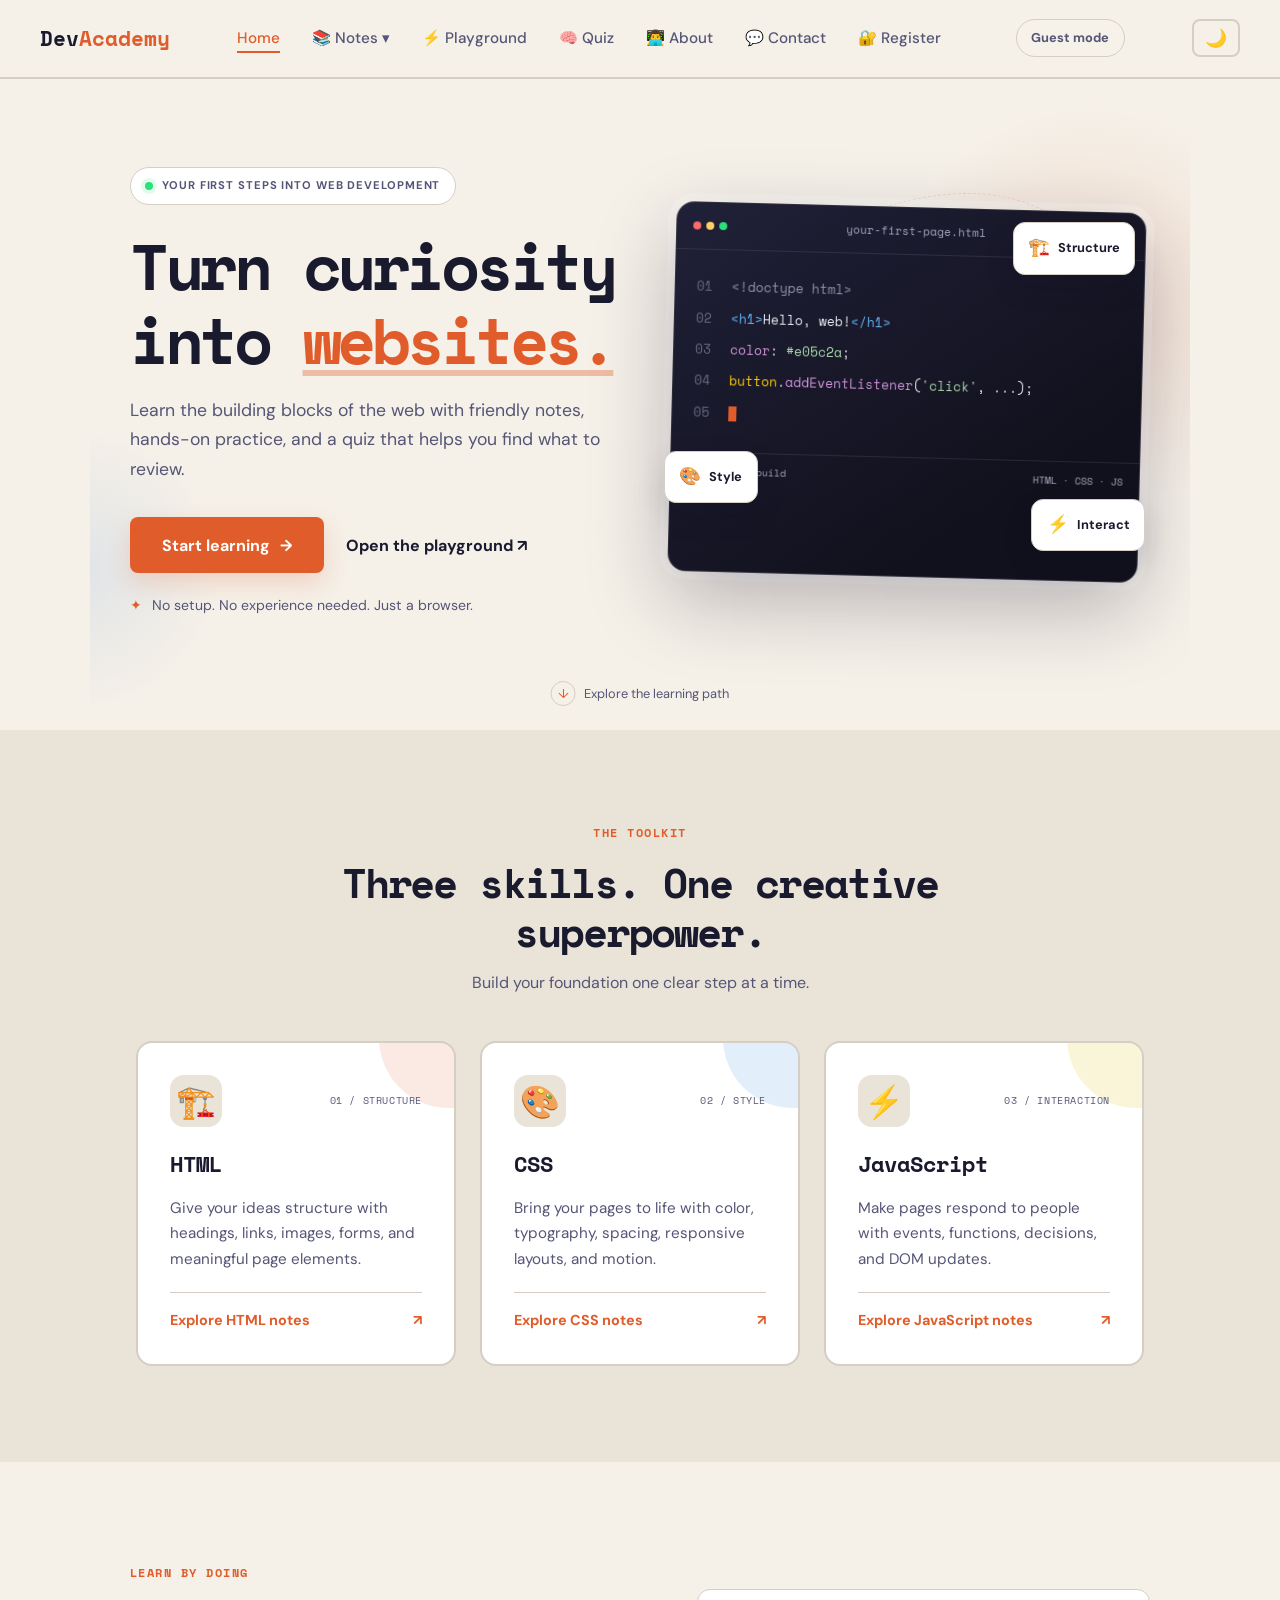
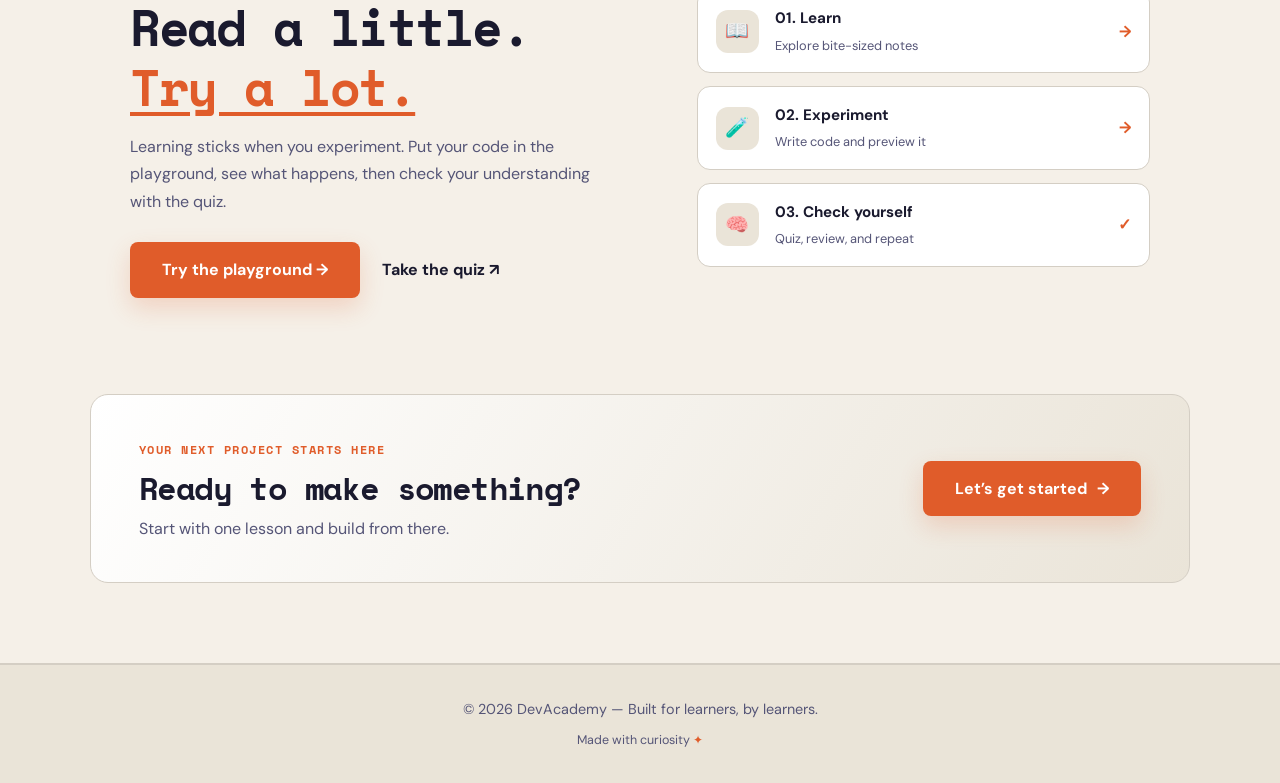
<file: index.html>
<!DOCTYPE html>
<html lang="en">
<head>
    <meta charset="UTF-8">
    <meta name="viewport" content="width=device-width, initial-scale=1.0">
    <meta name="description" content="Learn HTML, CSS, and JavaScript with beginner-friendly notes, a live playground, and a quick knowledge quiz.">
    <title>DevAcademy | Learn Web Development</title>
    <link rel="stylesheet" href="style.css">
    <link rel="stylesheet" href="assets/css/site-helpers.css">
    <link rel="stylesheet" href="landing.css">
    <link href="https://fonts.googleapis.com/css2?family=Space+Mono:wght@400;700&family=DM+Sans:wght@400;500;700&display=swap" rel="stylesheet">
</head>
<body>

    <nav class="navbar">
        <a class="logo" href="index.html" aria-label="DevAcademy home">Dev<span>Academy</span></a>
        <ul class="nav-links">
            <li><a href="index.html" class="active">Home</a></li>
            <li class="dropdown">
                <a href="#" class="dropdown-toggle">📚 Notes ▾</a>
                <ul class="dropdown-menu">
                    <li><a href="html.html">🏗️ HTML</a></li>
                    <li><a href="css.html">🎨 CSS</a></li>
                    <li><a href="js.html">⚡ JavaScript</a></li>
                </ul>
            </li>
            <li><a href="practice.html">⚡ Playground</a></li>
            <li><a href="quiz.html">🧠 Quiz</a></li>
            <li><a href="about.html">👨‍💻 About</a></li>
            <li><a href="contact.html">💬 Contact</a></li>
            <li><a href="regist.html">🔐 Register</a></li>
        </ul>
        <button class="hamburger" type="button" aria-label="Toggle navigation" aria-expanded="false">☰</button>
        <span id="auth-status" class="auth-status">Guest mode</span>
        <button id="theme-toggle" type="button" aria-label="Toggle theme">🌙</button>
    </nav>

    <main>
        <section class="hero landing-hero">
            <div class="hero-text landing-copy">
                <span class="badge"><span class="status-dot" aria-hidden="true"></span> YOUR FIRST STEPS INTO WEB DEVELOPMENT</span>
                <h1>Turn curiosity into <span class="highlight">websites.</span></h1>
                <p>Learn the building blocks of the web with friendly notes, hands-on practice, and a quiz that helps you find what to review.</p>
                <div class="hero-actions">
                    <a href="html.html" class="btn landing-primary">Start learning <span aria-hidden="true">→</span></a>
                    <a href="practice.html" class="landing-secondary">Open the playground <span aria-hidden="true">↗</span></a>
                </div>
                <div class="hero-proof"><span aria-hidden="true">✦</span> No setup. No experience needed. Just a browser.</div>
            </div>
            <div class="hero-graphic landing-visual" aria-label="Code preview showing HTML, CSS, and JavaScript">
                <div class="orbit orbit-one" aria-hidden="true"></div>
                <div class="orbit orbit-two" aria-hidden="true"></div>
                <div class="code-window">
                    <div class="window-top"><span class="window-dots"><i></i><i></i><i></i></span><span>your-first-page.html</span><span class="window-menu">•••</span></div>
                    <div class="code-lines" aria-hidden="true">
                        <p><span class="line-number">01</span><span class="code-muted">&lt;!doctype html&gt;</span></p>
                        <p><span class="line-number">02</span><span class="tag">&lt;h1&gt;</span>Hello, web!<span class="tag">&lt;/h1&gt;</span></p>
                        <p><span class="line-number">03</span><span class="prop">color</span>: <span class="val">#e05c2a</span>;</p>
                        <p><span class="line-number">04</span><span class="fn">button</span>.<span class="prop">addEventListener</span>(<span class="val">'click'</span>, ...);</p>
                        <p><span class="line-number">05</span><span class="cursor-block"></span></p>
                    </div>
                    <div class="window-status"><span><i></i> Ready to build</span><span>HTML · CSS · JS</span></div>
                </div>
                <div class="floating-chip chip-html"><span>🏗️</span> Structure</div>
                <div class="floating-chip chip-css"><span>🎨</span> Style</div>
                <div class="floating-chip chip-js"><span>⚡</span> Interact</div>
            </div>
            <a class="scroll-cue" href="#learning-path"><span aria-hidden="true">↓</span> Explore the learning path</a>
        </section>

        <section class="learning-section" id="learning-path">
            <div class="section-heading">
                <span class="section-kicker">THE TOOLKIT</span>
                <h2>Three skills. One creative superpower.</h2>
                <p>Build your foundation one clear step at a time.</p>
            </div>
            <div class="card-container learning-cards">
                <article class="card learning-card html-card">
                    <div class="card-topline"><span class="card-icon">🏗️</span><span class="module-number">01 / STRUCTURE</span></div>
                    <h3>HTML</h3>
                    <p>Give your ideas structure with headings, links, images, forms, and meaningful page elements.</p>
                    <a href="html.html" class="card-link">Explore HTML notes <span aria-hidden="true">↗</span></a>
                </article>
                <article class="card learning-card css-card">
                    <div class="card-topline"><span class="card-icon">🎨</span><span class="module-number">02 / STYLE</span></div>
                    <h3>CSS</h3>
                    <p>Bring your pages to life with color, typography, spacing, responsive layouts, and motion.</p>
                    <a href="css.html" class="card-link">Explore CSS notes <span aria-hidden="true">↗</span></a>
                </article>
                <article class="card learning-card js-card">
                    <div class="card-topline"><span class="card-icon">⚡</span><span class="module-number">03 / INTERACTION</span></div>
                    <h3>JavaScript</h3>
                    <p>Make pages respond to people with events, functions, decisions, and DOM updates.</p>
                    <a href="js.html" class="card-link">Explore JavaScript notes <span aria-hidden="true">↗</span></a>
                </article>
            </div>
        </section>

        <section class="try-section" aria-labelledby="try-title">
            <div class="try-copy">
                <span class="section-kicker">LEARN BY DOING</span>
                <h2 id="try-title">Read a little.<br><span class="highlight">Try a lot.</span></h2>
                <p>Learning sticks when you experiment. Put your code in the playground, see what happens, then check your understanding with the quiz.</p>
                <div class="hero-actions">
                    <a href="practice.html" class="btn landing-primary">Try the playground →</a>
                    <a href="quiz.html" class="landing-secondary">Take the quiz <span aria-hidden="true">↗</span></a>
                </div>
            </div>
            <div class="learning-steps" aria-label="A simple learning loop">
                <div class="step-card"><span class="step-icon">📖</span><span><strong>01. Learn</strong><small>Explore bite-sized notes</small></span><span class="step-arrow">→</span></div>
                <div class="step-card"><span class="step-icon">🧪</span><span><strong>02. Experiment</strong><small>Write code and preview it</small></span><span class="step-arrow">→</span></div>
                <div class="step-card"><span class="step-icon">🧠</span><span><strong>03. Check yourself</strong><small>Quiz, review, and repeat</small></span><span class="step-arrow">✓</span></div>
            </div>
        </section>

        <section class="landing-cta">
            <div><span class="section-kicker">YOUR NEXT PROJECT STARTS HERE</span><h2>Ready to make something?</h2><p>Start with one lesson and build from there.</p></div>
            <a href="html.html" class="btn landing-primary">Let’s get started <span aria-hidden="true">→</span></a>
        </section>
    </main>

    <footer>
        <p>© 2026 DevAcademy — Built for learners, by learners.</p>
        <p class="footer-note">Made with curiosity <span aria-hidden="true">✦</span></p>
    </footer>

    <script src="script.js"></script>
</body>
</html>
</file>
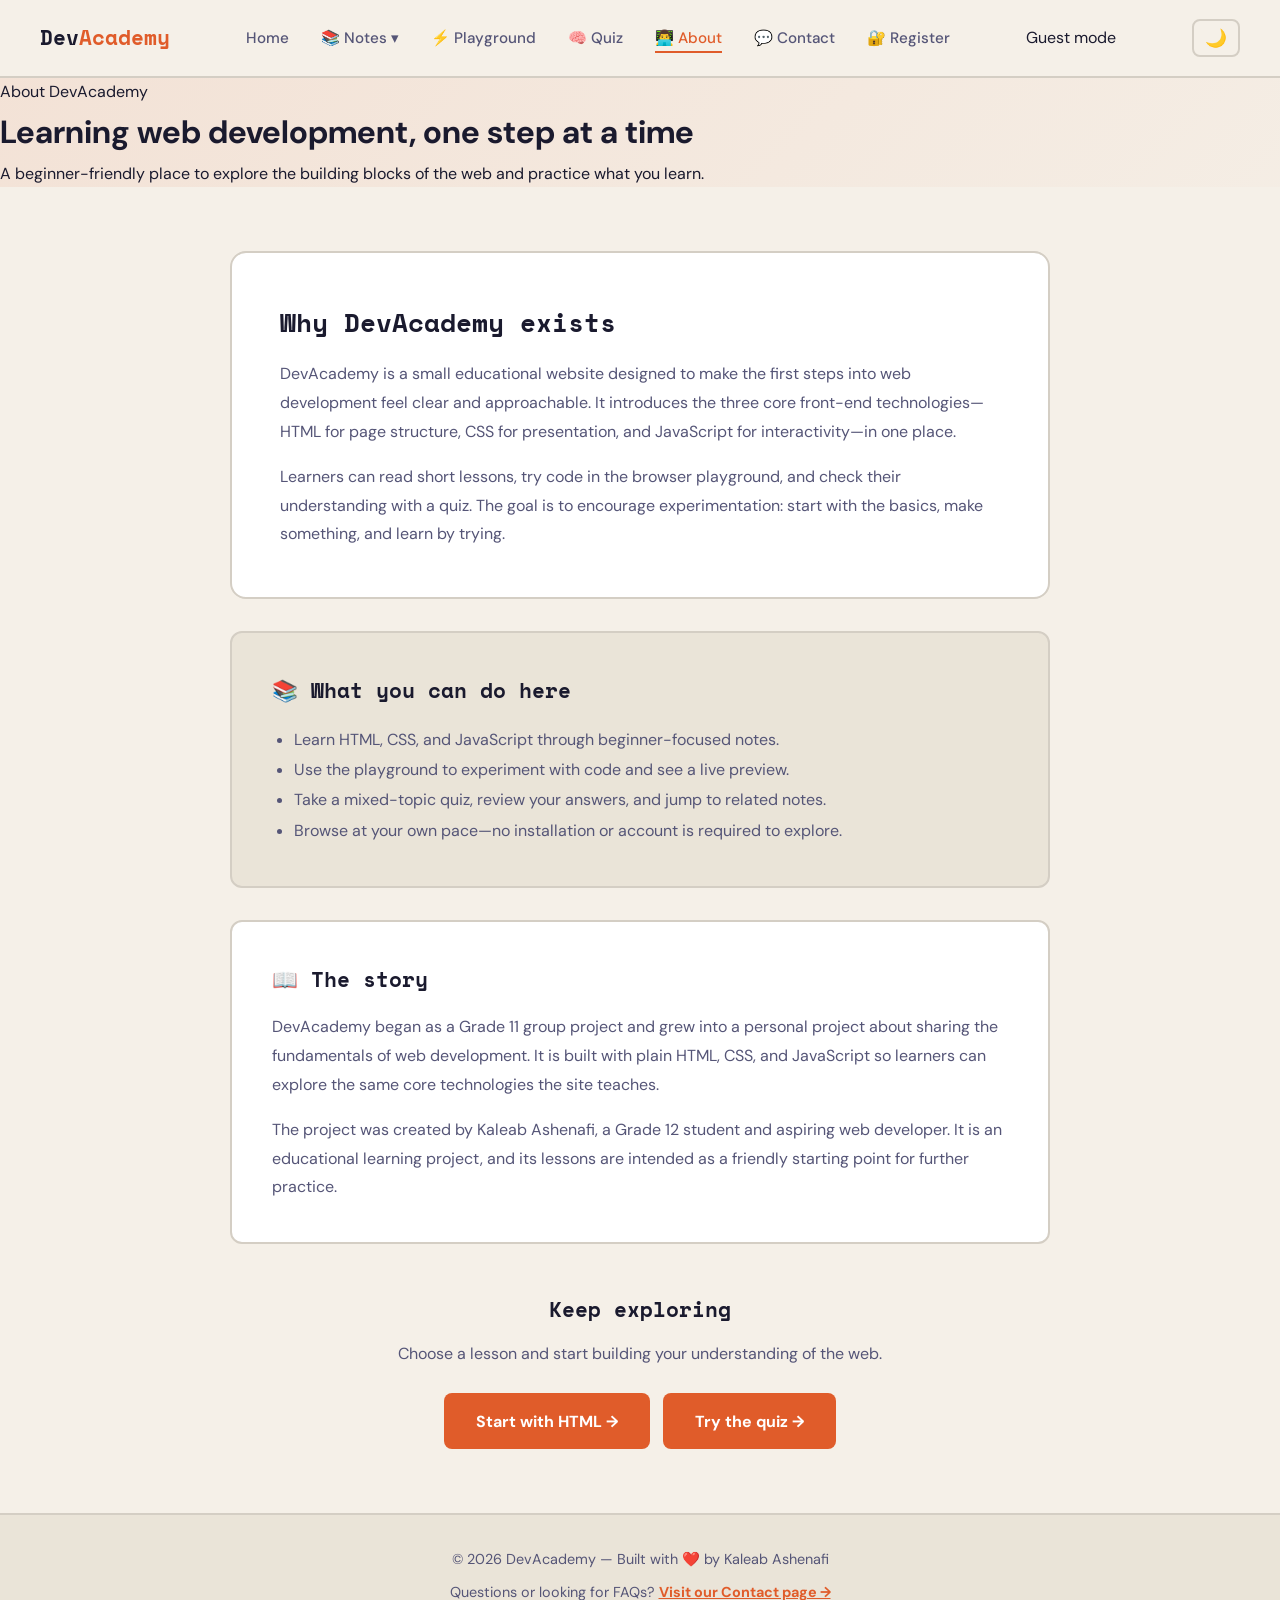
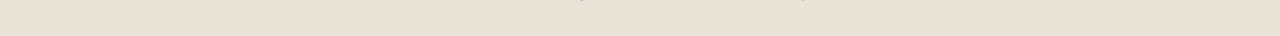
<file: about.html>
<!DOCTYPE html>
<html lang="en">
<head>
    <meta charset="UTF-8">
    <meta name="viewport" content="width=device-width, initial-scale=1.0">
    <title>DevAcademy | About</title>
    <link rel="stylesheet" href="style.css">
    <link rel="stylesheet" href="regist.css">
    <link href="https://fonts.googleapis.com/css2?family=Space+Mono:wght@400;700&family=DM+Sans:wght@400;500;700&display=swap" rel="stylesheet">
</head>
<body>

    <nav class="navbar">
        <div class="logo">Dev<span>Academy</span></div>
        <ul class="nav-links">
            <li><a href="index.html">Home</a></li>
            <li class="dropdown">
                <a href="#" class="dropdown-toggle">📚 Notes ▾</a>
                <ul class="dropdown-menu">
                    <li><a href="html.html">🏗️ HTML</a></li>
                    <li><a href="css.html">🎨 CSS</a></li>
                    <li><a href="js.html">⚡ JavaScript</a></li>
                </ul>
            </li>
            <li><a href="practice.html">⚡ Playground</a></li>
            <li><a href="quiz.html">🧠 Quiz</a></li>
            <li><a href="about.html" class="active">👨‍💻 About</a></li>
            <li><a href="contact.html">💬 Contact</a></li>
            <li><a href="regist.html">🔐 Register</a></li>
        </ul>
        <button class="hamburger" type="button" aria-label="Toggle navigation">☰</button>
        <span id="auth-status" class="auth-status">Guest mode</span>
        <button id="theme-toggle" type="button">🌙</button>
    </nav>

    <header class="page-header" style="background: linear-gradient(135deg, #e05c2a18, #e05c2a05);">
        <span class="lang-badge">About DevAcademy</span>
        <h1>Learning web development, one step at a time</h1>
        <p>A beginner-friendly place to explore the building blocks of the web and practice what you learn.</p>
    </header>

    <main style="max-width: 900px; margin: 0 auto; padding: 4rem 2.5rem;">
        <section style="background: var(--card-bg); border: 2px solid var(--border); border-radius: 16px; padding: 3rem; margin-bottom: 2rem;">
            <h2 style="font-family: 'Space Mono', monospace; font-size: 1.6rem; margin-bottom: 1rem; color: var(--text);">Why DevAcademy exists</h2>
            <p style="color: var(--text2); line-height: 1.8; margin-bottom: 1rem;">
                DevAcademy is a small educational website designed to make the first steps into web development feel clear and approachable. It introduces the three core front-end technologies—HTML for page structure, CSS for presentation, and JavaScript for interactivity—in one place.
            </p>
            <p style="color: var(--text2); line-height: 1.8;">
                Learners can read short lessons, try code in the browser playground, and check their understanding with a quiz. The goal is to encourage experimentation: start with the basics, make something, and learn by trying.
            </p>
        </section>

        <section style="background: var(--bg2); border: 2px solid var(--border); border-radius: 12px; padding: 2.5rem; margin-bottom: 2rem;">
            <h2 style="font-family: 'Space Mono', monospace; font-size: 1.3rem; margin-bottom: 1rem; color: var(--text);">📚 What you can do here</h2>
            <ul style="color: var(--text2); line-height: 1.9; padding-left: 1.4rem;">
                <li>Learn HTML, CSS, and JavaScript through beginner-focused notes.</li>
                <li>Use the playground to experiment with code and see a live preview.</li>
                <li>Take a mixed-topic quiz, review your answers, and jump to related notes.</li>
                <li>Browse at your own pace—no installation or account is required to explore.</li>
            </ul>
        </section>

        <section style="background: var(--card-bg); border: 2px solid var(--border); border-radius: 12px; padding: 2.5rem; margin-bottom: 2rem;">
            <h2 style="font-family: 'Space Mono', monospace; font-size: 1.3rem; margin-bottom: 1rem; color: var(--text);">📖 The story</h2>
            <p style="color: var(--text2); line-height: 1.8; margin-bottom: 1rem;">
                DevAcademy began as a Grade 11 group project and grew into a personal project about sharing the fundamentals of web development. It is built with plain HTML, CSS, and JavaScript so learners can explore the same core technologies the site teaches.
            </p>
            <p style="color: var(--text2); line-height: 1.8;">
                The project was created by Kaleab Ashenafi, a Grade 12 student and aspiring web developer. It is an educational learning project, and its lessons are intended as a friendly starting point for further practice.
            </p>
        </section>

        <section style="text-align: center; padding: 1rem 0 0;">
            <h2 style="font-family: 'Space Mono', monospace; font-size: 1.3rem; margin-bottom: 0.8rem; color: var(--text);">Keep exploring</h2>
            <p style="color: var(--text2); line-height: 1.8; margin-bottom: 1.5rem;">Choose a lesson and start building your understanding of the web.</p>
            <div style="display: flex; gap: 0.8rem; justify-content: center; flex-wrap: wrap;">
                <a class="btn" href="html.html">Start with HTML →</a>
                <a class="btn" href="quiz.html">Try the quiz →</a>
            </div>
        </section>
    </main>

    <footer>
        <p>© 2026 DevAcademy — Built with ❤️ by Kaleab Ashenafi</p>
        <p style="margin-top: 0.5rem;">Questions or looking for FAQs? <a href="contact.html" style="color: var(--accent); font-weight: 700;">Visit our Contact page →</a></p>
    </footer>

    <script src="script.js"></script>
</body>
</html>
</file>
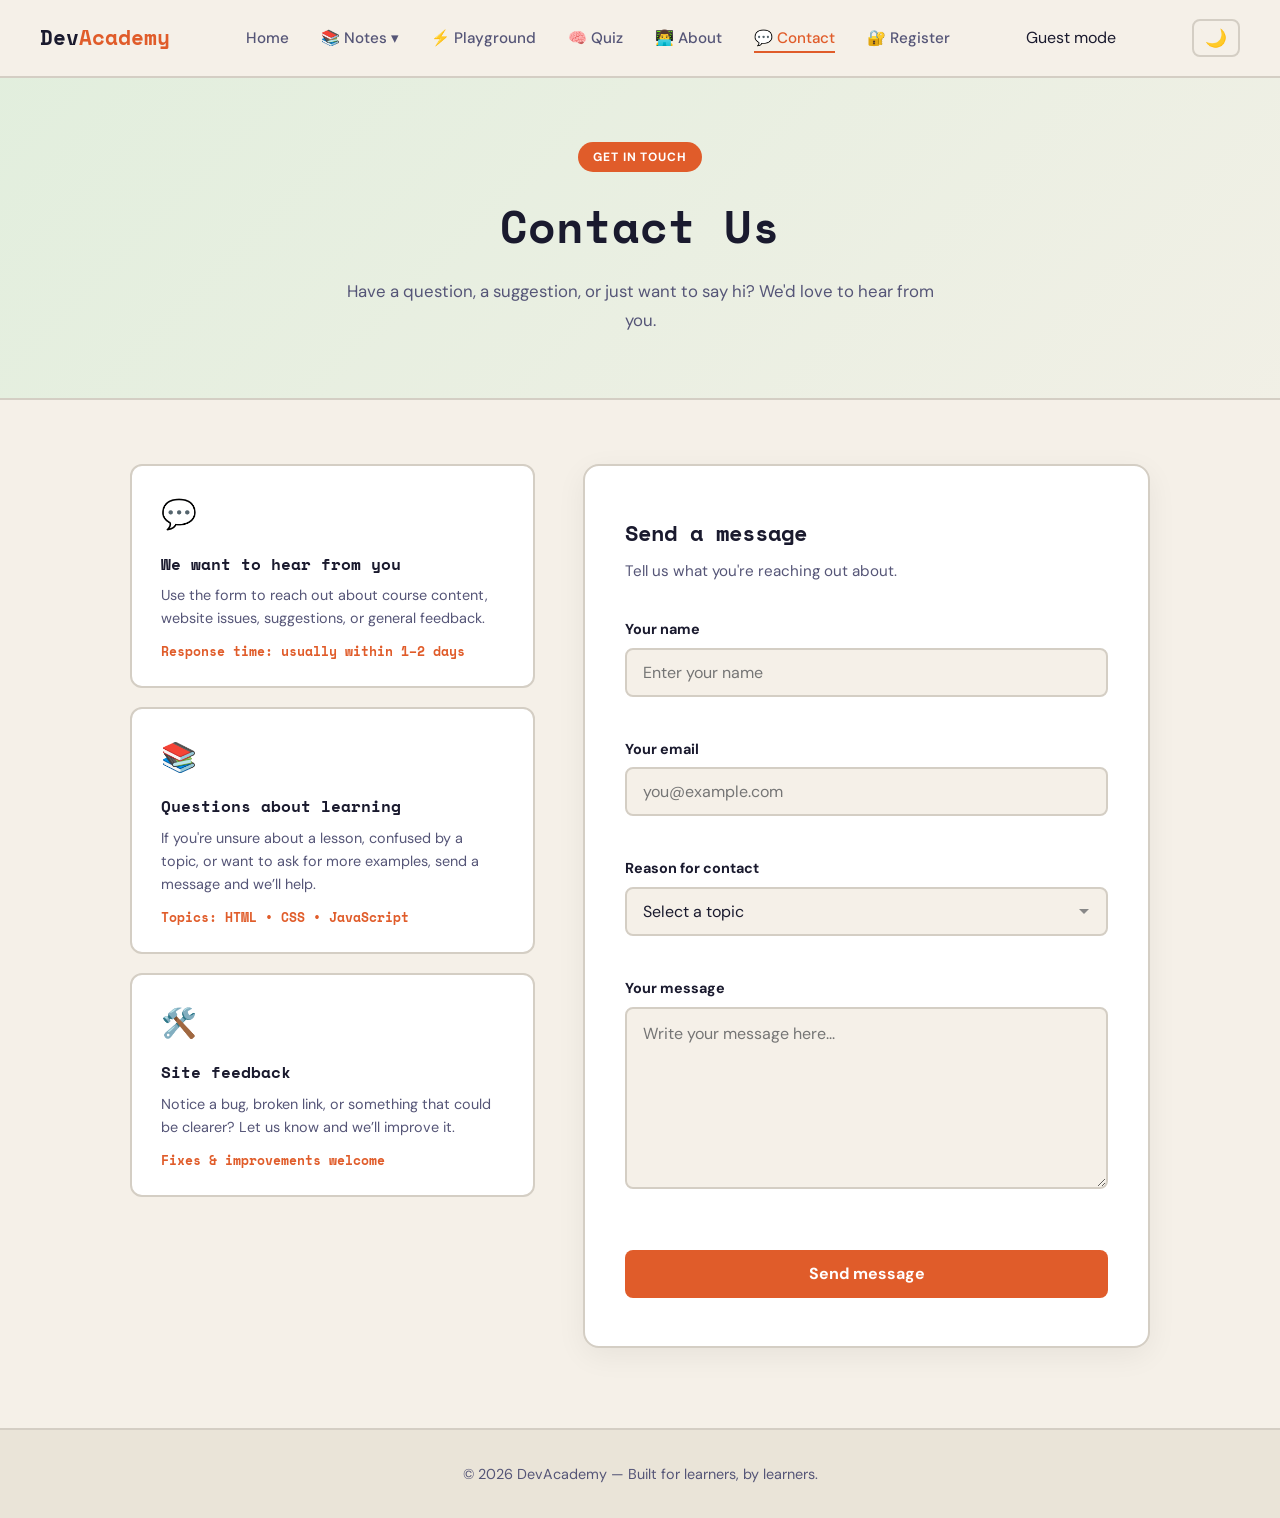
<file: contact.html>
<!DOCTYPE html>
<html lang="en">
<head>
    <meta charset="UTF-8">
    <meta name="viewport" content="width=device-width, initial-scale=1.0">
    <title>DevAcademy | Contact Us</title>
    <link rel="stylesheet" href="style.css">
    <link rel="stylesheet" href="regist.css">
    <link rel="stylesheet" href="contact.css">
    <link href="https://fonts.googleapis.com/css2?family=Space+Mono:wght@400;700&family=DM+Sans:wght@400;500;700&display=swap" rel="stylesheet">
</head>
<body>

    <nav class="navbar">
        <div class="logo">Dev<span>Academy</span></div>
        <ul class="nav-links">
            <li><a href="index.html">Home</a></li>
            <li class="dropdown">
                <a href="#" class="dropdown-toggle">📚 Notes ▾</a>
                <ul class="dropdown-menu">
                    <li><a href="html.html">🏗️ HTML</a></li>
                    <li><a href="css.html">🎨 CSS</a></li>
                    <li><a href="js.html">⚡ JavaScript</a></li>
                </ul>
            </li>
            <li><a href="practice.html">⚡ Playground</a></li>
            <li><a href="quiz.html">🧠 Quiz</a></li>
            <li><a href="about.html">👨‍💻 About</a></li>
            <li><a href="contact.html" class="active">💬 Contact</a></li>
            <li><a href="regist.html">🔐 Register</a></li>
        </ul>
        <button class="hamburger" type="button" aria-label="Toggle navigation">☰</button>
        <span id="auth-status" class="auth-status">Guest mode</span>
        <button id="theme-toggle" type="button">🌙</button>
    </nav>

    <header class="page-header contact-header">
        <span class="lang-badge">Get in Touch</span>
        <h1>Contact Us</h1>
        <p>Have a question, a suggestion, or just want to say hi? We'd love to hear from you.</p>
    </header>

    <main class="contact-wrapper">
        <div class="contact-info">
            <div class="info-card">
                <div class="info-icon">💬</div>
                <h3>We want to hear from you</h3>
                <p>Use the form to reach out about course content, website issues, suggestions, or general feedback.</p>
                <div class="info-detail">Response time: usually within 1–2 days</div>
            </div>

            <div class="info-card">
                <div class="info-icon">📚</div>
                <h3>Questions about learning</h3>
                <p>If you're unsure about a lesson, confused by a topic, or want to ask for more examples, send a message and we’ll help.</p>
                <div class="info-detail">Topics: HTML • CSS • JavaScript</div>
            </div>

            <div class="info-card">
                <div class="info-icon">🛠️</div>
                <h3>Site feedback</h3>
                <p>Notice a bug, broken link, or something that could be clearer? Let us know and we’ll improve it.</p>
                <div class="info-detail">Fixes & improvements welcome</div>
            </div>
        </div>

        <div class="contact-form-wrap">
            <div id="contact-form-box" class="auth-card contact-card">
                <h2>Send a message</h2>
                <p class="auth-subtitle">Tell us what you're reaching out about.</p>

                <div class="form-group">
                    <label for="contact-name">Your name</label>
                    <input type="text" id="contact-name" placeholder="Enter your name">
                    <span class="field-error" id="name-error"></span>
                </div>

                <div class="form-group">
                    <label for="contact-email">Your email</label>
                    <input type="email" id="contact-email" placeholder="you@example.com">
                    <span class="field-error" id="email-error"></span>
                </div>

                <div class="form-group">
                    <label for="contact-subject">Reason for contact</label>
                    <select id="contact-subject">
                        <option value="">Select a topic</option>
                        <option value="general">General enquiry</option>
                        <option value="question">Lesson question</option>
                        <option value="suggestion">Course suggestion</option>
                        <option value="bug">Bug report</option>
                        <option value="other">Other</option>
                    </select>
                    <span class="field-error" id="subject-error"></span>
                </div>

                <div class="form-group">
                    <label for="contact-message">Your message</label>
                    <textarea id="contact-message" rows="6" placeholder="Write your message here..."></textarea>
                    <span class="field-error" id="message-error"></span>
                </div>

                <button type="button" class="quiz-btn" onclick="sendMessage()">Send message</button>
            </div>

            <div id="contact-success" class="auth-card contact-card hidden" style="text-align:center;">
                <div class="auth-icon">✅</div>
                <h2>Message sent</h2>
                <p id="success-detail" class="auth-subtitle">Thanks for getting in touch.</p>
                <button type="button" class="quiz-btn" onclick="resetContactForm()">Send another message</button>
                <a href="index.html" class="btn-secondary-link">Back to home</a>
            </div>
        </div>
    </main>

    <footer>
        <p>© 2026 DevAcademy — Built for learners, by learners.</p>
    </footer>

    <script src="script.js"></script>
    <script>
        function sendMessage() {
            const name = document.getElementById('contact-name').value.trim();
            const email = document.getElementById('contact-email').value.trim();
            const subject = document.getElementById('contact-subject').value;
            const message = document.getElementById('contact-message').value.trim();

            const nameError = document.getElementById('name-error');
            const emailError = document.getElementById('email-error');
            const subjectError = document.getElementById('subject-error');
            const messageError = document.getElementById('message-error');

            nameError.textContent = '';
            emailError.textContent = '';
            subjectError.textContent = '';
            messageError.textContent = '';

            let hasError = false;

            if (!name) {
                nameError.textContent = 'Please enter your name.';
                hasError = true;
            } else if (name.length < 2) {
                nameError.textContent = 'Name must be at least 2 characters.';
                hasError = true;
            }

            if (!email) {
                emailError.textContent = 'Please enter your email.';
                hasError = true;
            } else if (!email.includes('@') || !email.includes('.')) {
                emailError.textContent = 'Please enter a valid email address.';
                hasError = true;
            }

            if (!subject) {
                subjectError.textContent = 'Please select a topic.';
                hasError = true;
            }

            if (!message) {
                messageError.textContent = 'Message cannot be empty.';
                hasError = true;
            } else if (message.length < 10) {
                messageError.textContent = 'Message is too short — please include more detail.';
                hasError = true;
            }

            if (hasError) return;

            const topicLabels = {
                general: 'General enquiry',
                question: 'Lesson question',
                suggestion: 'Course suggestion',
                bug: 'Bug report',
                other: 'Other'
            };

            document.getElementById('success-detail').textContent = `Thanks, ${name}! We’ll get back to ${email} about your "${topicLabels[subject]}" message soon.`;
            document.getElementById('contact-form-box').classList.add('hidden');
            document.getElementById('contact-success').classList.remove('hidden');
        }

        function resetContactForm() {
            document.getElementById('contact-name').value = '';
            document.getElementById('contact-email').value = '';
            document.getElementById('contact-subject').value = '';
            document.getElementById('contact-message').value = '';
            document.getElementById('name-error').textContent = '';
            document.getElementById('email-error').textContent = '';
            document.getElementById('subject-error').textContent = '';
            document.getElementById('message-error').textContent = '';
            document.getElementById('contact-success').classList.add('hidden');
            document.getElementById('contact-form-box').classList.remove('hidden');
        }
    </script>
</body>
</html>
</file>
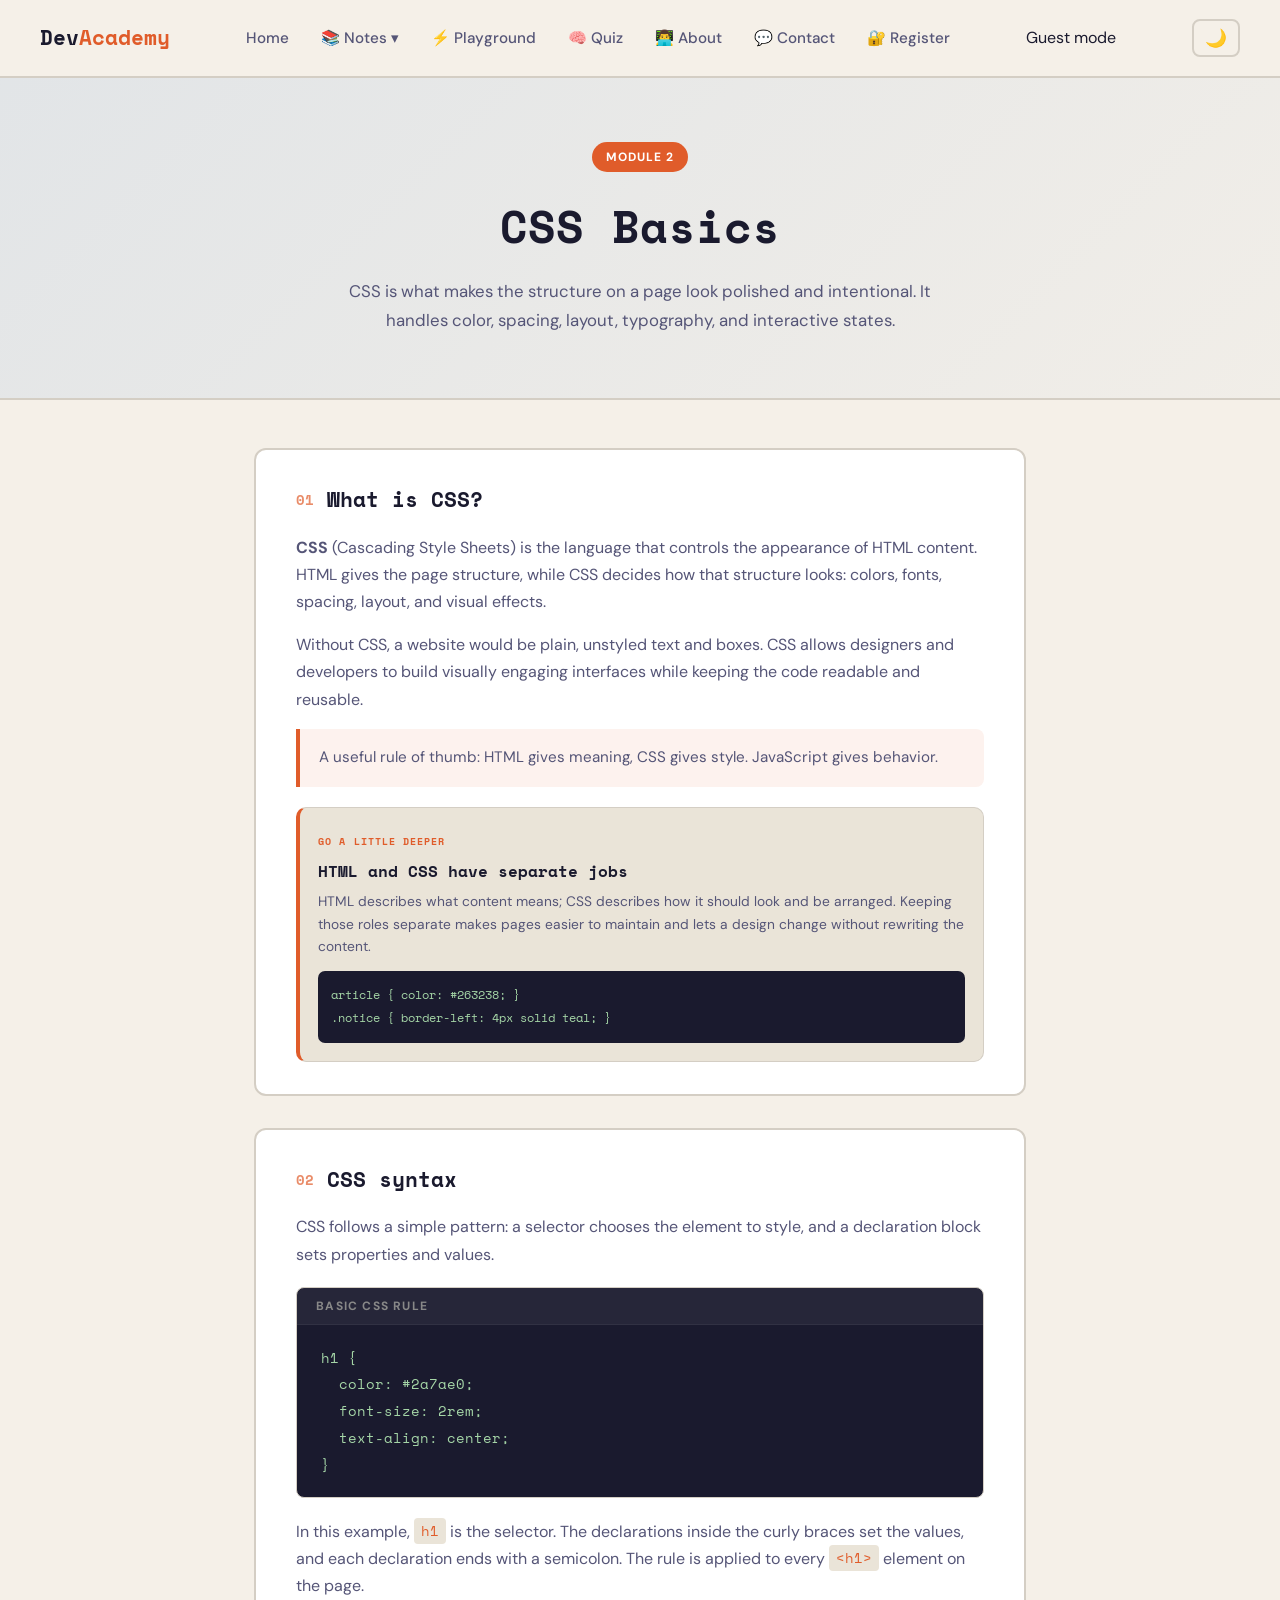
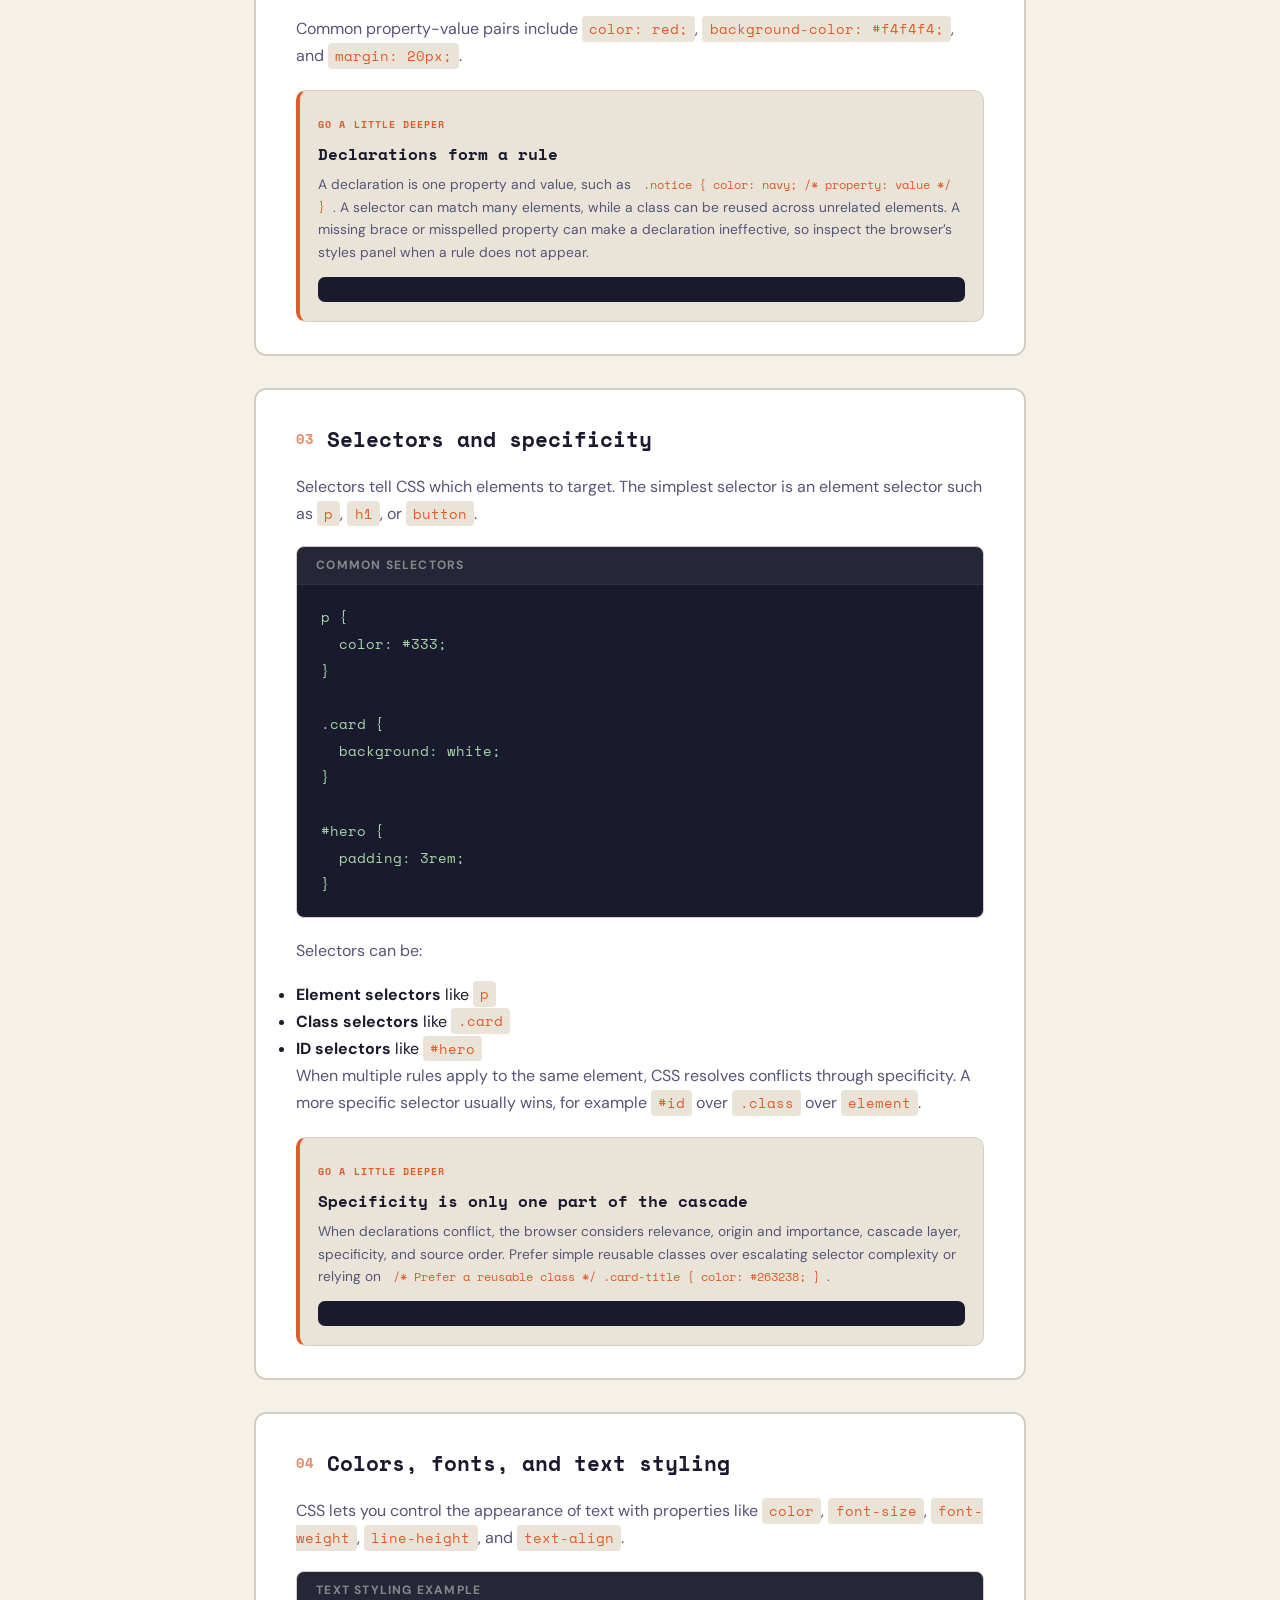
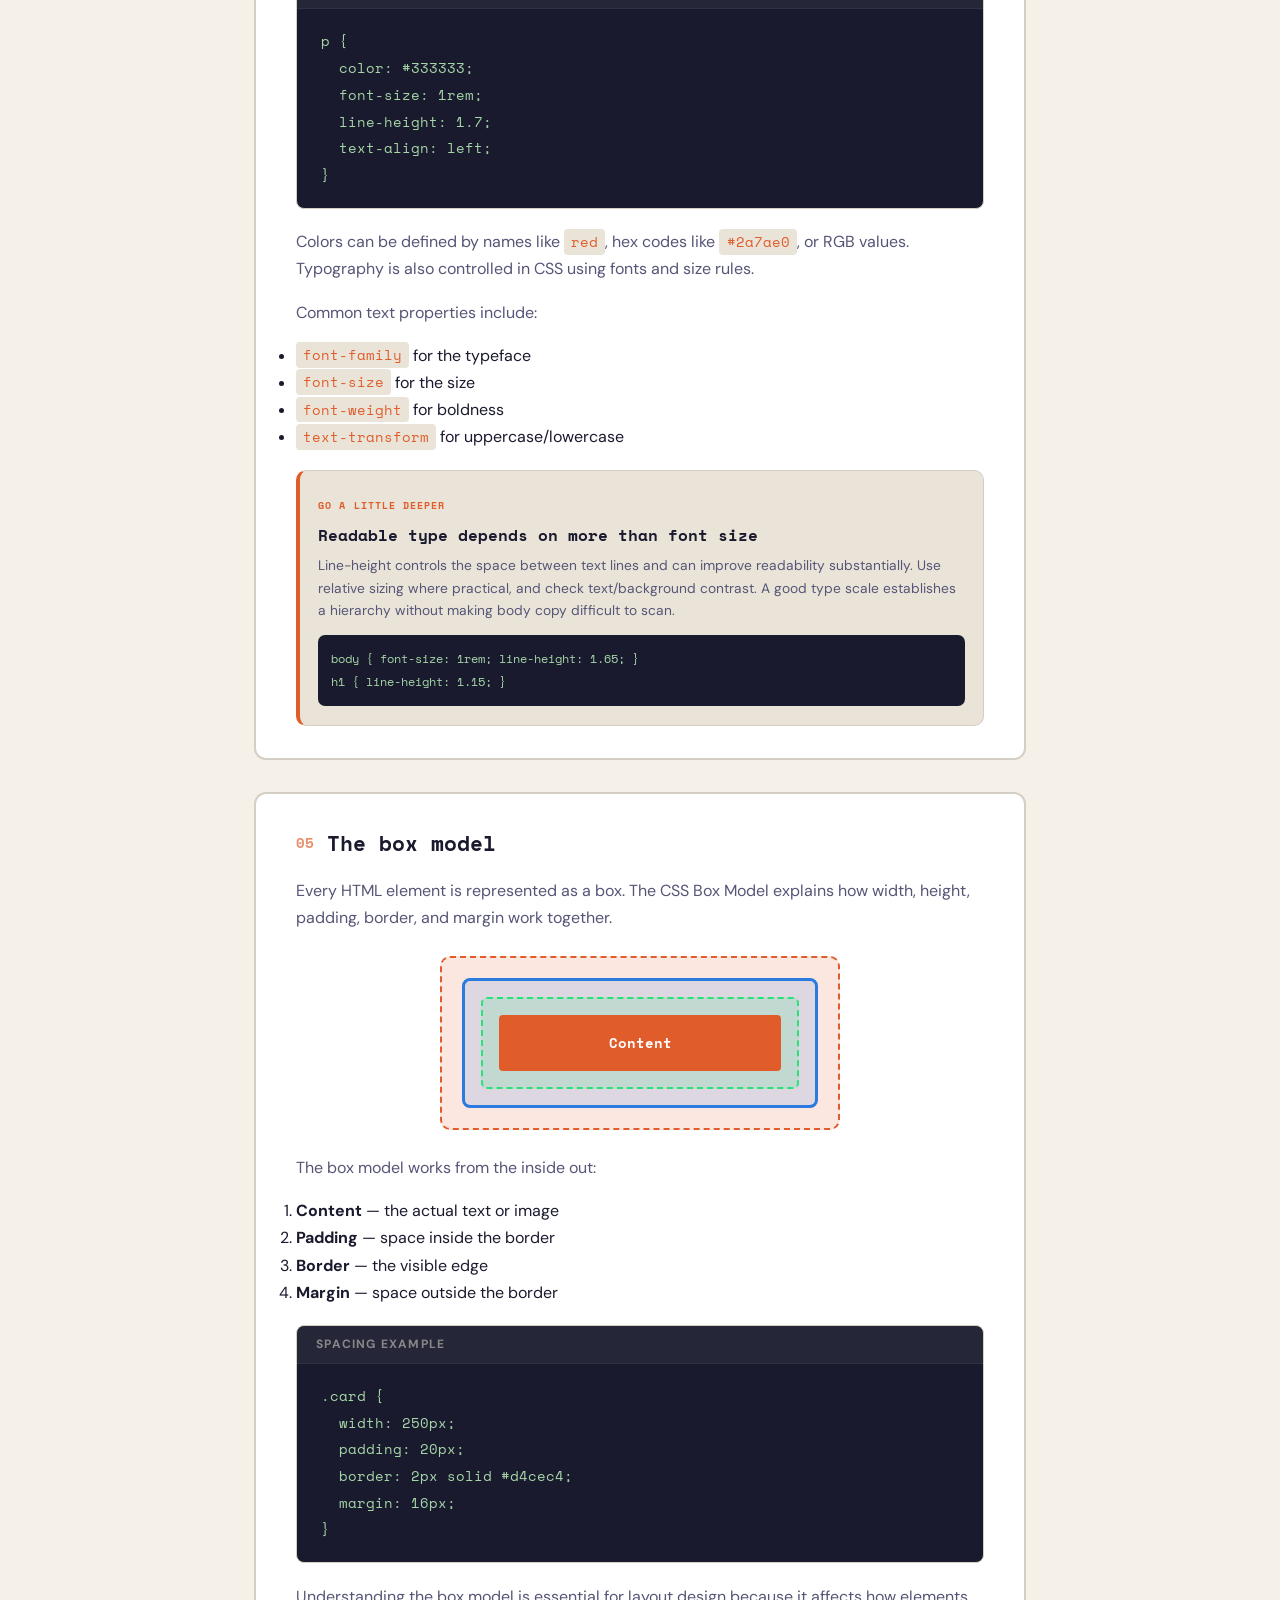
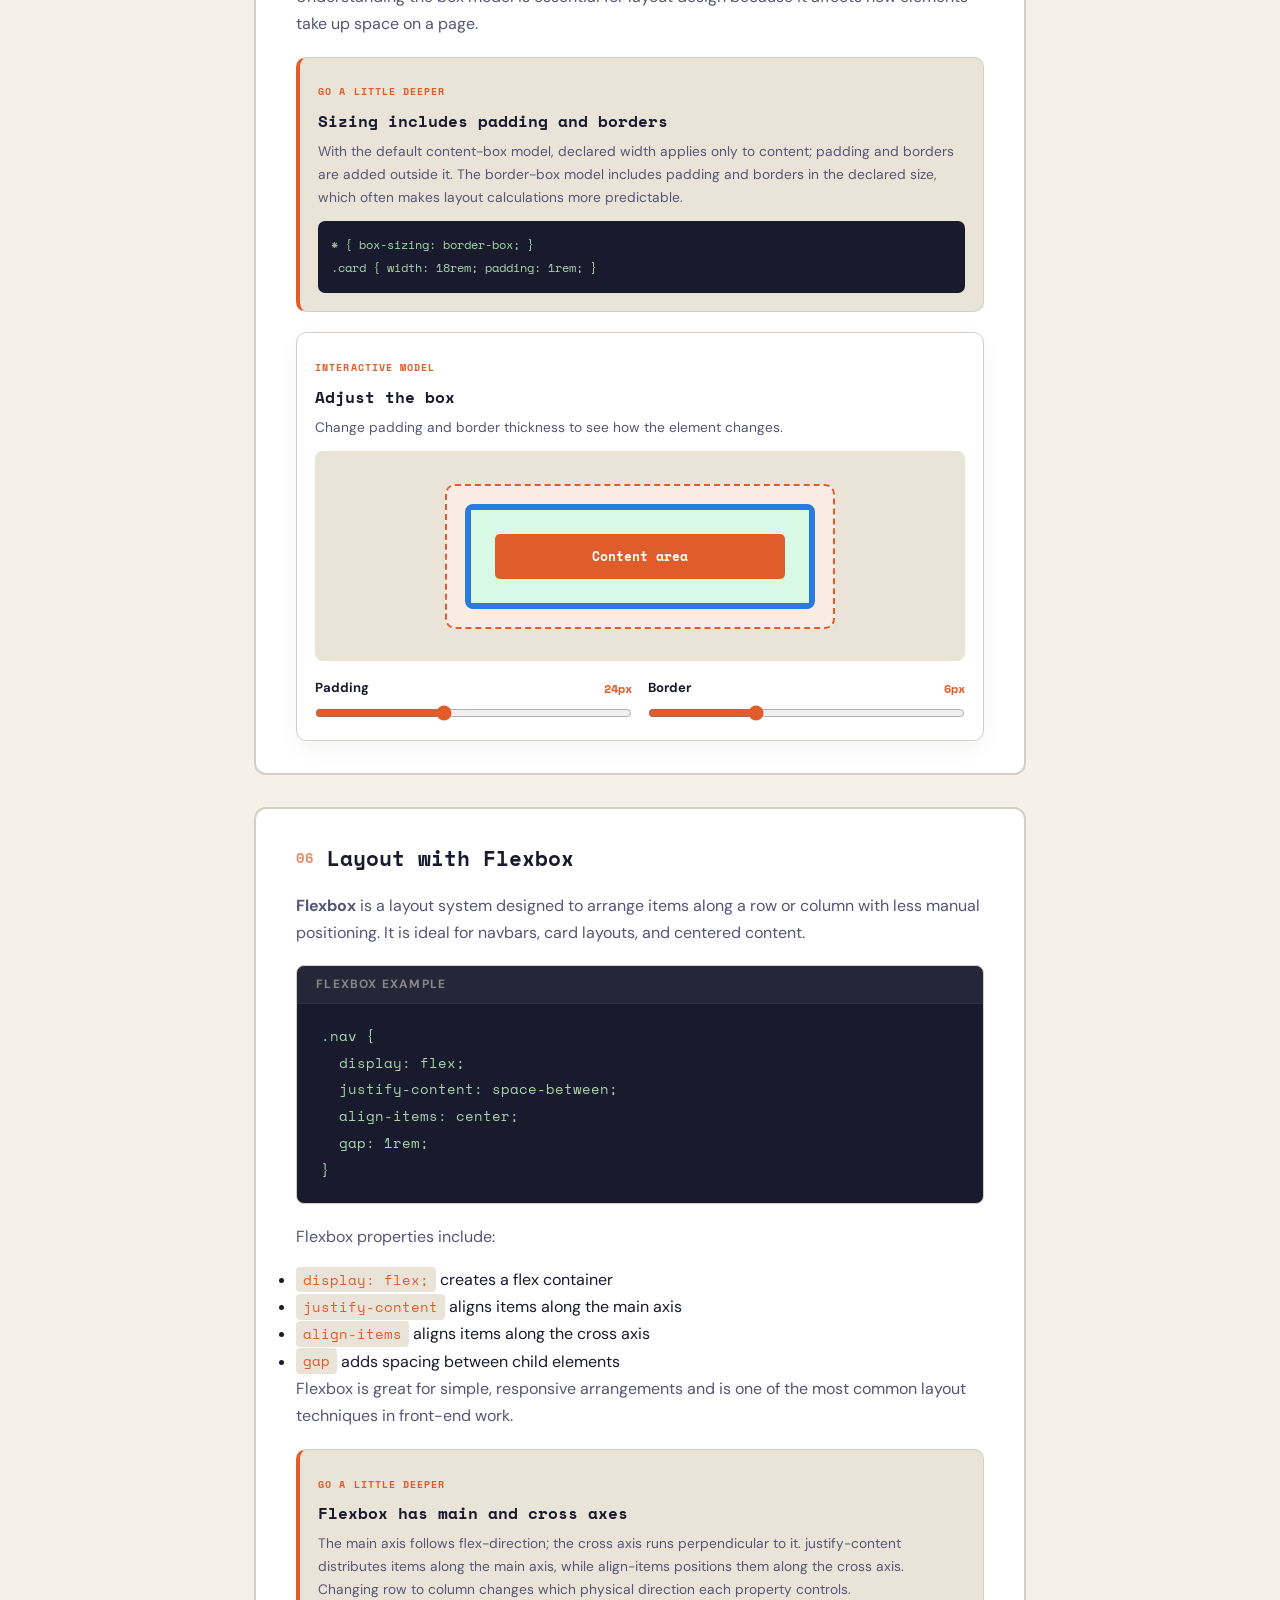
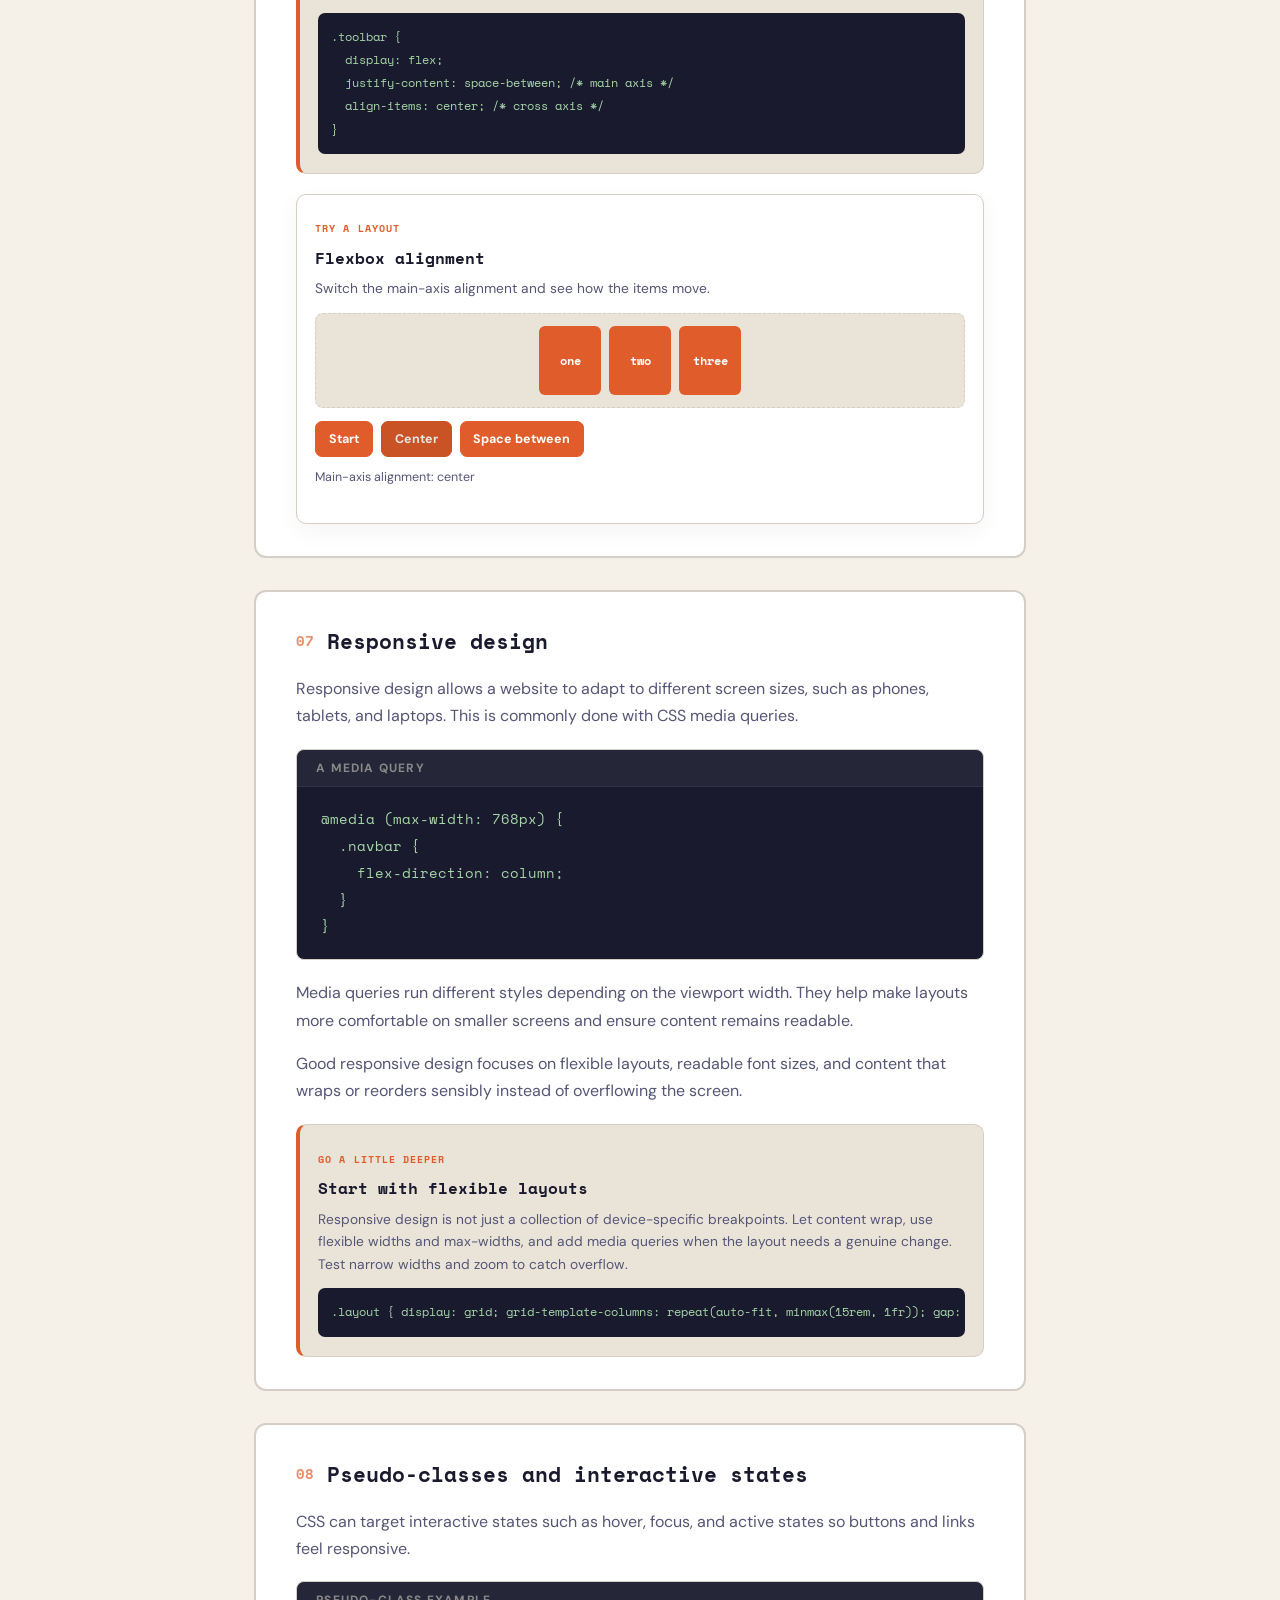
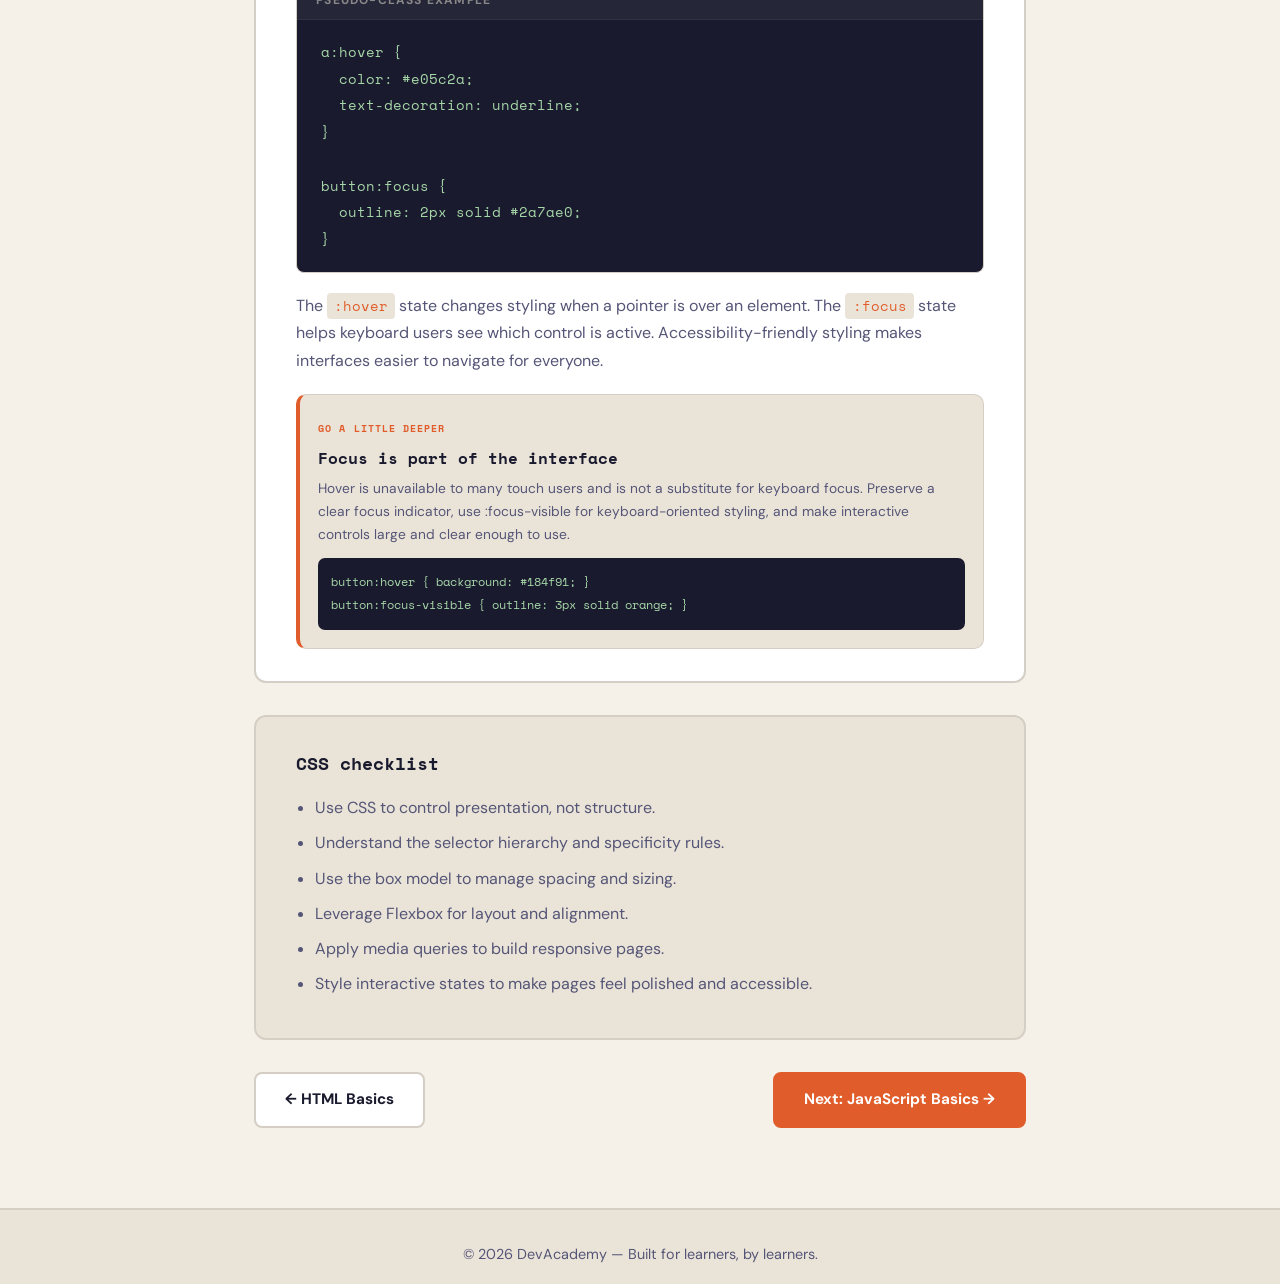
<file: css.html>
<!DOCTYPE html>
<html lang="en">
<head>
    <meta charset="UTF-8">
    <meta name="viewport" content="width=device-width, initial-scale=1.0">
    <title>DevAcademy | CSS Notes</title>
    <link rel="stylesheet" href="style.css">
    <link rel="stylesheet" href="notes.css">
    <link href="https://fonts.googleapis.com/css2?family=Space+Mono:wght@400;700&family=DM+Sans:wght@400;500;700&display=swap" rel="stylesheet">
    <script src="auth-check.js"></script>
</head>
<body>

    <nav class="navbar">
        <div class="logo">Dev<span>Academy</span></div>
        <ul class="nav-links">
            <li><a href="index.html">Home</a></li>
            <li class="dropdown">
                <a href="#" class="dropdown-toggle">📚 Notes ▾</a>
                <ul class="dropdown-menu">
                    <li><a href="html.html">🏗️ HTML</a></li>
                    <li><a href="css.html" class="active">🎨 CSS</a></li>
                    <li><a href="js.html">⚡ JavaScript</a></li>
                </ul>
            </li>
            <li><a href="practice.html">⚡ Playground</a></li>
            <li><a href="quiz.html">🧠 Quiz</a></li>
            <li><a href="about.html">👨‍💻 About</a></li>
            <li><a href="contact.html">💬 Contact</a></li>
            <li><a href="regist.html">🔐 Register</a></li>
        </ul>
        <button class="hamburger">☰</button>
        <span id="auth-status" class="auth-status">Guest mode</span>
        <button id="theme-toggle">🌙</button>
    </nav>

    <div class="page-header css-header">
        <span class="lang-badge">Module 2</span>
        <h1>CSS Basics</h1>
        <p>CSS is what makes the structure on a page look polished and intentional. It handles color, spacing, layout, typography, and interactive states.</p>
    </div>

    <main class="notes-container">
        <section class="note-card">
            <h2><span class="num">01</span> What is CSS?</h2>
            <p><strong>CSS</strong> (Cascading Style Sheets) is the language that controls the appearance of HTML content. HTML gives the page structure, while CSS decides how that structure looks: colors, fonts, spacing, layout, and visual effects.</p>
            <p>Without CSS, a website would be plain, unstyled text and boxes. CSS allows designers and developers to build visually engaging interfaces while keeping the code readable and reusable.</p>
            <div class="tip-box">A useful rule of thumb: HTML gives meaning, CSS gives style. JavaScript gives behavior.</div>
        </section>

        <section class="note-card">
            <h2><span class="num">02</span> CSS syntax</h2>
            <p>CSS follows a simple pattern: a selector chooses the element to style, and a declaration block sets properties and values.</p>
            <div class="code-block">
                <div class="code-header">Basic CSS rule</div>
                <pre><code>h1 {
  color: #2a7ae0;
  font-size: 2rem;
  text-align: center;
}</code></pre>
            </div>
            <p>In this example, <code>h1</code> is the selector. The declarations inside the curly braces set the values, and each declaration ends with a semicolon. The rule is applied to every <code>&lt;h1&gt;</code> element on the page.</p>
            <p>Common property-value pairs include <code>color: red;</code>, <code>background-color: #f4f4f4;</code>, and <code>margin: 20px;</code>.</p>
        </section>

        <section class="note-card">
            <h2><span class="num">03</span> Selectors and specificity</h2>
            <p>Selectors tell CSS which elements to target. The simplest selector is an element selector such as <code>p</code>, <code>h1</code>, or <code>button</code>.</p>
            <div class="code-block">
                <div class="code-header">Common selectors</div>
                <pre><code>p {
  color: #333;
}

.card {
  background: white;
}

#hero {
  padding: 3rem;
}</code></pre>
            </div>
            <p>Selectors can be:</p>
            <ul>
                <li><strong>Element selectors</strong> like <code>p</code></li>
                <li><strong>Class selectors</strong> like <code>.card</code></li>
                <li><strong>ID selectors</strong> like <code>#hero</code></li>
            </ul>
            <p>When multiple rules apply to the same element, CSS resolves conflicts through specificity. A more specific selector usually wins, for example <code>#id</code> over <code>.class</code> over <code>element</code>.</p>
        </section>

        <section class="note-card">
            <h2><span class="num">04</span> Colors, fonts, and text styling</h2>
            <p>CSS lets you control the appearance of text with properties like <code>color</code>, <code>font-size</code>, <code>font-weight</code>, <code>line-height</code>, and <code>text-align</code>.</p>
            <div class="code-block">
                <div class="code-header">Text styling example</div>
                <pre><code>p {
  color: #333333;
  font-size: 1rem;
  line-height: 1.7;
  text-align: left;
}</code></pre>
            </div>
            <p>Colors can be defined by names like <code>red</code>, hex codes like <code>#2a7ae0</code>, or RGB values. Typography is also controlled in CSS using fonts and size rules.</p>
            <p>Common text properties include:</p>
            <ul>
                <li><code>font-family</code> for the typeface</li>
                <li><code>font-size</code> for the size</li>
                <li><code>font-weight</code> for boldness</li>
                <li><code>text-transform</code> for uppercase/lowercase</li>
            </ul>
        </section>

        <section class="note-card">
            <h2><span class="num">05</span> The box model</h2>
            <p>Every HTML element is represented as a box. The CSS Box Model explains how width, height, padding, border, and margin work together.</p>
            <div class="box-model-demo" aria-label="Box model diagram">
                <div class="bm-margin">
                    <div class="bm-border">
                        <div class="bm-padding">
                            <div class="bm-content">Content</div>
                        </div>
                    </div>
                </div>
            </div>
            <p>The box model works from the inside out:</p>
            <ol>
                <li><strong>Content</strong> — the actual text or image</li>
                <li><strong>Padding</strong> — space inside the border</li>
                <li><strong>Border</strong> — the visible edge</li>
                <li><strong>Margin</strong> — space outside the border</li>
            </ol>
            <div class="code-block">
                <div class="code-header">Spacing example</div>
                <pre><code>.card {
  width: 250px;
  padding: 20px;
  border: 2px solid #d4cec4;
  margin: 16px;
}</code></pre>
            </div>
            <p>Understanding the box model is essential for layout design because it affects how elements take up space on a page.</p>
        </section>

        <section class="note-card">
            <h2><span class="num">06</span> Layout with Flexbox</h2>
            <p><strong>Flexbox</strong> is a layout system designed to arrange items along a row or column with less manual positioning. It is ideal for navbars, card layouts, and centered content.</p>
            <div class="code-block">
                <div class="code-header">Flexbox example</div>
                <pre><code>.nav {
  display: flex;
  justify-content: space-between;
  align-items: center;
  gap: 1rem;
}</code></pre>
            </div>
            <p>Flexbox properties include:</p>
            <ul>
                <li><code>display: flex;</code> creates a flex container</li>
                <li><code>justify-content</code> aligns items along the main axis</li>
                <li><code>align-items</code> aligns items along the cross axis</li>
                <li><code>gap</code> adds spacing between child elements</li>
            </ul>
            <p>Flexbox is great for simple, responsive arrangements and is one of the most common layout techniques in front-end work.</p>
        </section>

        <section class="note-card">
            <h2><span class="num">07</span> Responsive design</h2>
            <p>Responsive design allows a website to adapt to different screen sizes, such as phones, tablets, and laptops. This is commonly done with CSS media queries.</p>
            <div class="code-block">
                <div class="code-header">A media query</div>
                <pre><code>@media (max-width: 768px) {
  .navbar {
    flex-direction: column;
  }
}</code></pre>
            </div>
            <p>Media queries run different styles depending on the viewport width. They help make layouts more comfortable on smaller screens and ensure content remains readable.</p>
            <p>Good responsive design focuses on flexible layouts, readable font sizes, and content that wraps or reorders sensibly instead of overflowing the screen.</p>
        </section>

        <section class="note-card">
            <h2><span class="num">08</span> Pseudo-classes and interactive states</h2>
            <p>CSS can target interactive states such as hover, focus, and active states so buttons and links feel responsive.</p>
            <div class="code-block">
                <div class="code-header">Pseudo-class example</div>
                <pre><code>a:hover {
  color: #e05c2a;
  text-decoration: underline;
}

button:focus {
  outline: 2px solid #2a7ae0;
}</code></pre>
            </div>
            <p>The <code>:hover</code> state changes styling when a pointer is over an element. The <code>:focus</code> state helps keyboard users see which control is active. Accessibility-friendly styling makes interfaces easier to navigate for everyone.</p>
        </section>

        <section class="recap-box">
            <h3>CSS checklist</h3>
            <ul>
                <li>Use CSS to control presentation, not structure.</li>
                <li>Understand the selector hierarchy and specificity rules.</li>
                <li>Use the box model to manage spacing and sizing.</li>
                <li>Leverage Flexbox for layout and alignment.</li>
                <li>Apply media queries to build responsive pages.</li>
                <li>Style interactive states to make pages feel polished and accessible.</li>
            </ul>
        </section>

        <nav class="page-nav" aria-label="Module navigation">
            <a class="btn-nav" href="html.html">← HTML Basics</a>
            <a class="btn-nav next" href="js.html">Next: JavaScript Basics →</a>
        </nav>
    </main>

    <footer>
        <p>© 2026 DevAcademy — Built for learners, by learners.</p>
    </footer>

    <script src="script.js"></script>
</body>
</html>
</file>
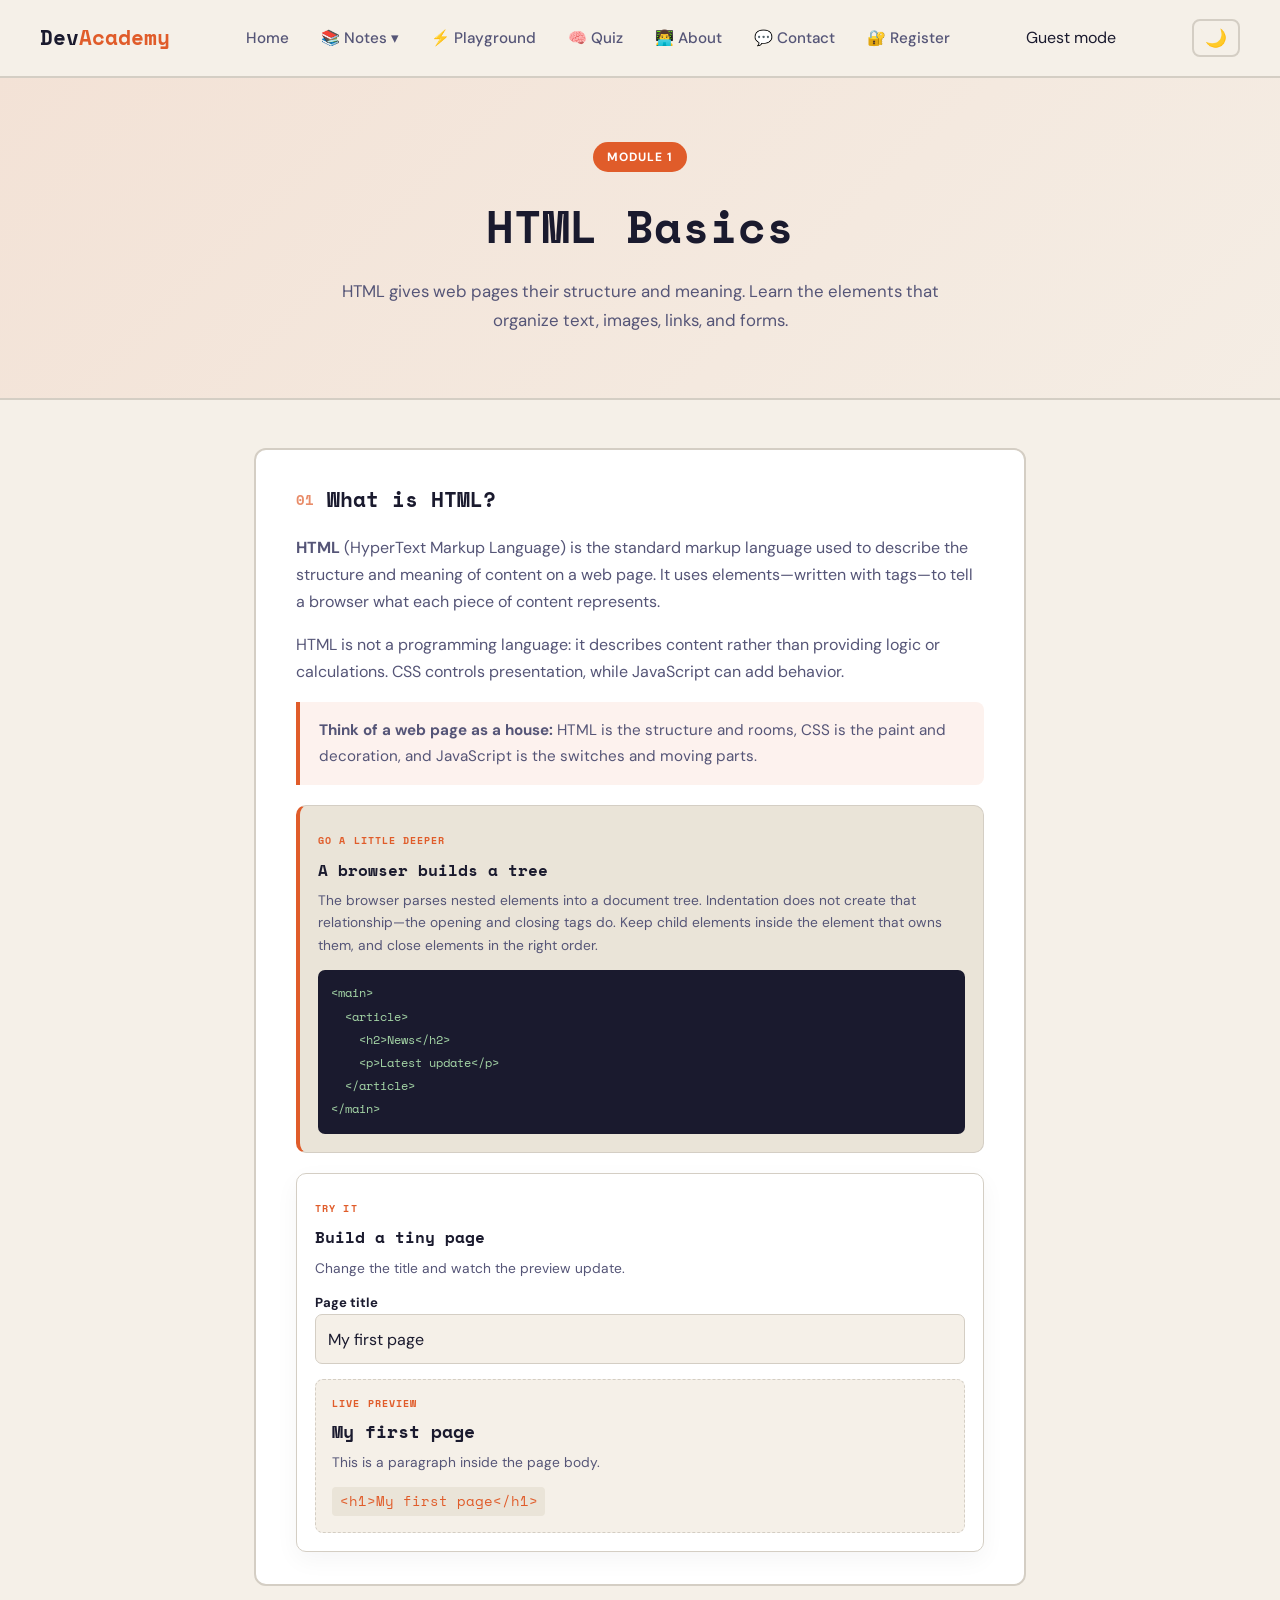
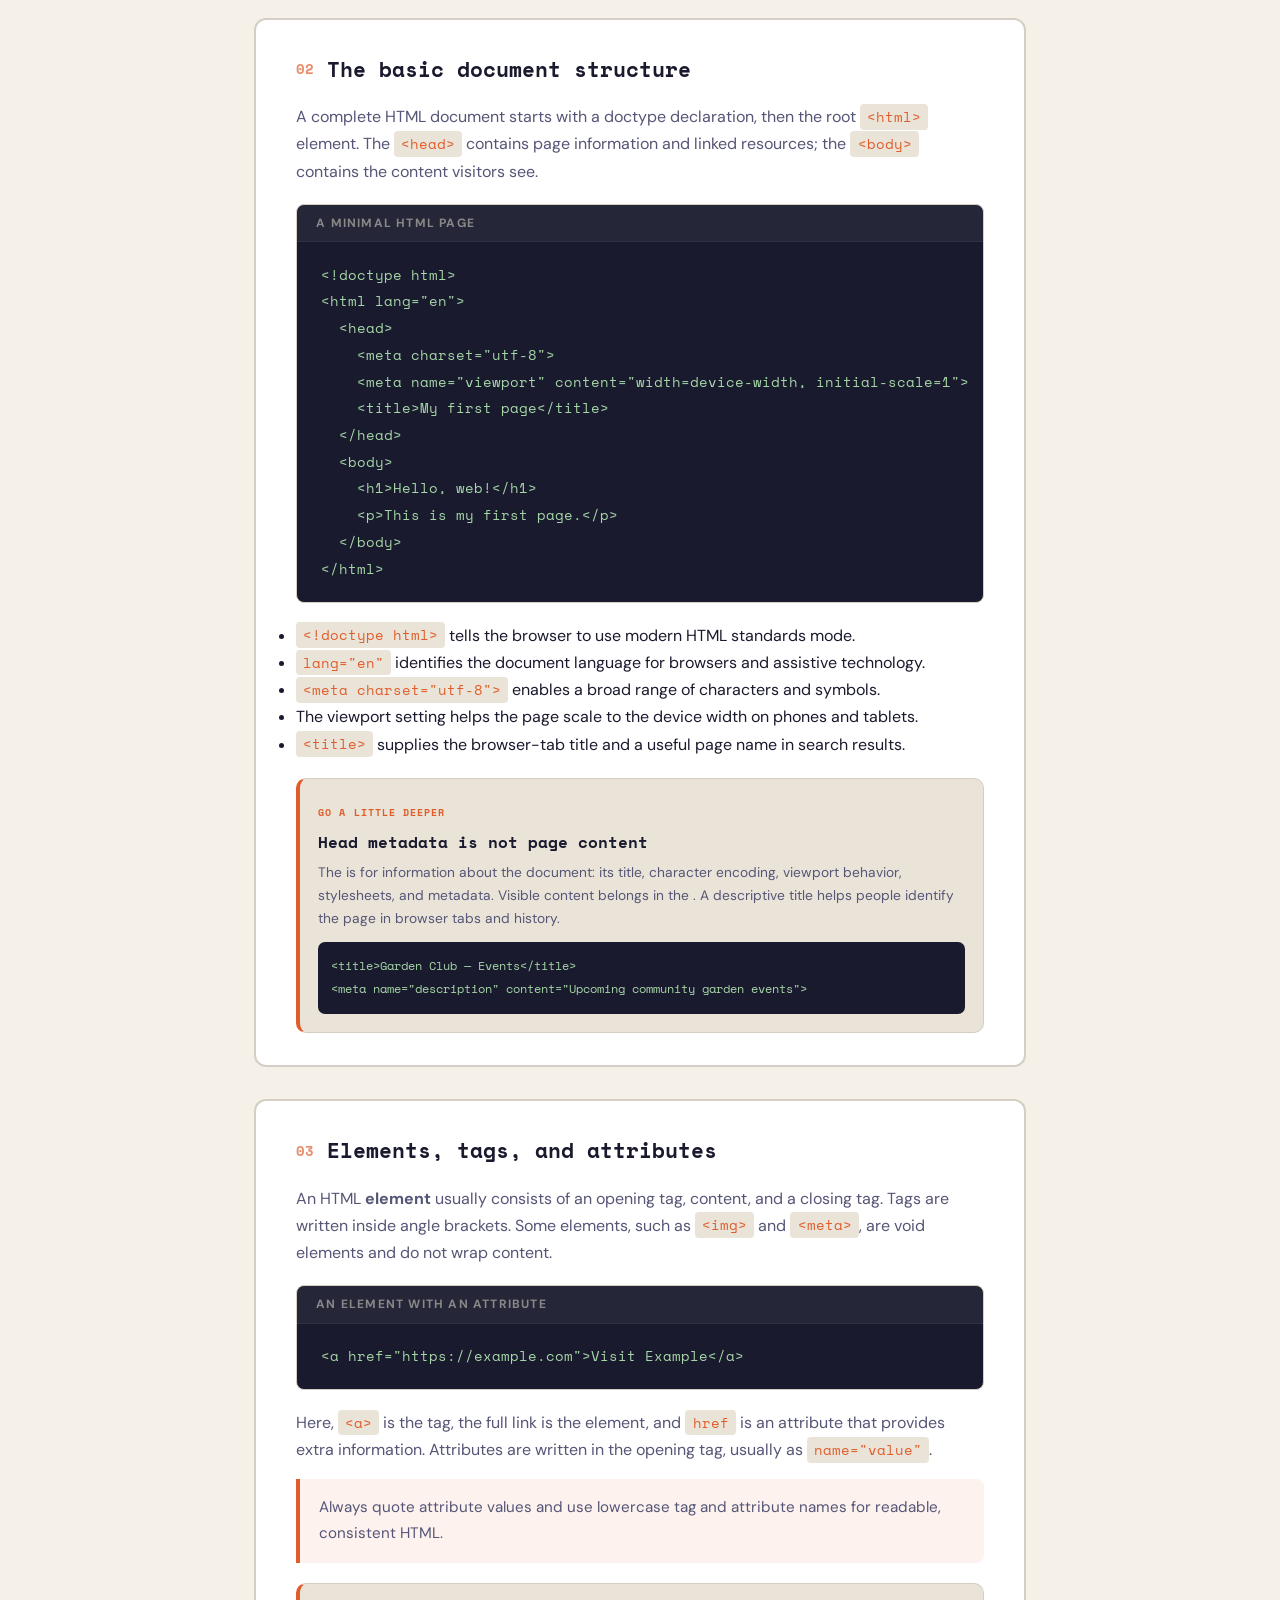
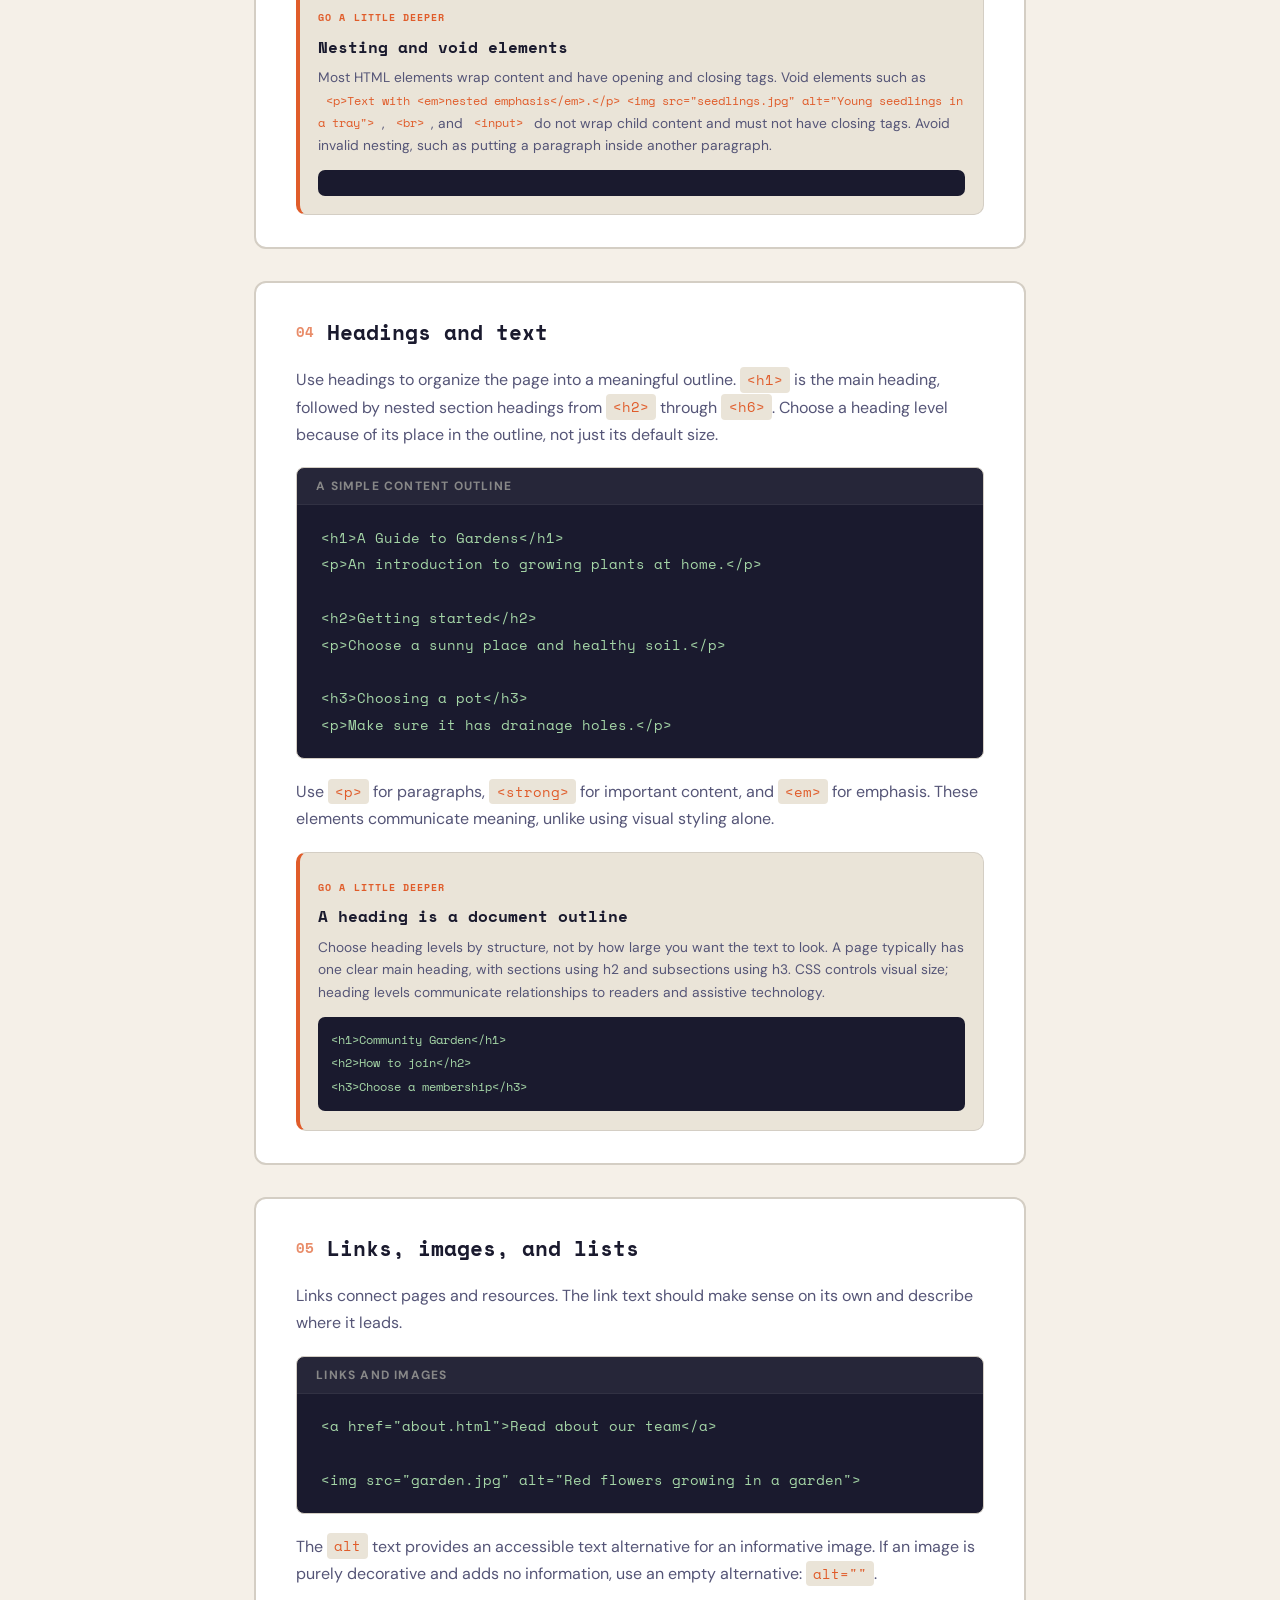
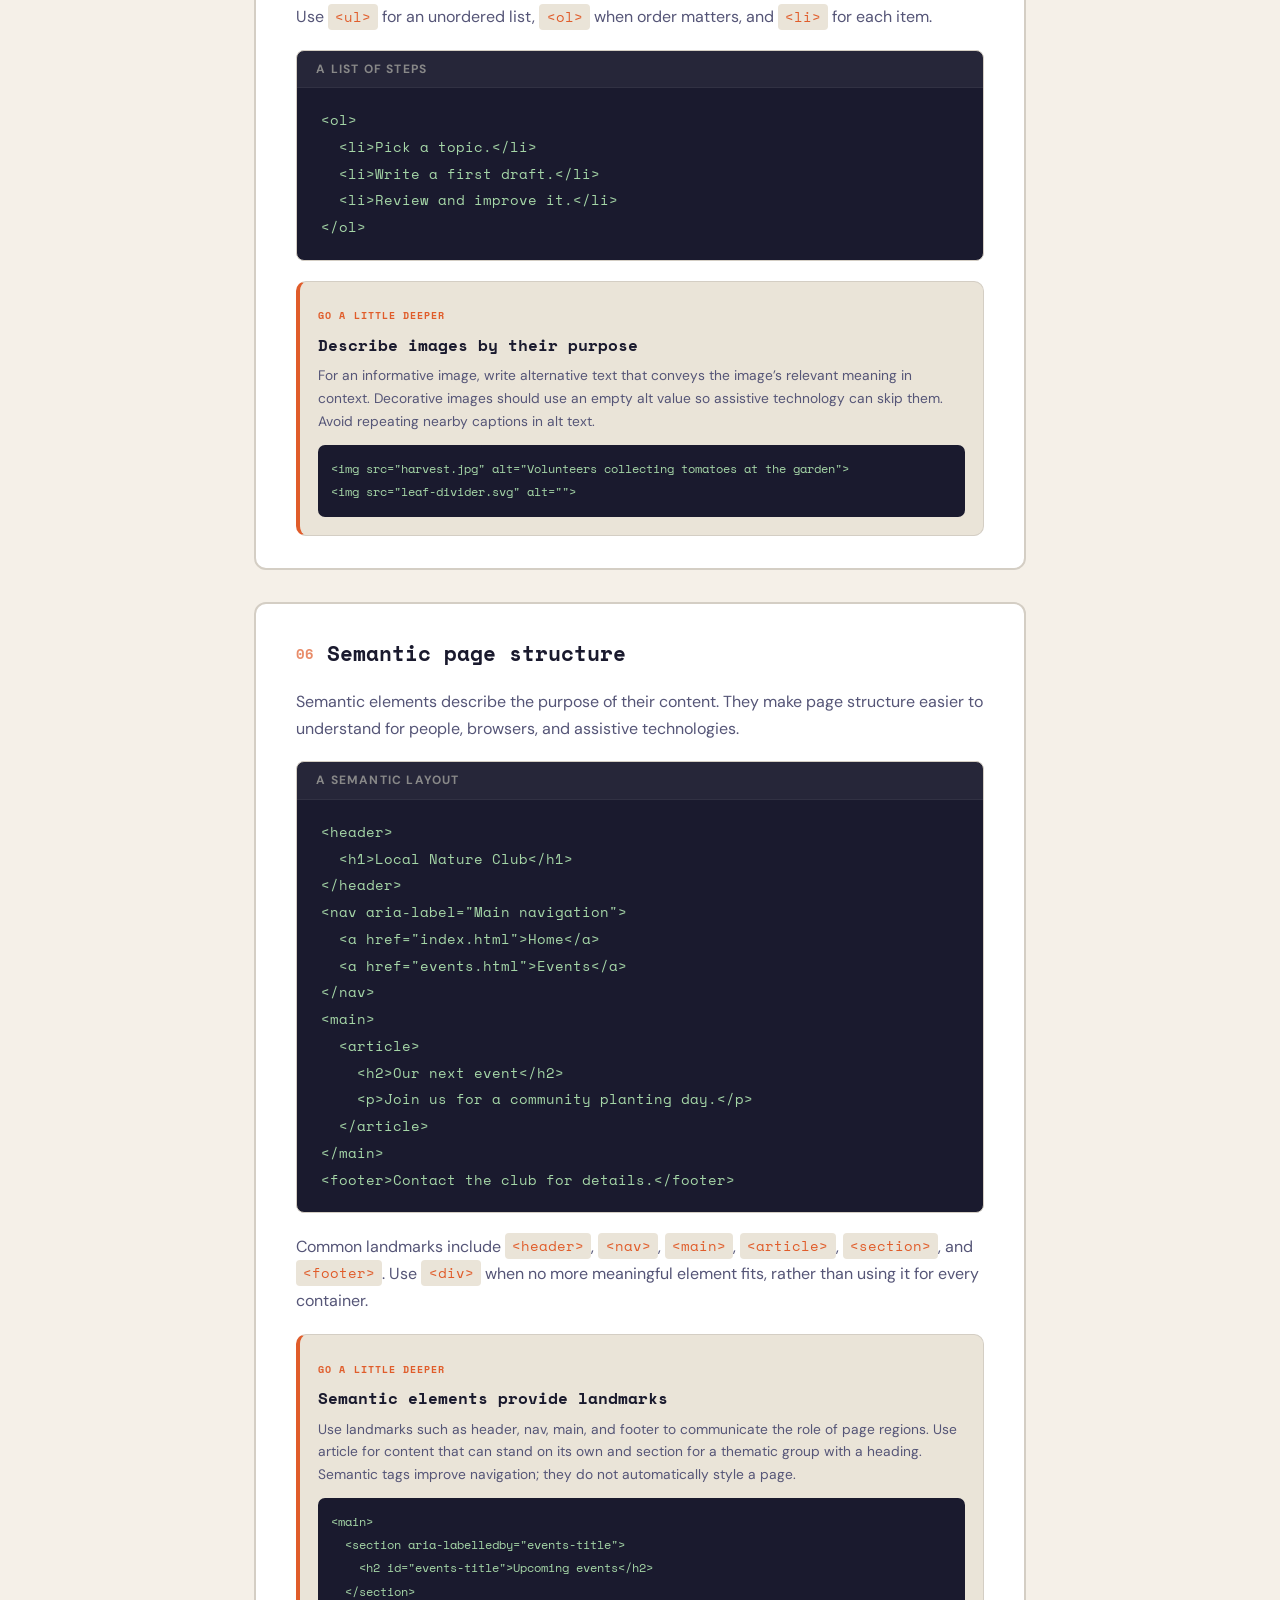
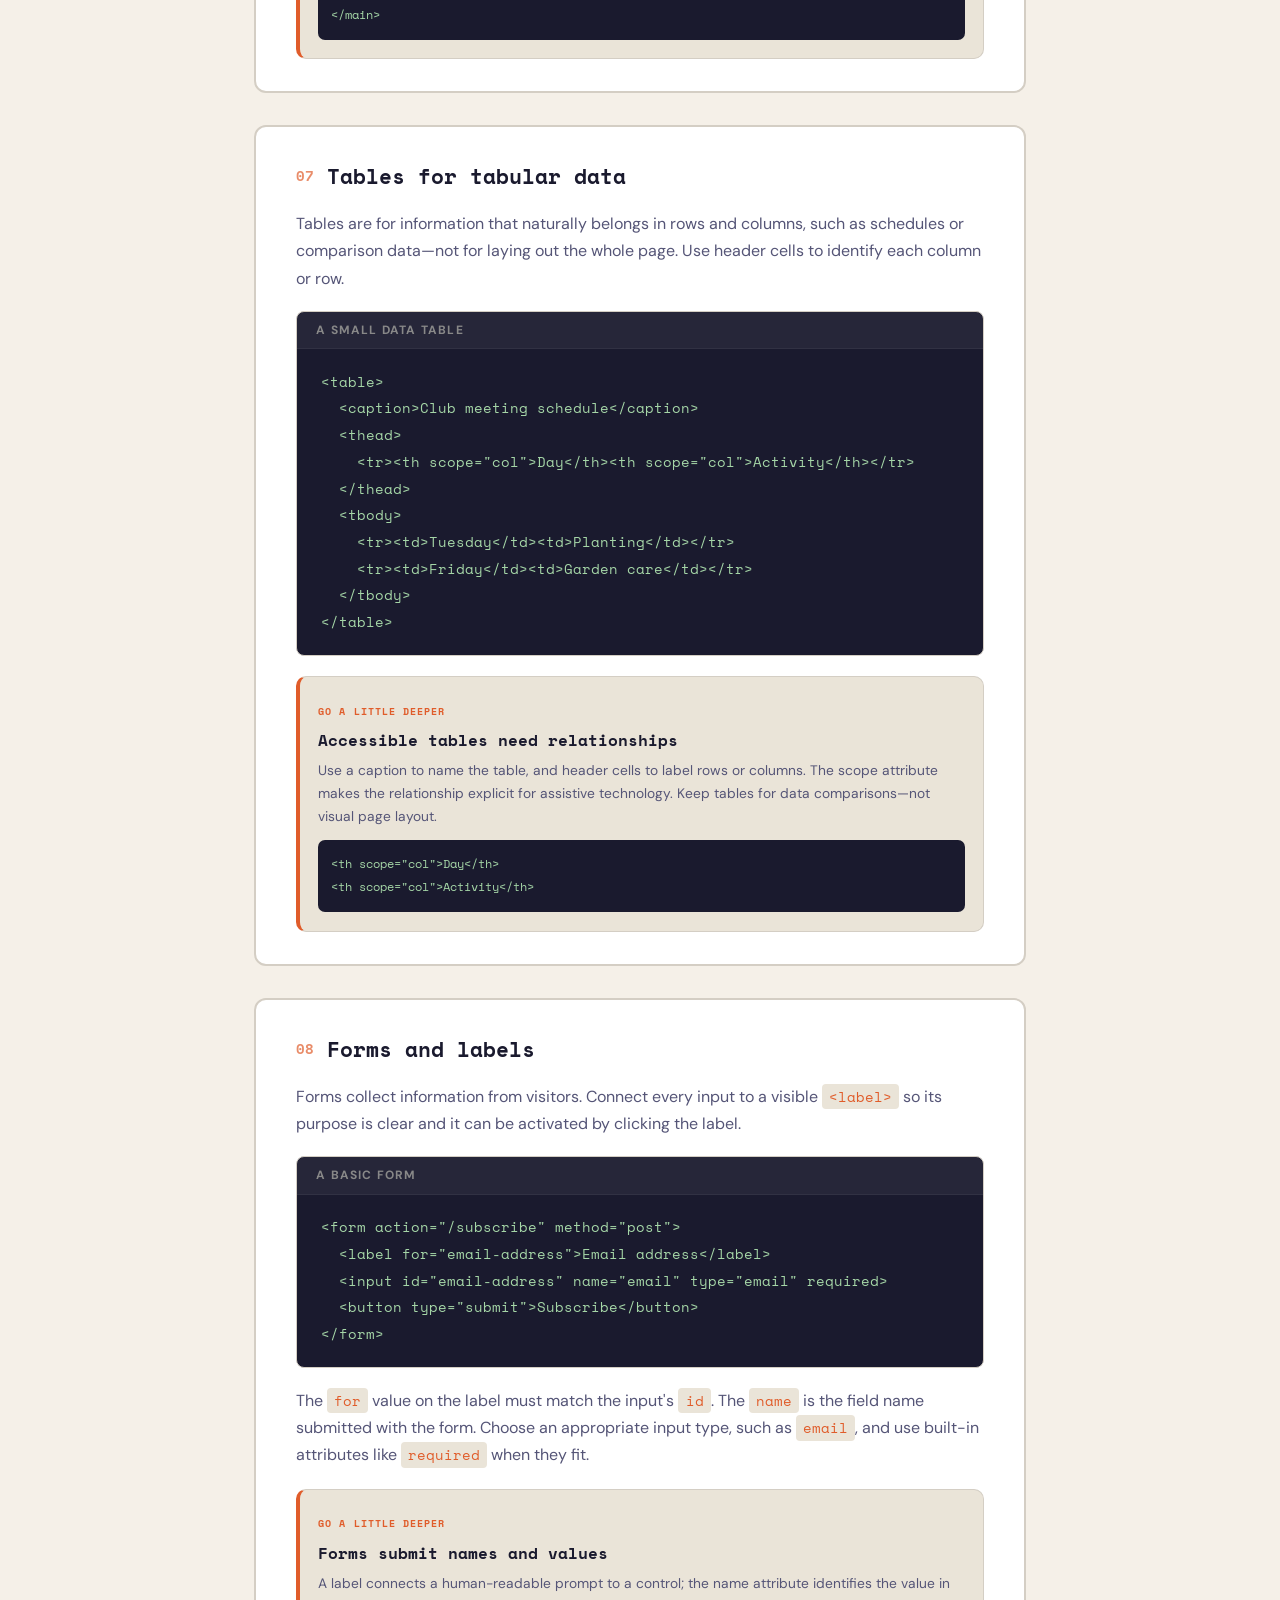
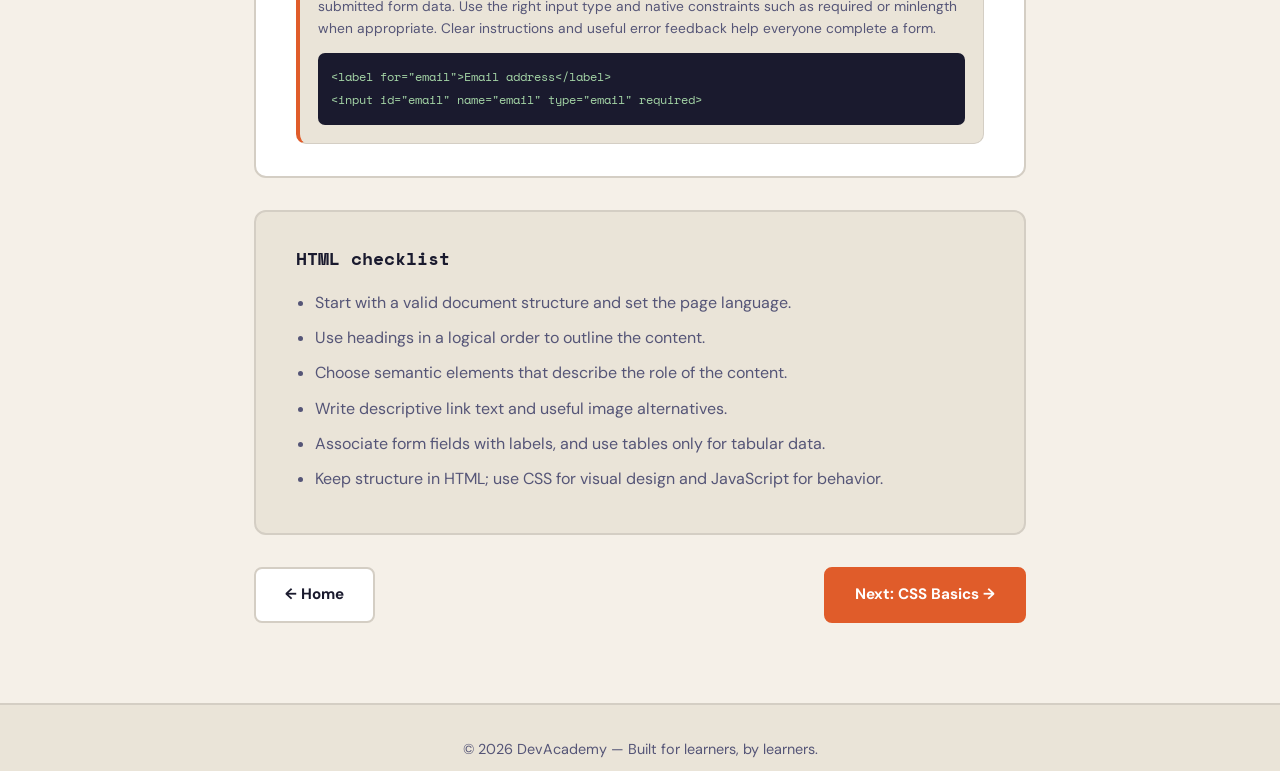
<file: html.html>
<!DOCTYPE html>
<html lang="en">
<head>
    <meta charset="UTF-8">
    <meta name="viewport" content="width=device-width, initial-scale=1.0">
    <title>DevAcademy | HTML Notes</title>
    <link rel="stylesheet" href="style.css">
    <link rel="stylesheet" href="notes.css">
    <link href="https://fonts.googleapis.com/css2?family=Space+Mono:wght@400;700&family=DM+Sans:wght@400;500;700&display=swap" rel="stylesheet">
    <script src="auth-check.js"></script>
</head>
<body>

    <nav class="navbar">
        <div class="logo">Dev<span>Academy</span></div>
        <ul class="nav-links">
            <li><a href="index.html">Home</a></li>
            <li class="dropdown">
                <a href="#" class="dropdown-toggle">📚 Notes ▾</a>
                <ul class="dropdown-menu">
                    <li><a href="html.html" class="active">🏗️ HTML</a></li>
                    <li><a href="css.html">🎨 CSS</a></li>
                    <li><a href="js.html">⚡ JavaScript</a></li>
                </ul>
            </li>
            <li><a href="practice.html">⚡ Playground</a></li>
            <li><a href="quiz.html">🧠 Quiz</a></li>
            <li><a href="about.html">👨‍💻 About</a></li>
            <li><a href="contact.html">💬 Contact</a></li>
            <li><a href="regist.html">🔐 Register</a></li>
        </ul>
        <button class="hamburger">☰</button>
        <span id="auth-status" class="auth-status">Guest mode</span>
        <button id="theme-toggle">🌙</button>
    </nav>

    <div class="page-header html-header">
        <span class="lang-badge">Module 1</span>
        <h1>HTML Basics</h1>
        <p>HTML gives web pages their structure and meaning. Learn the elements that organize text, images, links, and forms.</p>
    </div>

    <main class="notes-container">
        <section class="note-card">
            <h2><span class="num">01</span> What is HTML?</h2>
            <p><strong>HTML</strong> (HyperText Markup Language) is the standard markup language used to describe the structure and meaning of content on a web page. It uses elements—written with tags—to tell a browser what each piece of content represents.</p>
            <p>HTML is not a programming language: it describes content rather than providing logic or calculations. CSS controls presentation, while JavaScript can add behavior.</p>
            <div class="tip-box"><strong>Think of a web page as a house:</strong> HTML is the structure and rooms, CSS is the paint and decoration, and JavaScript is the switches and moving parts.</div>
        </section>

        <section class="note-card">
            <h2><span class="num">02</span> The basic document structure</h2>
            <p>A complete HTML document starts with a doctype declaration, then the root <code>&lt;html&gt;</code> element. The <code>&lt;head&gt;</code> contains page information and linked resources; the <code>&lt;body&gt;</code> contains the content visitors see.</p>
            <div class="code-block">
                <div class="code-header">A minimal HTML page</div>
                <pre><code>&lt;!doctype html&gt;
&lt;html lang="en"&gt;
  &lt;head&gt;
    &lt;meta charset="utf-8"&gt;
    &lt;meta name="viewport" content="width=device-width, initial-scale=1"&gt;
    &lt;title&gt;My first page&lt;/title&gt;
  &lt;/head&gt;
  &lt;body&gt;
    &lt;h1&gt;Hello, web!&lt;/h1&gt;
    &lt;p&gt;This is my first page.&lt;/p&gt;
  &lt;/body&gt;
&lt;/html&gt;</code></pre>
            </div>
            <ul>
                <li><code>&lt;!doctype html&gt;</code> tells the browser to use modern HTML standards mode.</li>
                <li><code>lang="en"</code> identifies the document language for browsers and assistive technology.</li>
                <li><code>&lt;meta charset="utf-8"&gt;</code> enables a broad range of characters and symbols.</li>
                <li>The viewport setting helps the page scale to the device width on phones and tablets.</li>
                <li><code>&lt;title&gt;</code> supplies the browser-tab title and a useful page name in search results.</li>
            </ul>
        </section>

        <section class="note-card">
            <h2><span class="num">03</span> Elements, tags, and attributes</h2>
            <p>An HTML <strong>element</strong> usually consists of an opening tag, content, and a closing tag. Tags are written inside angle brackets. Some elements, such as <code>&lt;img&gt;</code> and <code>&lt;meta&gt;</code>, are void elements and do not wrap content.</p>
            <div class="code-block">
                <div class="code-header">An element with an attribute</div>
                <pre><code>&lt;a href="https://example.com"&gt;Visit Example&lt;/a&gt;</code></pre>
            </div>
            <p>Here, <code>&lt;a&gt;</code> is the tag, the full link is the element, and <code>href</code> is an attribute that provides extra information. Attributes are written in the opening tag, usually as <code>name="value"</code>.</p>
            <div class="tip-box">Always quote attribute values and use lowercase tag and attribute names for readable, consistent HTML.</div>
        </section>

        <section class="note-card">
            <h2><span class="num">04</span> Headings and text</h2>
            <p>Use headings to organize the page into a meaningful outline. <code>&lt;h1&gt;</code> is the main heading, followed by nested section headings from <code>&lt;h2&gt;</code> through <code>&lt;h6&gt;</code>. Choose a heading level because of its place in the outline, not just its default size.</p>
            <div class="code-block">
                <div class="code-header">A simple content outline</div>
                <pre><code>&lt;h1&gt;A Guide to Gardens&lt;/h1&gt;
&lt;p&gt;An introduction to growing plants at home.&lt;/p&gt;

&lt;h2&gt;Getting started&lt;/h2&gt;
&lt;p&gt;Choose a sunny place and healthy soil.&lt;/p&gt;

&lt;h3&gt;Choosing a pot&lt;/h3&gt;
&lt;p&gt;Make sure it has drainage holes.&lt;/p&gt;</code></pre>
            </div>
            <p>Use <code>&lt;p&gt;</code> for paragraphs, <code>&lt;strong&gt;</code> for important content, and <code>&lt;em&gt;</code> for emphasis. These elements communicate meaning, unlike using visual styling alone.</p>
        </section>

        <section class="note-card">
            <h2><span class="num">05</span> Links, images, and lists</h2>
            <p>Links connect pages and resources. The link text should make sense on its own and describe where it leads.</p>
            <div class="code-block">
                <div class="code-header">Links and images</div>
                <pre><code>&lt;a href="about.html"&gt;Read about our team&lt;/a&gt;

&lt;img src="garden.jpg" alt="Red flowers growing in a garden"&gt;</code></pre>
            </div>
            <p>The <code>alt</code> text provides an accessible text alternative for an informative image. If an image is purely decorative and adds no information, use an empty alternative: <code>alt=""</code>.</p>
            <p>Use <code>&lt;ul&gt;</code> for an unordered list, <code>&lt;ol&gt;</code> when order matters, and <code>&lt;li&gt;</code> for each item.</p>
            <div class="code-block">
                <div class="code-header">A list of steps</div>
                <pre><code>&lt;ol&gt;
  &lt;li&gt;Pick a topic.&lt;/li&gt;
  &lt;li&gt;Write a first draft.&lt;/li&gt;
  &lt;li&gt;Review and improve it.&lt;/li&gt;
&lt;/ol&gt;</code></pre>
            </div>
        </section>

        <section class="note-card">
            <h2><span class="num">06</span> Semantic page structure</h2>
            <p>Semantic elements describe the purpose of their content. They make page structure easier to understand for people, browsers, and assistive technologies.</p>
            <div class="code-block">
                <div class="code-header">A semantic layout</div>
                <pre><code>&lt;header&gt;
  &lt;h1&gt;Local Nature Club&lt;/h1&gt;
&lt;/header&gt;
&lt;nav aria-label="Main navigation"&gt;
  &lt;a href="index.html"&gt;Home&lt;/a&gt;
  &lt;a href="events.html"&gt;Events&lt;/a&gt;
&lt;/nav&gt;
&lt;main&gt;
  &lt;article&gt;
    &lt;h2&gt;Our next event&lt;/h2&gt;
    &lt;p&gt;Join us for a community planting day.&lt;/p&gt;
  &lt;/article&gt;
&lt;/main&gt;
&lt;footer&gt;Contact the club for details.&lt;/footer&gt;</code></pre>
            </div>
            <p>Common landmarks include <code>&lt;header&gt;</code>, <code>&lt;nav&gt;</code>, <code>&lt;main&gt;</code>, <code>&lt;article&gt;</code>, <code>&lt;section&gt;</code>, and <code>&lt;footer&gt;</code>. Use <code>&lt;div&gt;</code> when no more meaningful element fits, rather than using it for every container.</p>
        </section>

        <section class="note-card">
            <h2><span class="num">07</span> Tables for tabular data</h2>
            <p>Tables are for information that naturally belongs in rows and columns, such as schedules or comparison data—not for laying out the whole page. Use header cells to identify each column or row.</p>
            <div class="code-block">
                <div class="code-header">A small data table</div>
                <pre><code>&lt;table&gt;
  &lt;caption&gt;Club meeting schedule&lt;/caption&gt;
  &lt;thead&gt;
    &lt;tr&gt;&lt;th scope="col"&gt;Day&lt;/th&gt;&lt;th scope="col"&gt;Activity&lt;/th&gt;&lt;/tr&gt;
  &lt;/thead&gt;
  &lt;tbody&gt;
    &lt;tr&gt;&lt;td&gt;Tuesday&lt;/td&gt;&lt;td&gt;Planting&lt;/td&gt;&lt;/tr&gt;
    &lt;tr&gt;&lt;td&gt;Friday&lt;/td&gt;&lt;td&gt;Garden care&lt;/td&gt;&lt;/tr&gt;
  &lt;/tbody&gt;
&lt;/table&gt;</code></pre>
            </div>
        </section>

        <section class="note-card">
            <h2><span class="num">08</span> Forms and labels</h2>
            <p>Forms collect information from visitors. Connect every input to a visible <code>&lt;label&gt;</code> so its purpose is clear and it can be activated by clicking the label.</p>
            <div class="code-block">
                <div class="code-header">A basic form</div>
                <pre><code>&lt;form action="/subscribe" method="post"&gt;
  &lt;label for="email-address"&gt;Email address&lt;/label&gt;
  &lt;input id="email-address" name="email" type="email" required&gt;
  &lt;button type="submit"&gt;Subscribe&lt;/button&gt;
&lt;/form&gt;</code></pre>
            </div>
            <p>The <code>for</code> value on the label must match the input's <code>id</code>. The <code>name</code> is the field name submitted with the form. Choose an appropriate input type, such as <code>email</code>, and use built-in attributes like <code>required</code> when they fit.</p>
        </section>

        <section class="recap-box">
            <h3>HTML checklist</h3>
            <ul>
                <li>Start with a valid document structure and set the page language.</li>
                <li>Use headings in a logical order to outline the content.</li>
                <li>Choose semantic elements that describe the role of the content.</li>
                <li>Write descriptive link text and useful image alternatives.</li>
                <li>Associate form fields with labels, and use tables only for tabular data.</li>
                <li>Keep structure in HTML; use CSS for visual design and JavaScript for behavior.</li>
            </ul>
        </section>

        <nav class="page-nav" aria-label="Module navigation">
            <a class="btn-nav" href="index.html">← Home</a>
            <a class="btn-nav next" href="css.html">Next: CSS Basics →</a>
        </nav>
    </main>

    <footer>
        <p>© 2026 DevAcademy — Built for learners, by learners.</p>
    </footer>

    <script src="script.js"></script>
</body>
</html>
</file>
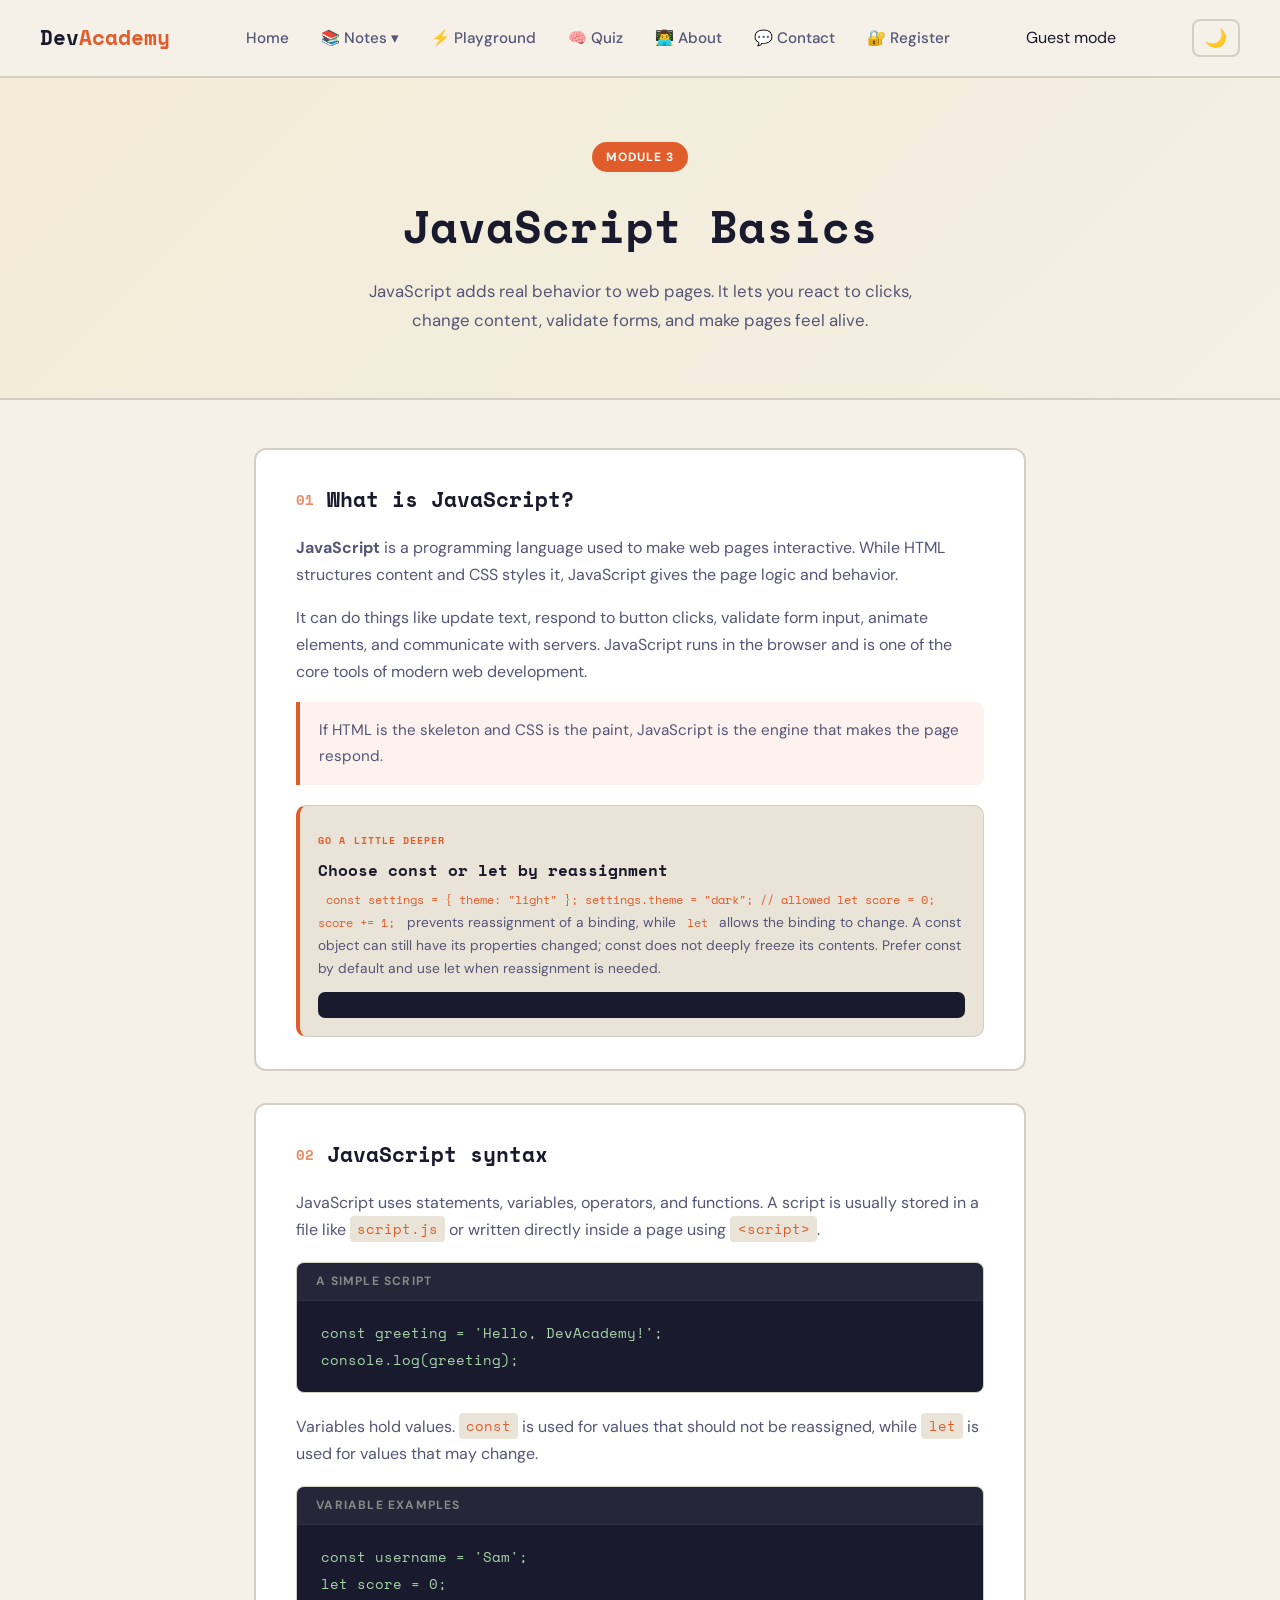
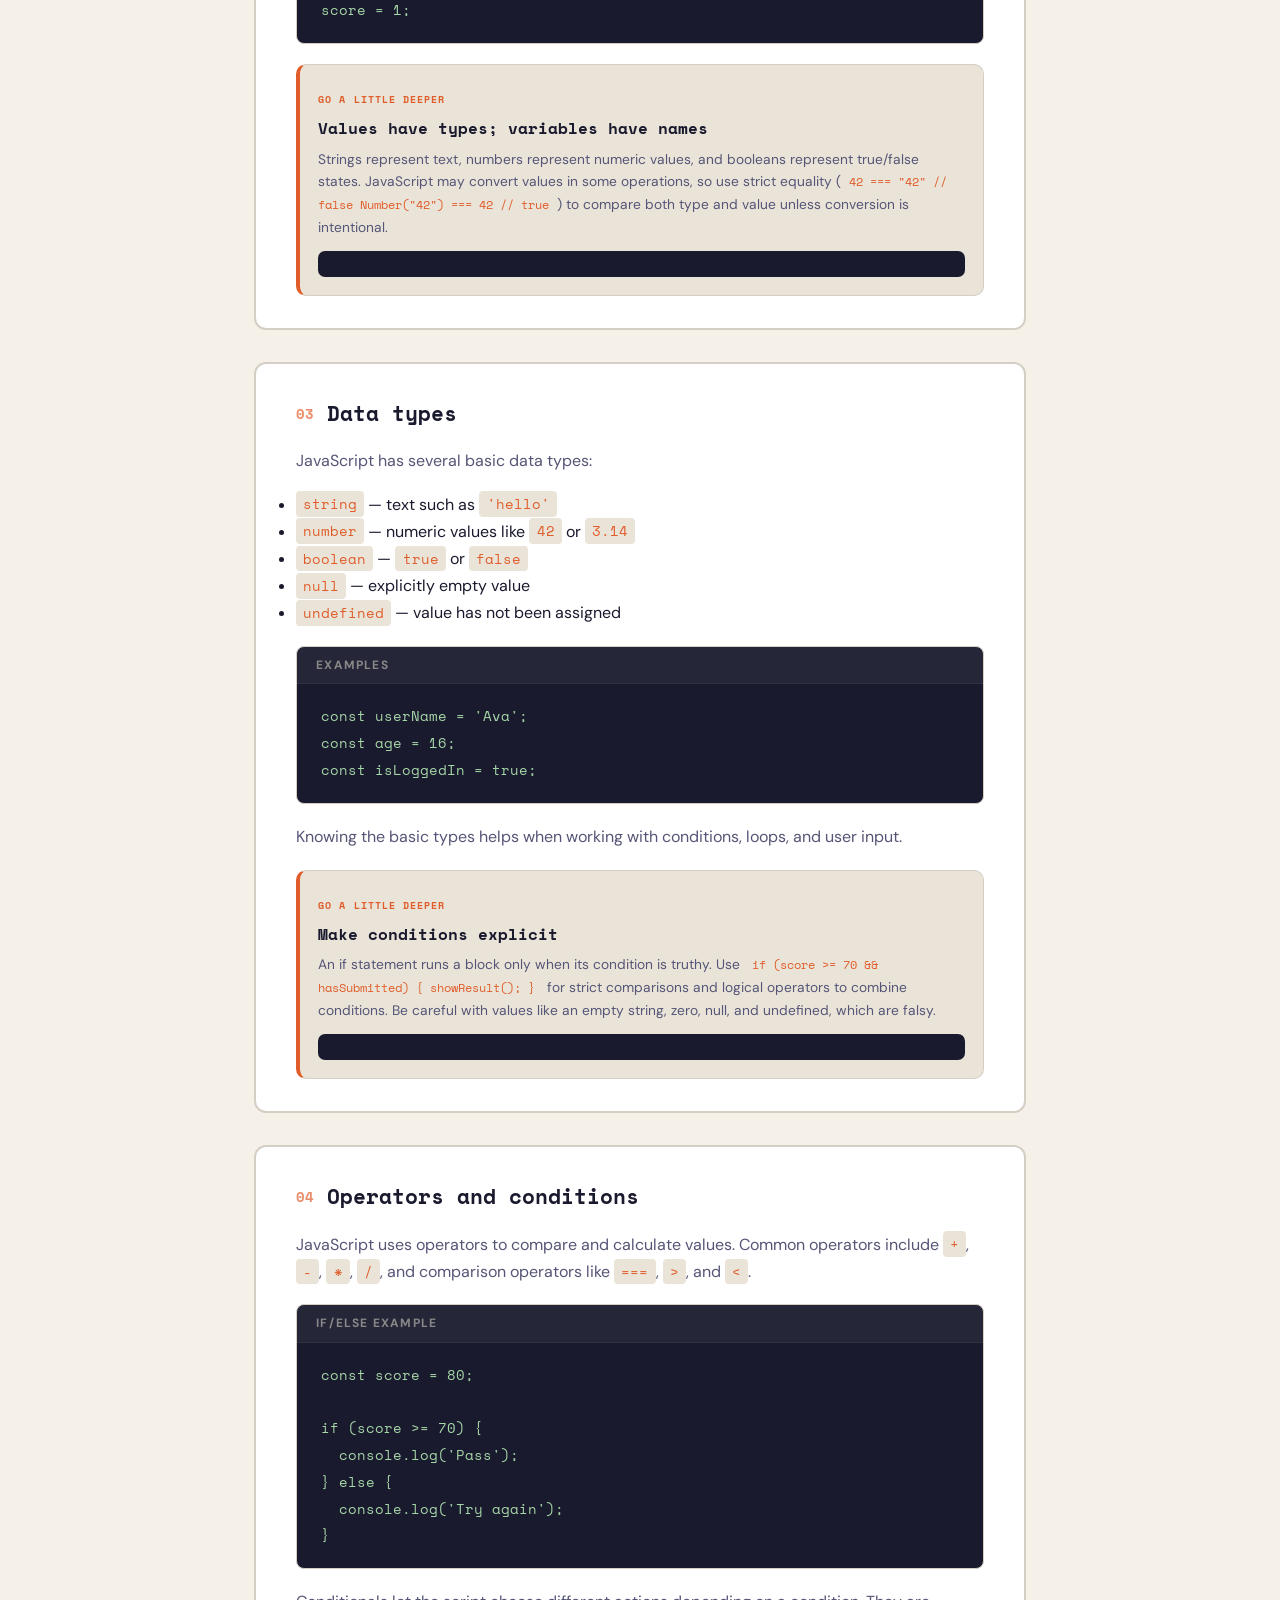
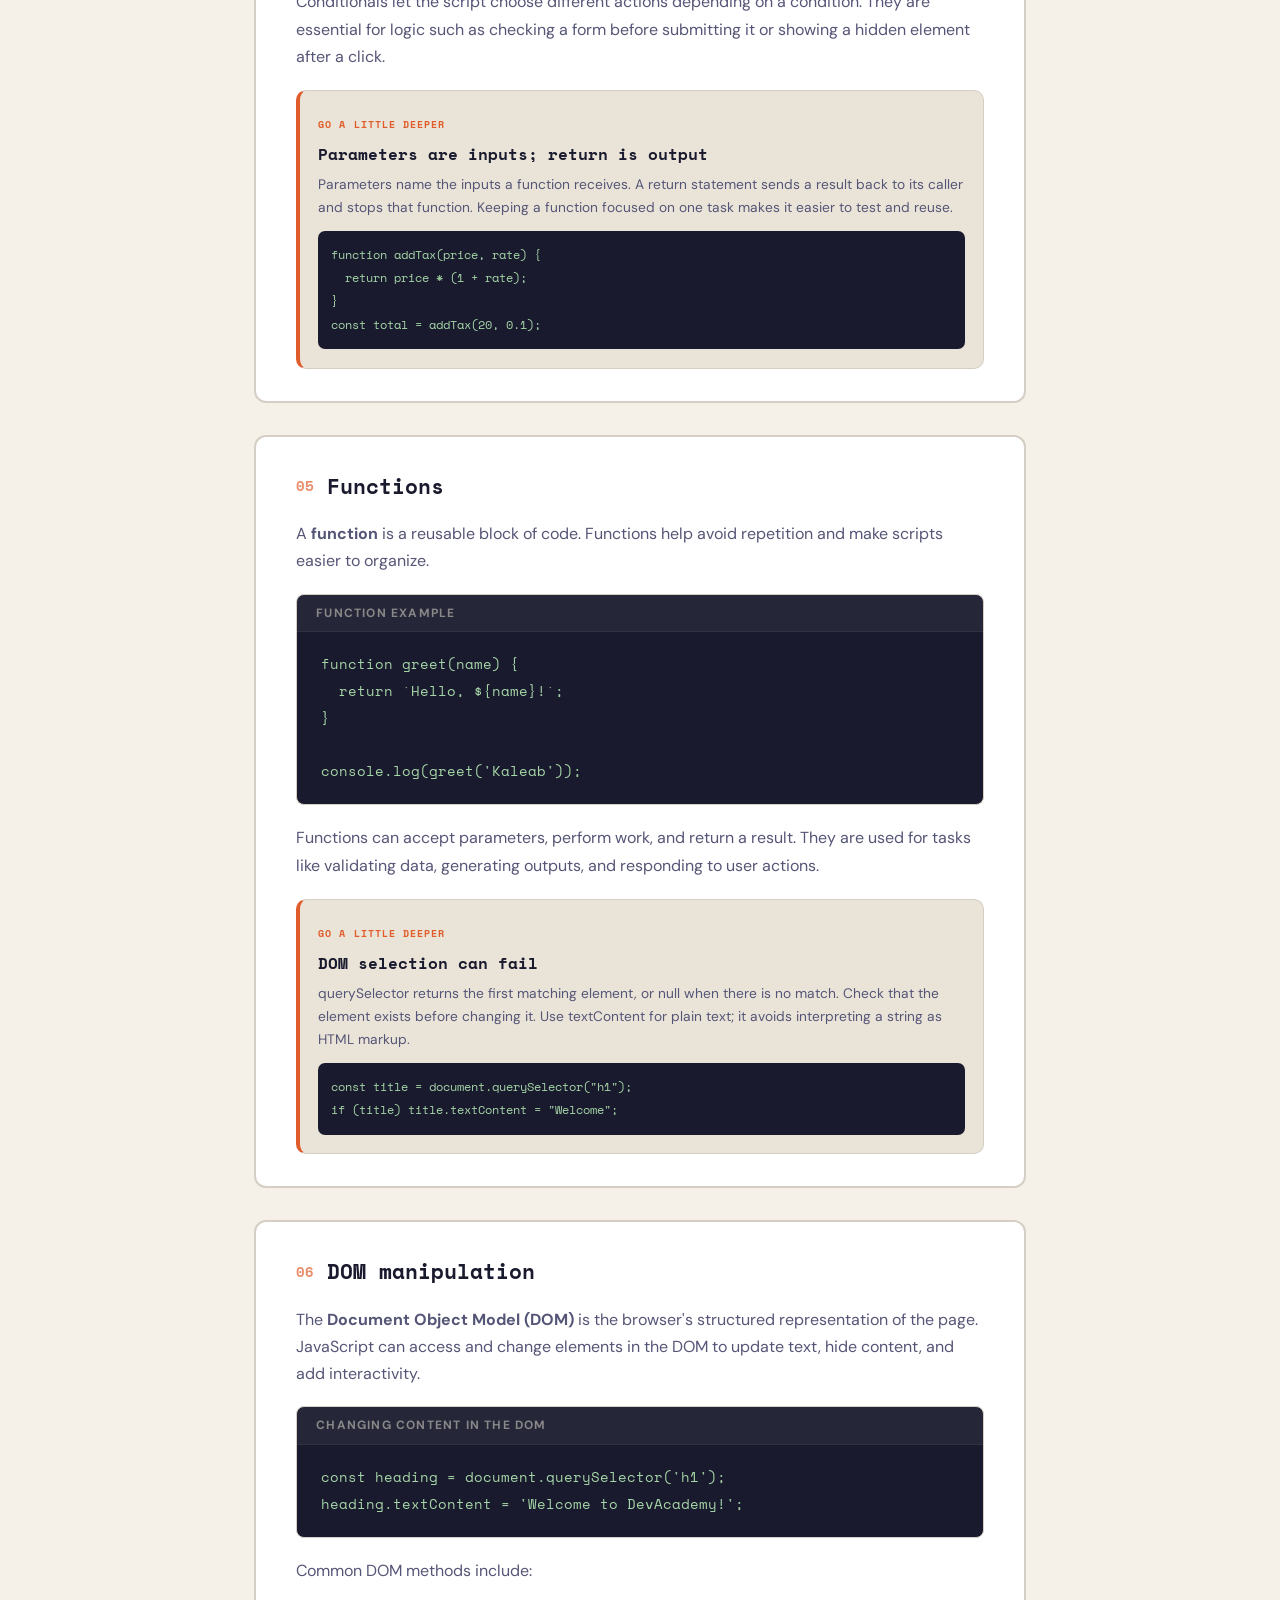
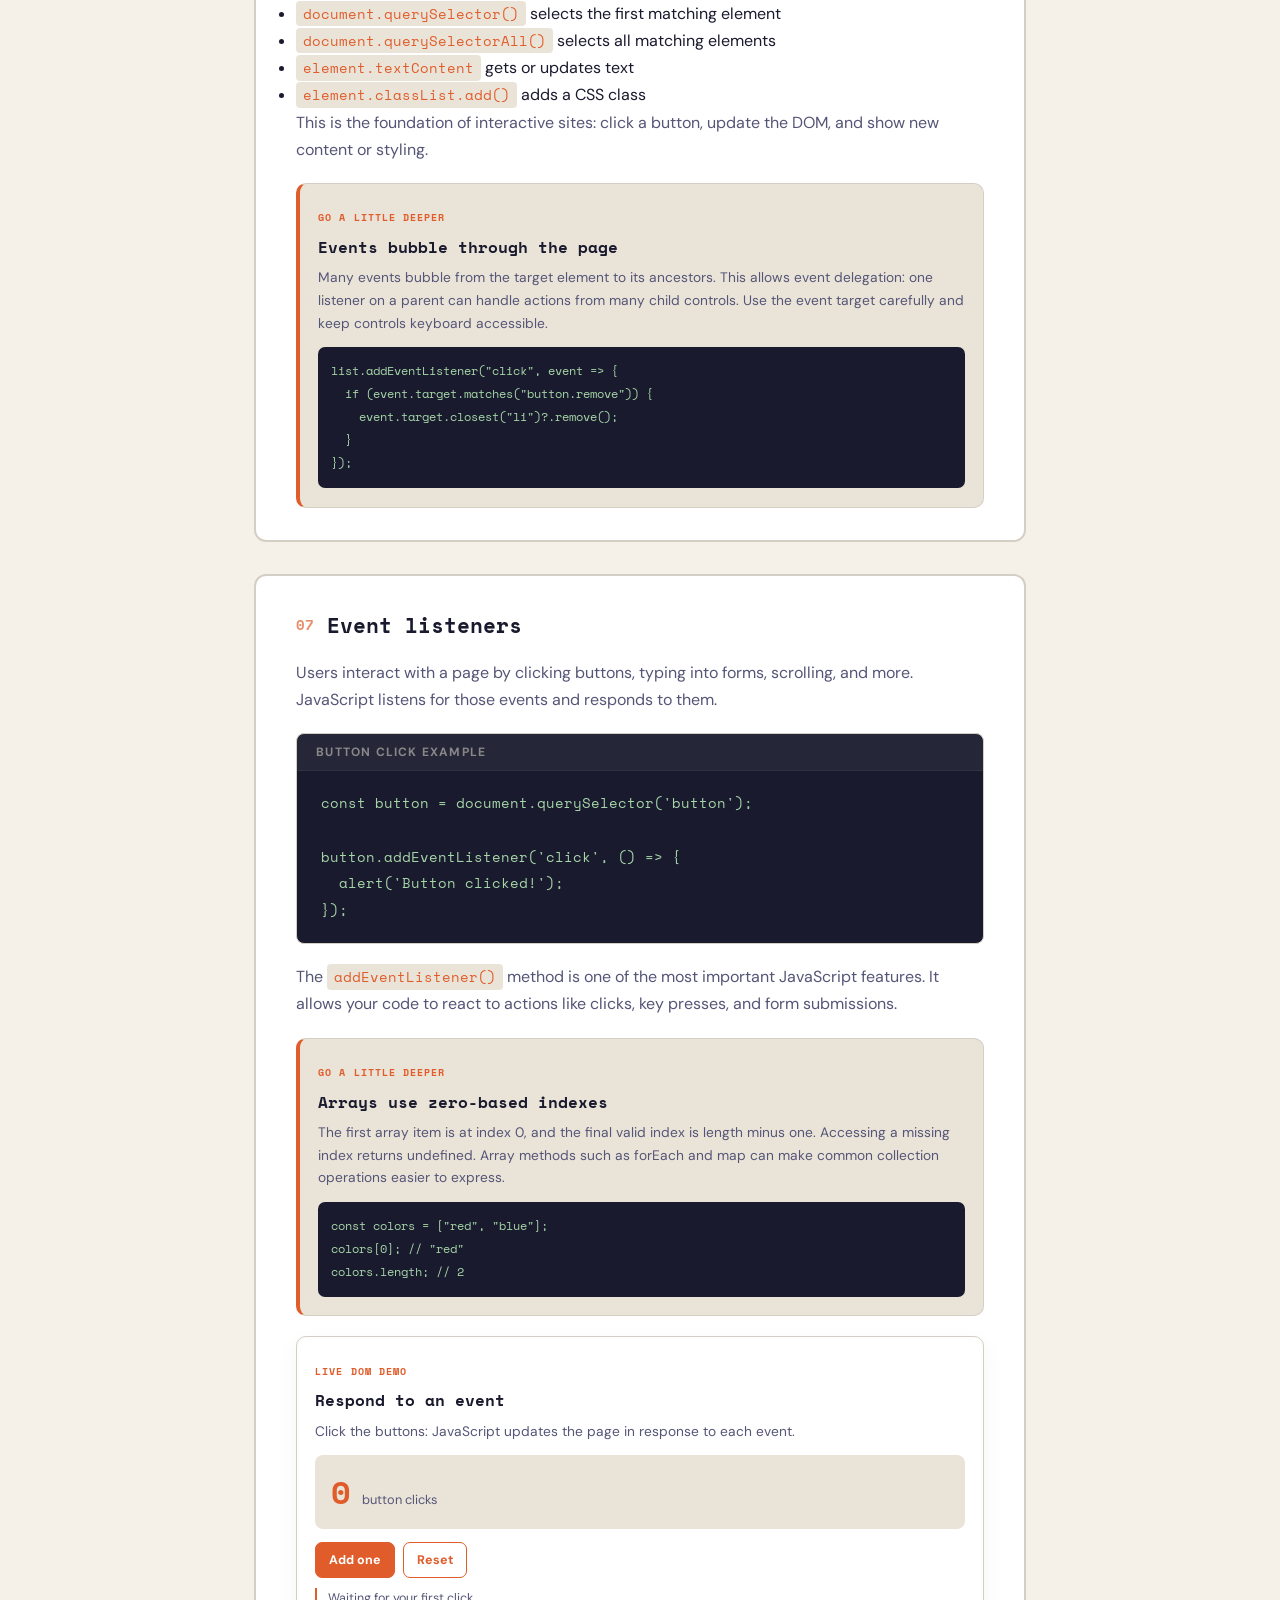
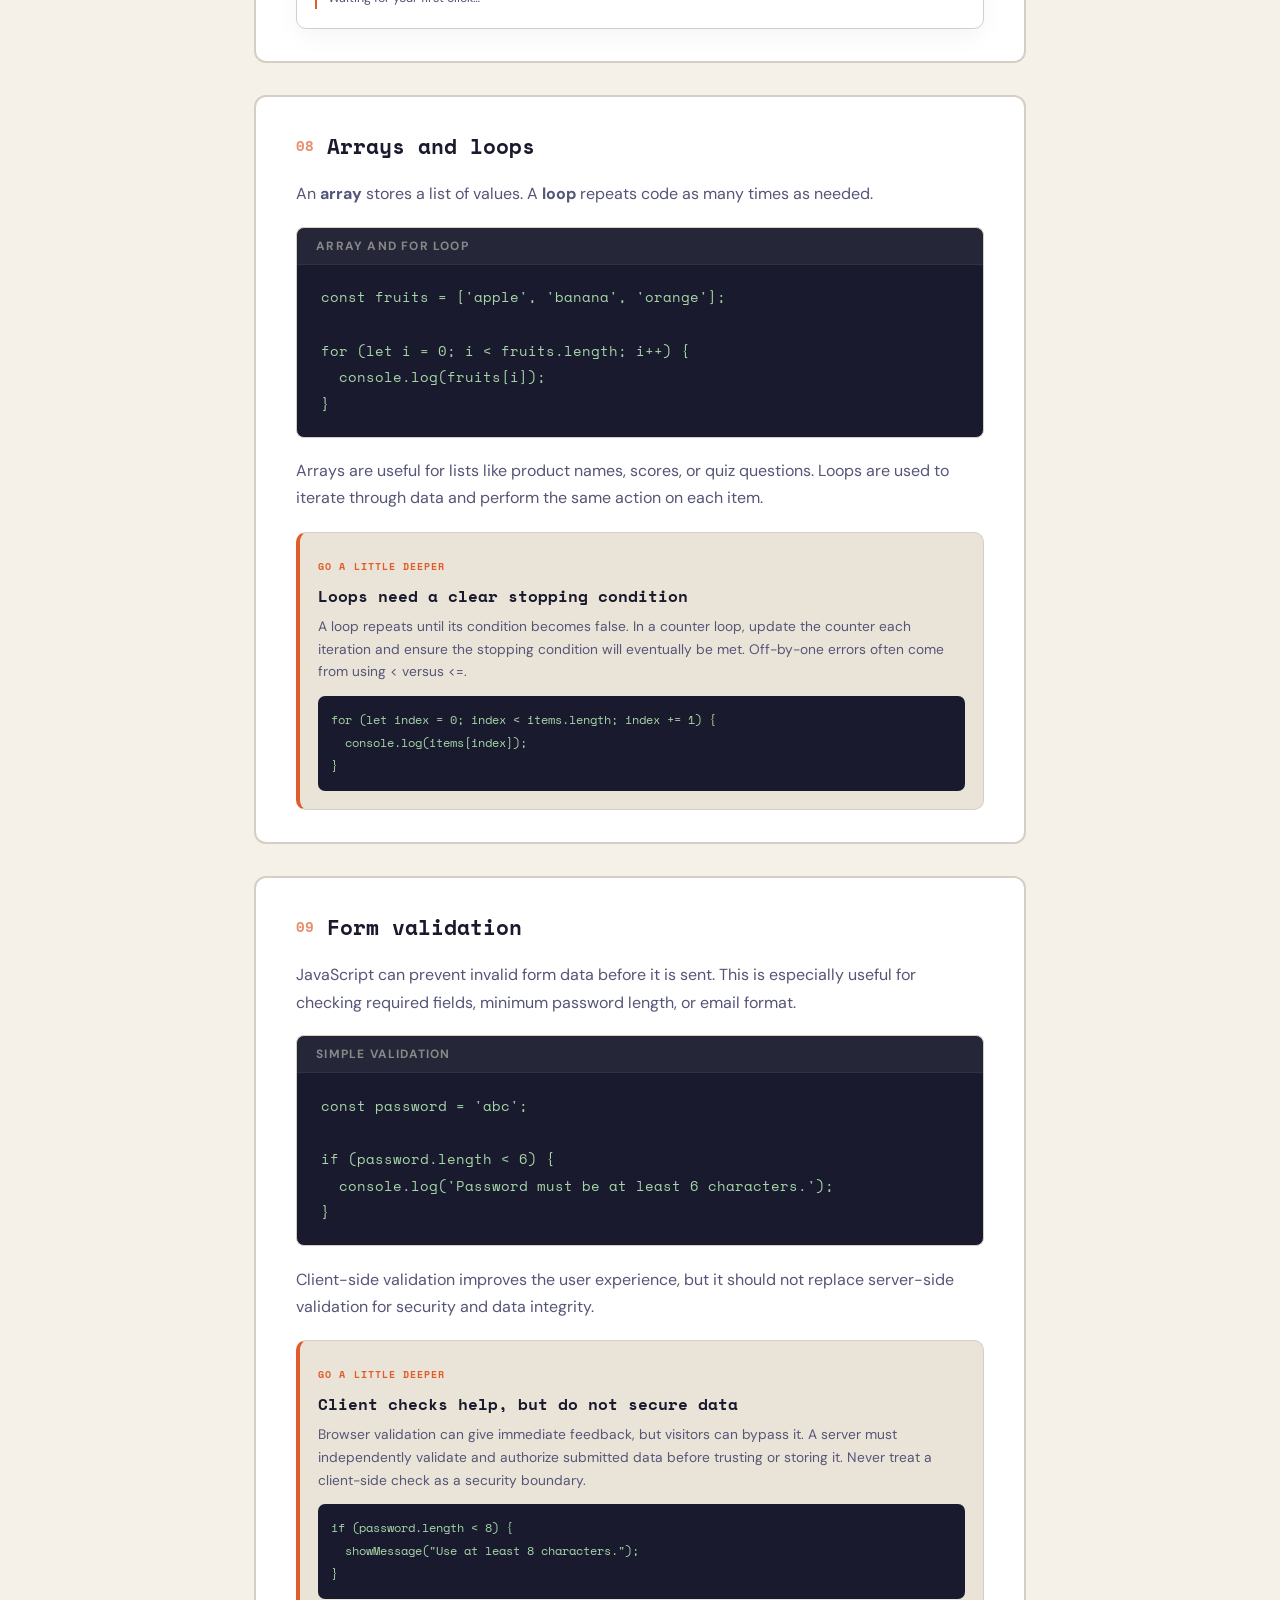
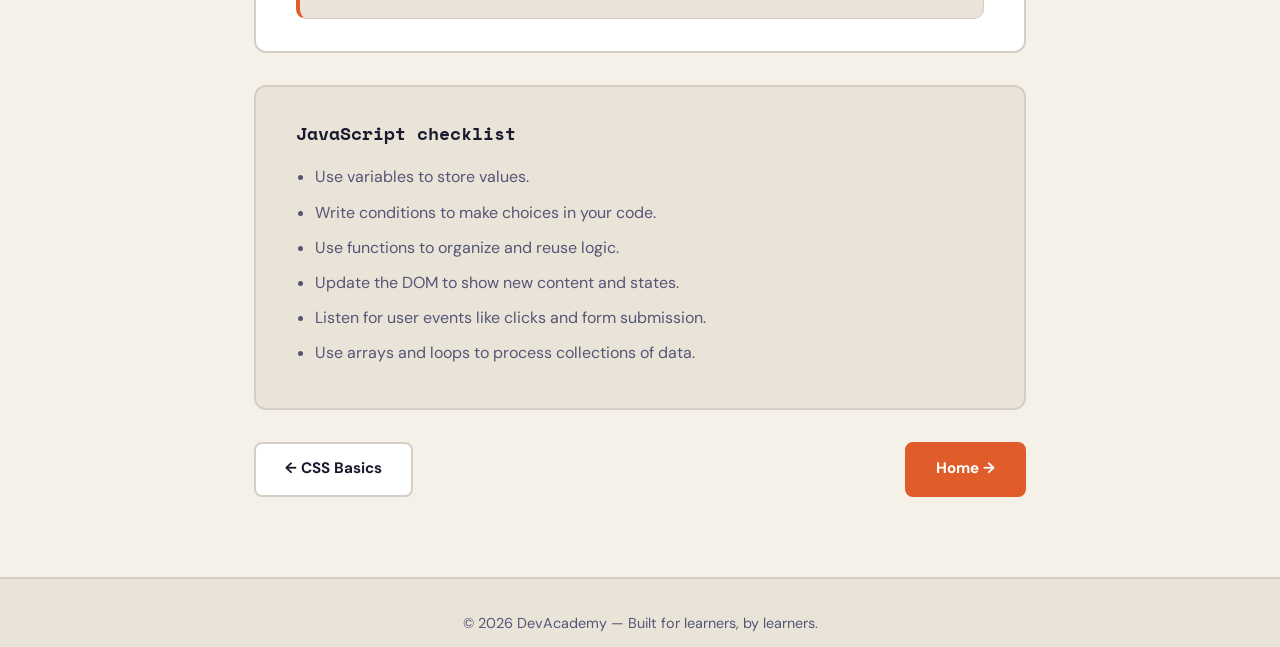
<file: js.html>
<!DOCTYPE html>
<html lang="en">
<head>
    <meta charset="UTF-8">
    <meta name="viewport" content="width=device-width, initial-scale=1.0">
    <title>DevAcademy | JavaScript Notes</title>
    <link rel="stylesheet" href="style.css">
    <link rel="stylesheet" href="notes.css">
    <link href="https://fonts.googleapis.com/css2?family=Space+Mono:wght@400;700&family=DM+Sans:wght@400;500;700&display=swap" rel="stylesheet">
    <script src="auth-check.js"></script>
</head>
<body>

    <nav class="navbar">
        <div class="logo">Dev<span>Academy</span></div>
        <ul class="nav-links">
            <li><a href="index.html">Home</a></li>
            <li class="dropdown">
                <a href="#" class="dropdown-toggle">📚 Notes ▾</a>
                <ul class="dropdown-menu">
                    <li><a href="html.html">🏗️ HTML</a></li>
                    <li><a href="css.html">🎨 CSS</a></li>
                    <li><a href="js.html" class="active">⚡ JavaScript</a></li>
                </ul>
            </li>
            <li><a href="practice.html">⚡ Playground</a></li>
            <li><a href="quiz.html">🧠 Quiz</a></li>
            <li><a href="about.html">👨‍💻 About</a></li>
            <li><a href="contact.html">💬 Contact</a></li>
            <li><a href="regist.html">🔐 Register</a></li>
        </ul>
        <button class="hamburger">☰</button>
        <span id="auth-status" class="auth-status">Guest mode</span>
        <button id="theme-toggle">🌙</button>
    </nav>

    <div class="page-header js-header">
        <span class="lang-badge">Module 3</span>
        <h1>JavaScript Basics</h1>
        <p>JavaScript adds real behavior to web pages. It lets you react to clicks, change content, validate forms, and make pages feel alive.</p>
    </div>

    <main class="notes-container">
        <section class="note-card">
            <h2><span class="num">01</span> What is JavaScript?</h2>
            <p><strong>JavaScript</strong> is a programming language used to make web pages interactive. While HTML structures content and CSS styles it, JavaScript gives the page logic and behavior.</p>
            <p>It can do things like update text, respond to button clicks, validate form input, animate elements, and communicate with servers. JavaScript runs in the browser and is one of the core tools of modern web development.</p>
            <div class="tip-box">If HTML is the skeleton and CSS is the paint, JavaScript is the engine that makes the page respond.</div>
        </section>

        <section class="note-card">
            <h2><span class="num">02</span> JavaScript syntax</h2>
            <p>JavaScript uses statements, variables, operators, and functions. A script is usually stored in a file like <code>script.js</code> or written directly inside a page using <code>&lt;script&gt;</code>.</p>
            <div class="code-block">
                <div class="code-header">A simple script</div>
                <pre><code>const greeting = 'Hello, DevAcademy!';
console.log(greeting);</code></pre>
            </div>
            <p>Variables hold values. <code>const</code> is used for values that should not be reassigned, while <code>let</code> is used for values that may change.</p>
            <div class="code-block">
                <div class="code-header">Variable examples</div>
                <pre><code>const username = 'Sam';
let score = 0;
score = 1;</code></pre>
            </div>
        </section>

        <section class="note-card">
            <h2><span class="num">03</span> Data types</h2>
            <p>JavaScript has several basic data types:</p>
            <ul>
                <li><code>string</code> — text such as <code>'hello'</code></li>
                <li><code>number</code> — numeric values like <code>42</code> or <code>3.14</code></li>
                <li><code>boolean</code> — <code>true</code> or <code>false</code></li>
                <li><code>null</code> — explicitly empty value</li>
                <li><code>undefined</code> — value has not been assigned</li>
            </ul>
            <div class="code-block">
                <div class="code-header">Examples</div>
                <pre><code>const userName = 'Ava';
const age = 16;
const isLoggedIn = true;</code></pre>
            </div>
            <p>Knowing the basic types helps when working with conditions, loops, and user input.</p>
        </section>

        <section class="note-card">
            <h2><span class="num">04</span> Operators and conditions</h2>
            <p>JavaScript uses operators to compare and calculate values. Common operators include <code>+</code>, <code>-</code>, <code>*</code>, <code>/</code>, and comparison operators like <code>===</code>, <code>&gt;</code>, and <code>&lt;</code>.</p>
            <div class="code-block">
                <div class="code-header">If/else example</div>
                <pre><code>const score = 80;

if (score >= 70) {
  console.log('Pass');
} else {
  console.log('Try again');
}</code></pre>
            </div>
            <p>Conditionals let the script choose different actions depending on a condition. They are essential for logic such as checking a form before submitting it or showing a hidden element after a click.</p>
        </section>

        <section class="note-card">
            <h2><span class="num">05</span> Functions</h2>
            <p>A <strong>function</strong> is a reusable block of code. Functions help avoid repetition and make scripts easier to organize.</p>
            <div class="code-block">
                <div class="code-header">Function example</div>
                <pre><code>function greet(name) {
  return `Hello, ${name}!`;
}

console.log(greet('Kaleab'));</code></pre>
            </div>
            <p>Functions can accept parameters, perform work, and return a result. They are used for tasks like validating data, generating outputs, and responding to user actions.</p>
        </section>

        <section class="note-card">
            <h2><span class="num">06</span> DOM manipulation</h2>
            <p>The <strong>Document Object Model (DOM)</strong> is the browser's structured representation of the page. JavaScript can access and change elements in the DOM to update text, hide content, and add interactivity.</p>
            <div class="code-block">
                <div class="code-header">Changing content in the DOM</div>
                <pre><code>const heading = document.querySelector('h1');
heading.textContent = 'Welcome to DevAcademy!';</code></pre>
            </div>
            <p>Common DOM methods include:</p>
            <ul>
                <li><code>document.querySelector()</code> selects the first matching element</li>
                <li><code>document.querySelectorAll()</code> selects all matching elements</li>
                <li><code>element.textContent</code> gets or updates text</li>
                <li><code>element.classList.add()</code> adds a CSS class</li>
            </ul>
            <p>This is the foundation of interactive sites: click a button, update the DOM, and show new content or styling.</p>
        </section>

        <section class="note-card">
            <h2><span class="num">07</span> Event listeners</h2>
            <p>Users interact with a page by clicking buttons, typing into forms, scrolling, and more. JavaScript listens for those events and responds to them.</p>
            <div class="code-block">
                <div class="code-header">Button click example</div>
                <pre><code>const button = document.querySelector('button');

button.addEventListener('click', () => {
  alert('Button clicked!');
});</code></pre>
            </div>
            <p>The <code>addEventListener()</code> method is one of the most important JavaScript features. It allows your code to react to actions like clicks, key presses, and form submissions.</p>
        </section>

        <section class="note-card">
            <h2><span class="num">08</span> Arrays and loops</h2>
            <p>An <strong>array</strong> stores a list of values. A <strong>loop</strong> repeats code as many times as needed.</p>
            <div class="code-block">
                <div class="code-header">Array and for loop</div>
                <pre><code>const fruits = ['apple', 'banana', 'orange'];

for (let i = 0; i < fruits.length; i++) {
  console.log(fruits[i]);
}</code></pre>
            </div>
            <p>Arrays are useful for lists like product names, scores, or quiz questions. Loops are used to iterate through data and perform the same action on each item.</p>
        </section>

        <section class="note-card">
            <h2><span class="num">09</span> Form validation</h2>
            <p>JavaScript can prevent invalid form data before it is sent. This is especially useful for checking required fields, minimum password length, or email format.</p>
            <div class="code-block">
                <div class="code-header">Simple validation</div>
                <pre><code>const password = 'abc';

if (password.length < 6) {
  console.log('Password must be at least 6 characters.');
}</code></pre>
            </div>
            <p>Client-side validation improves the user experience, but it should not replace server-side validation for security and data integrity.</p>
        </section>

        <section class="recap-box">
            <h3>JavaScript checklist</h3>
            <ul>
                <li>Use variables to store values.</li>
                <li>Write conditions to make choices in your code.</li>
                <li>Use functions to organize and reuse logic.</li>
                <li>Update the DOM to show new content and states.</li>
                <li>Listen for user events like clicks and form submission.</li>
                <li>Use arrays and loops to process collections of data.</li>
            </ul>
        </section>

        <nav class="page-nav" aria-label="Module navigation">
            <a class="btn-nav" href="css.html">← CSS Basics</a>
            <a class="btn-nav next" href="index.html">Home →</a>
        </nav>
    </main>

    <footer>
        <p>© 2026 DevAcademy — Built for learners, by learners.</p>
    </footer>

    <script src="script.js"></script>
</body>
</html>
</file>
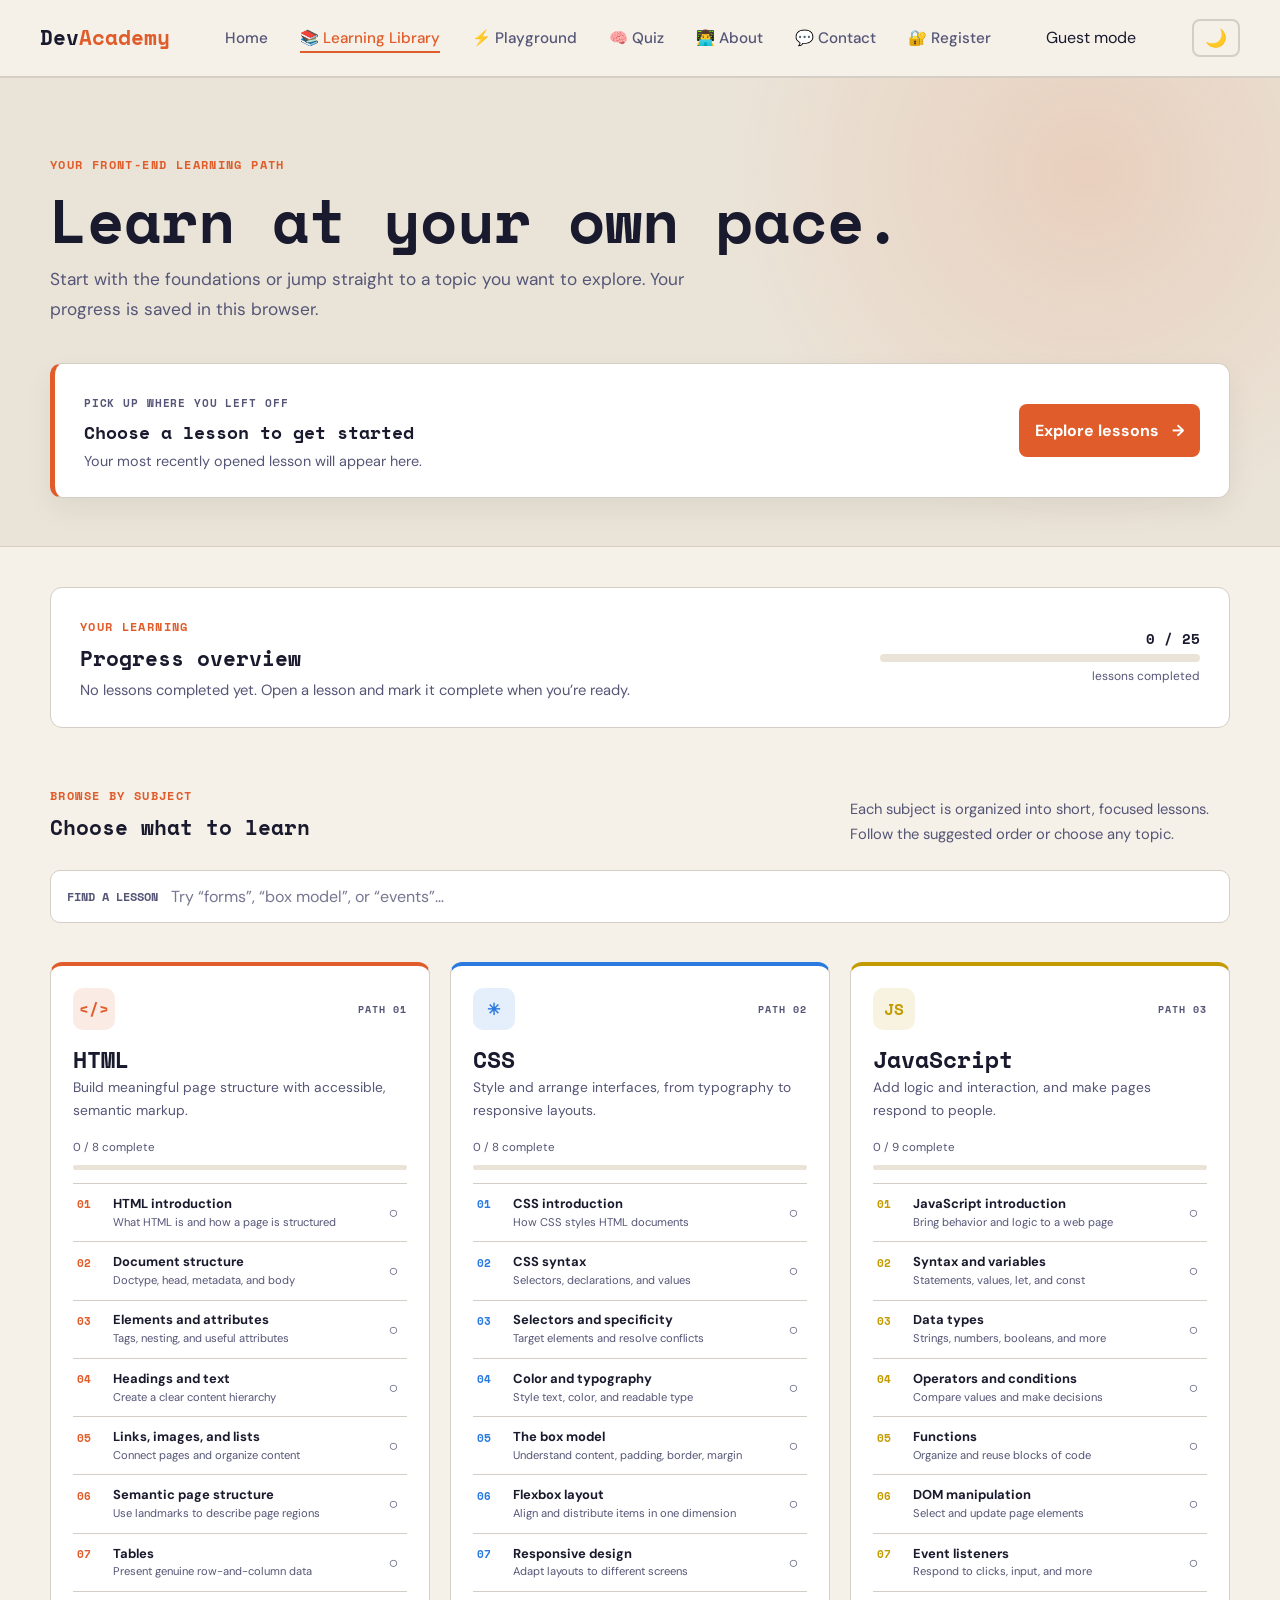
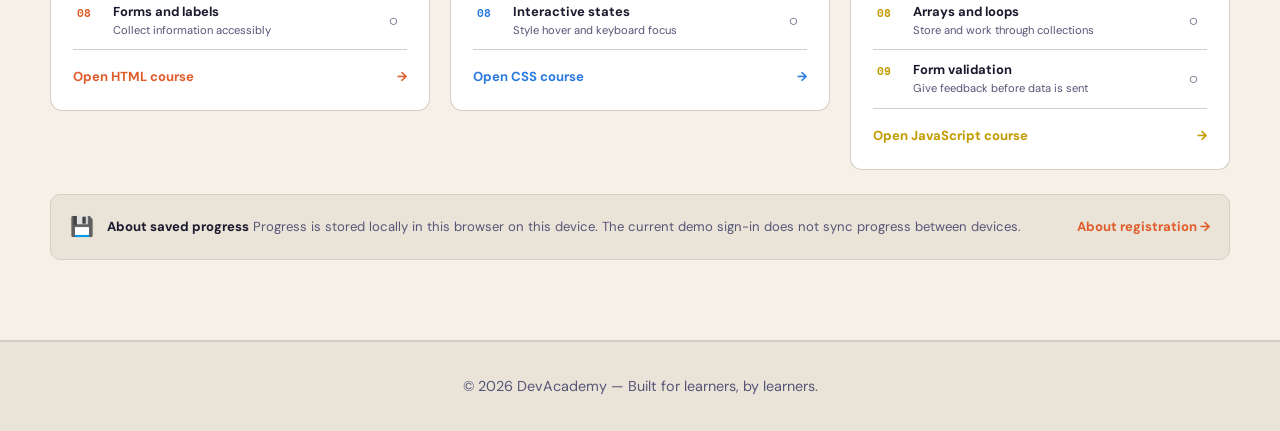
<file: notes.html>
<!DOCTYPE html>
<html lang="en">
<head>
    <meta charset="UTF-8">
    <meta name="viewport" content="width=device-width, initial-scale=1.0">
    <meta name="description" content="Choose a web development lesson and continue learning HTML, CSS, and JavaScript with DevAcademy.">
    <title>DevAcademy | Learning Library</title>
    <link rel="stylesheet" href="style.css">
    <link rel="stylesheet" href="notes-library.css">
    <link href="https://fonts.googleapis.com/css2?family=Space+Mono:wght@400;700&family=DM+Sans:wght@400;500;700&display=swap" rel="stylesheet">
</head>
<body>
    <nav class="navbar">
        <a class="logo" href="index.html">Dev<span>Academy</span></a>
        <ul class="nav-links">
            <li><a href="index.html">Home</a></li>
            <li><a href="notes.html" class="active" aria-current="page">📚 Learning Library</a></li>
            <li><a href="practice.html">⚡ Playground</a></li>
            <li><a href="quiz.html">🧠 Quiz</a></li>
            <li><a href="about.html">👨‍💻 About</a></li>
            <li><a href="contact.html">💬 Contact</a></li>
            <li><a href="regist.html">🔐 Register</a></li>
        </ul>
        <button class="hamburger" type="button" aria-label="Toggle navigation">☰</button>
        <span id="auth-status" class="auth-status">Guest mode</span>
        <button id="theme-toggle" type="button" aria-label="Toggle theme">🌙</button>
    </nav>

    <header class="library-hero">
        <div class="library-hero-inner">
            <span class="library-eyebrow">YOUR FRONT-END LEARNING PATH</span>
            <h1>Learn at your own pace.</h1>
            <p>Start with the foundations or jump straight to a topic you want to explore. Your progress is saved in this browser.</p>
            <div class="continue-card" id="continue-card">
                <div>
                    <span class="continue-label">PICK UP WHERE YOU LEFT OFF</span>
                    <h2 id="continue-title">Choose a lesson to get started</h2>
                    <p id="continue-description">Your most recently opened lesson will appear here.</p>
                </div>
                <a class="library-button" id="continue-link" href="html.html#html-overview">Explore lessons <span aria-hidden="true">→</span></a>
            </div>
        </div>
    </header>

    <main class="library-main">
        <section class="progress-overview" aria-labelledby="progress-heading">
            <div>
                <span class="library-eyebrow">YOUR LEARNING</span>
                <h2 id="progress-heading">Progress overview</h2>
                <p id="progress-summary">No lessons completed yet. Open a lesson and mark it complete when you’re ready.</p>
            </div>
            <div class="progress-meter" role="img" aria-label="0 of 25 lessons complete">
                <span class="progress-count" id="progress-count">0 / 25</span>
                <div class="progress-track"><span id="progress-fill"></span></div>
                <span class="progress-caption">lessons completed</span>
            </div>
        </section>

        <div class="course-heading">
            <div>
                <span class="library-eyebrow">BROWSE BY SUBJECT</span>
                <h2>Choose what to learn</h2>
            </div>
            <p>Each subject is organized into short, focused lessons. Follow the suggested order or choose any topic.</p>
        </div>

        <section class="course-grid" aria-label="Subjects and lessons">
            <article class="course-panel course-html" data-course="html">
                <div class="course-topline"><span class="course-icon" aria-hidden="true">&lt;/&gt;</span><span class="course-step">PATH 01</span></div>
                <h3>HTML</h3>
                <p class="course-description">Build meaningful page structure with accessible, semantic markup.</p>
                <div class="course-progress"><span data-course-count="html">0 / 8 complete</span><span class="mini-track"><i data-course-fill="html"></i></span></div>
                <ol class="lesson-list">
                    <li><a href="html.html#html-overview" data-lesson="html-overview"><span class="lesson-number">01</span><span><strong>HTML introduction</strong><small>What HTML is and how a page is structured</small></span><span class="lesson-state" aria-hidden="true">○</span></a></li>
                    <li><a href="html.html#html-document-structure" data-lesson="html-document-structure"><span class="lesson-number">02</span><span><strong>Document structure</strong><small>Doctype, head, metadata, and body</small></span><span class="lesson-state" aria-hidden="true">○</span></a></li>
                    <li><a href="html.html#html-elements-attributes" data-lesson="html-elements-attributes"><span class="lesson-number">03</span><span><strong>Elements and attributes</strong><small>Tags, nesting, and useful attributes</small></span><span class="lesson-state" aria-hidden="true">○</span></a></li>
                    <li><a href="html.html#html-headings-text" data-lesson="html-headings-text"><span class="lesson-number">04</span><span><strong>Headings and text</strong><small>Create a clear content hierarchy</small></span><span class="lesson-state" aria-hidden="true">○</span></a></li>
                    <li><a href="html.html#html-links-images-lists" data-lesson="html-links-images-lists"><span class="lesson-number">05</span><span><strong>Links, images, and lists</strong><small>Connect pages and organize content</small></span><span class="lesson-state" aria-hidden="true">○</span></a></li>
                    <li><a href="html.html#html-semantic-structure" data-lesson="html-semantic-structure"><span class="lesson-number">06</span><span><strong>Semantic page structure</strong><small>Use landmarks to describe page regions</small></span><span class="lesson-state" aria-hidden="true">○</span></a></li>
                    <li><a href="html.html#html-tables" data-lesson="html-tables"><span class="lesson-number">07</span><span><strong>Tables</strong><small>Present genuine row-and-column data</small></span><span class="lesson-state" aria-hidden="true">○</span></a></li>
                    <li><a href="html.html#html-forms-labels" data-lesson="html-forms-labels"><span class="lesson-number">08</span><span><strong>Forms and labels</strong><small>Collect information accessibly</small></span><span class="lesson-state" aria-hidden="true">○</span></a></li>
                </ol>
                <a class="course-footer-link" href="html.html#html-overview">Open HTML course <span aria-hidden="true">→</span></a>
            </article>

            <article class="course-panel course-css" data-course="css">
                <div class="course-topline"><span class="course-icon" aria-hidden="true">✳</span><span class="course-step">PATH 02</span></div>
                <h3>CSS</h3>
                <p class="course-description">Style and arrange interfaces, from typography to responsive layouts.</p>
                <div class="course-progress"><span data-course-count="css">0 / 8 complete</span><span class="mini-track"><i data-course-fill="css"></i></span></div>
                <ol class="lesson-list">
                    <li><a href="css.html#css-overview" data-lesson="css-overview"><span class="lesson-number">01</span><span><strong>CSS introduction</strong><small>How CSS styles HTML documents</small></span><span class="lesson-state" aria-hidden="true">○</span></a></li>
                    <li><a href="css.html#css-syntax" data-lesson="css-syntax"><span class="lesson-number">02</span><span><strong>CSS syntax</strong><small>Selectors, declarations, and values</small></span><span class="lesson-state" aria-hidden="true">○</span></a></li>
                    <li><a href="css.html#css-selectors" data-lesson="css-selectors"><span class="lesson-number">03</span><span><strong>Selectors and specificity</strong><small>Target elements and resolve conflicts</small></span><span class="lesson-state" aria-hidden="true">○</span></a></li>
                    <li><a href="css.html#css-colors-typography" data-lesson="css-colors-typography"><span class="lesson-number">04</span><span><strong>Color and typography</strong><small>Style text, color, and readable type</small></span><span class="lesson-state" aria-hidden="true">○</span></a></li>
                    <li><a href="css.html#css-box-model" data-lesson="css-box-model"><span class="lesson-number">05</span><span><strong>The box model</strong><small>Understand content, padding, border, margin</small></span><span class="lesson-state" aria-hidden="true">○</span></a></li>
                    <li><a href="css.html#css-flexbox" data-lesson="css-flexbox"><span class="lesson-number">06</span><span><strong>Flexbox layout</strong><small>Align and distribute items in one dimension</small></span><span class="lesson-state" aria-hidden="true">○</span></a></li>
                    <li><a href="css.html#css-responsive-design" data-lesson="css-responsive-design"><span class="lesson-number">07</span><span><strong>Responsive design</strong><small>Adapt layouts to different screens</small></span><span class="lesson-state" aria-hidden="true">○</span></a></li>
                    <li><a href="css.html#css-interactive-states" data-lesson="css-interactive-states"><span class="lesson-number">08</span><span><strong>Interactive states</strong><small>Style hover and keyboard focus</small></span><span class="lesson-state" aria-hidden="true">○</span></a></li>
                </ol>
                <a class="course-footer-link" href="css.html#css-overview">Open CSS course <span aria-hidden="true">→</span></a>
            </article>

            <article class="course-panel course-js" data-course="js">
                <div class="course-topline"><span class="course-icon" aria-hidden="true">JS</span><span class="course-step">PATH 03</span></div>
                <h3>JavaScript</h3>
                <p class="course-description">Add logic and interaction, and make pages respond to people.</p>
                <div class="course-progress"><span data-course-count="js">0 / 9 complete</span><span class="mini-track"><i data-course-fill="js"></i></span></div>
                <ol class="lesson-list">
                    <li><a href="js.html#js-overview" data-lesson="js-overview"><span class="lesson-number">01</span><span><strong>JavaScript introduction</strong><small>Bring behavior and logic to a web page</small></span><span class="lesson-state" aria-hidden="true">○</span></a></li>
                    <li><a href="js.html#js-variables-syntax" data-lesson="js-variables-syntax"><span class="lesson-number">02</span><span><strong>Syntax and variables</strong><small>Statements, values, let, and const</small></span><span class="lesson-state" aria-hidden="true">○</span></a></li>
                    <li><a href="js.html#js-data-types" data-lesson="js-data-types"><span class="lesson-number">03</span><span><strong>Data types</strong><small>Strings, numbers, booleans, and more</small></span><span class="lesson-state" aria-hidden="true">○</span></a></li>
                    <li><a href="js.html#js-conditions" data-lesson="js-conditions"><span class="lesson-number">04</span><span><strong>Operators and conditions</strong><small>Compare values and make decisions</small></span><span class="lesson-state" aria-hidden="true">○</span></a></li>
                    <li><a href="js.html#js-functions" data-lesson="js-functions"><span class="lesson-number">05</span><span><strong>Functions</strong><small>Organize and reuse blocks of code</small></span><span class="lesson-state" aria-hidden="true">○</span></a></li>
                    <li><a href="js.html#js-dom" data-lesson="js-dom"><span class="lesson-number">06</span><span><strong>DOM manipulation</strong><small>Select and update page elements</small></span><span class="lesson-state" aria-hidden="true">○</span></a></li>
                    <li><a href="js.html#js-events" data-lesson="js-events"><span class="lesson-number">07</span><span><strong>Event listeners</strong><small>Respond to clicks, input, and more</small></span><span class="lesson-state" aria-hidden="true">○</span></a></li>
                    <li><a href="js.html#js-arrays-loops" data-lesson="js-arrays-loops"><span class="lesson-number">08</span><span><strong>Arrays and loops</strong><small>Store and work through collections</small></span><span class="lesson-state" aria-hidden="true">○</span></a></li>
                    <li><a href="js.html#js-form-validation" data-lesson="js-form-validation"><span class="lesson-number">09</span><span><strong>Form validation</strong><small>Give feedback before data is sent</small></span><span class="lesson-state" aria-hidden="true">○</span></a></li>
                </ol>
                <a class="course-footer-link" href="js.html#js-overview">Open JavaScript course <span aria-hidden="true">→</span></a>
            </article>
        </section>

        <aside class="progress-note"><span aria-hidden="true">💾</span><p><strong>About saved progress</strong> Progress is stored locally in this browser on this device. The current demo sign-in does not sync progress between devices.</p><a href="regist.html">About registration →</a></aside>
    </main>

    <footer><p>© 2026 DevAcademy — Built for learners, by learners.</p></footer>
    <script src="script.js"></script>
    <script src="notes-progress.js"></script>
</body>
</html>
</file>
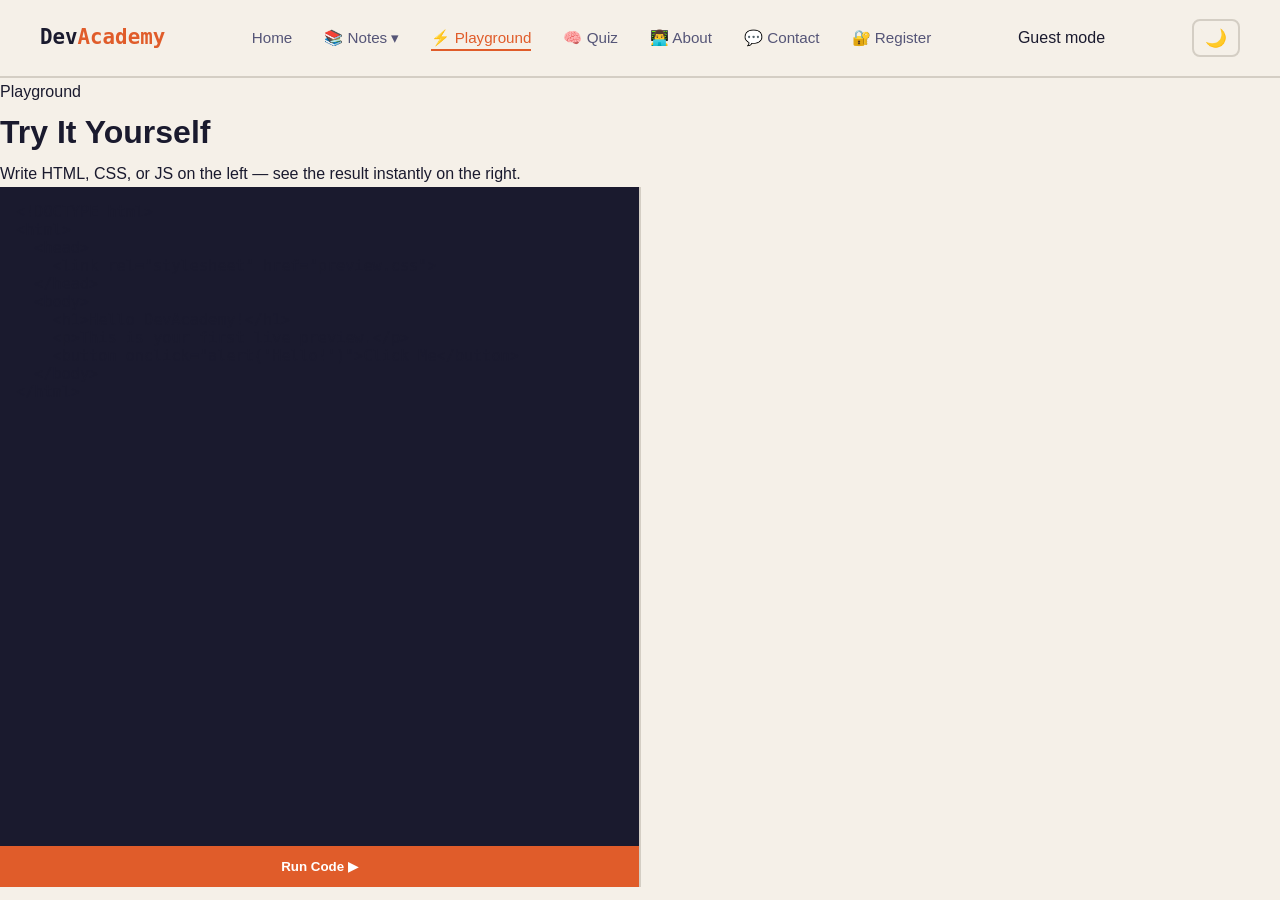
<file: practice.html>
<!DOCTYPE html>
<html lang="en">
<head>
    <meta charset="UTF-8">
    <meta name="viewport" content="width=device-width, initial-scale=1.0">
    <title>DevAcademy | Playground</title>
    <link rel="stylesheet" href="style.css">
    <link rel="stylesheet" href="playground.css">
</head>
<body>
  <nav class="navbar">
    <div class="logo">Dev<span>Academy</span></div>
    <ul class="nav-links">
      <li><a href="index.html">Home</a></li>
      <li class="dropdown">
        <a href="#" class="dropdown-toggle">📚 Notes ▾</a>
        <ul class="dropdown-menu">
          <li><a href="html.html">🏗️ HTML</a></li>
          <li><a href="css.html">🎨 CSS</a></li>
          <li><a href="js.html">⚡ JavaScript</a></li>
        </ul>
      </li>
      <li><a href="practice.html" class="active">⚡ Playground</a></li>
      <li><a href="quiz.html">🧠 Quiz</a></li>
      <li><a href="about.html">👨‍💻 About</a></li>
      <li><a href="contact.html">💬 Contact</a></li>
      <li><a href="regist.html">🔐 Register</a></li>
    </ul>
    <button class="hamburger">☰</button>
    <span id="auth-status" class="auth-status">Guest mode</span>
    <button id="theme-toggle">🌙</button>
  </nav>

  <header class="page-header contact-header">
    <span class="lang-badge">Playground</span>
    <h1>Try It Yourself</h1>
    <p>Write HTML, CSS, or JS on the left — see the result instantly on the right.</p>
  </header>

  <div class="playground-wrapper">
    <div class="editor-pane">
      <textarea id="code"><!DOCTYPE html>
<html>
  <head>
    <link rel="stylesheet" href="preview.css">
  </head>
  <body>
    <h1>Hello DevAcademy!</h1>
    <p>This is your first live preview.</p>
    <button onclick="alert('Hello!')">Click Me</button>
  </body>
</html></textarea>
      <button id="run-btn">Run Code ▶</button>
    </div>
    <div class="preview-pane">
      <iframe id="output"></iframe>
    </div>
  </div>

  <script src="script.js"></script>
  <script src="playground.js"></script>
</body>
</html>
</file>
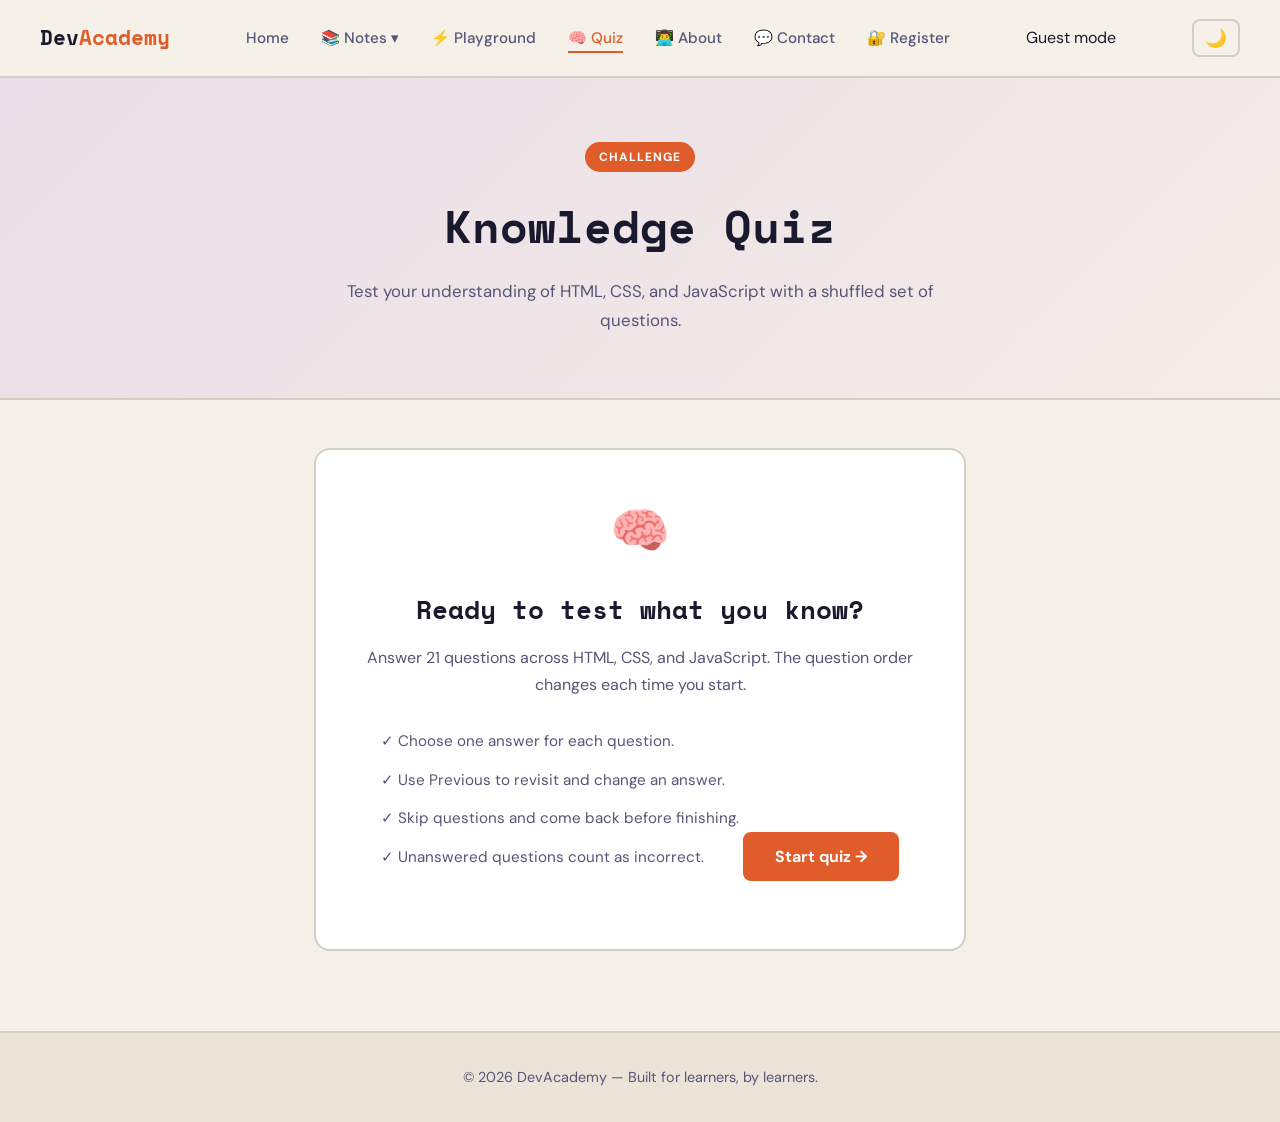
<file: quiz.html>
<!DOCTYPE html>
<html lang="en">
<head>
    <meta charset="UTF-8">
    <meta name="viewport" content="width=device-width, initial-scale=1.0">
    <title>DevAcademy | Knowledge Quiz</title>
    <link rel="stylesheet" href="style.css">
    <link rel="stylesheet" href="quiz.css">
    <link rel="stylesheet" href="quiz-interactions.css">
    <link href="https://fonts.googleapis.com/css2?family=Space+Mono:wght@400;700&family=DM+Sans:wght@400;500;700&display=swap" rel="stylesheet">
</head>
<body>
    <nav class="navbar">
        <div class="logo">Dev<span>Academy</span></div>
        <ul class="nav-links">
            <li><a href="index.html">Home</a></li>
            <li class="dropdown">
                <a href="#" class="dropdown-toggle">📚 Notes ▾</a>
                <ul class="dropdown-menu">
                    <li><a href="html.html">🏗️ HTML</a></li>
                    <li><a href="css.html">🎨 CSS</a></li>
                    <li><a href="js.html">⚡ JavaScript</a></li>
                </ul>
            </li>
            <li><a href="practice.html">⚡ Playground</a></li>
            <li><a href="quiz.html" class="active">🧠 Quiz</a></li>
            <li><a href="about.html">👨‍💻 About</a></li>
            <li><a href="contact.html">💬 Contact</a></li>
            <li><a href="regist.html">🔐 Register</a></li>
        </ul>
        <button class="hamburger" type="button" aria-label="Toggle navigation">☰</button>
        <span id="auth-status" class="auth-status">Guest mode</span>
        <button id="theme-toggle" type="button">🌙</button>
    </nav>

    <header class="page-header quiz-header">
        <span class="lang-badge">Challenge</span>
        <h1>Knowledge Quiz</h1>
        <p>Test your understanding of HTML, CSS, and JavaScript with a shuffled set of questions.</p>
    </header>

    <main class="quiz-container">
        <section id="quiz-intro" class="quiz-card intro-card">
            <div class="intro-icon" aria-hidden="true">🧠</div>
            <h2>Ready to test what you know?</h2>
            <p>Answer 21 questions across HTML, CSS, and JavaScript. The question order changes each time you start.</p>
            <ul class="intro-rules">
                <li>✓ Choose one answer for each question.</li>
                <li>✓ Use Previous to revisit and change an answer.</li>
                <li>✓ Skip questions and come back before finishing.</li>
                <li>✓ Unanswered questions count as incorrect.</li>
            </ul>
            <button class="quiz-btn" id="start-quiz" type="button">Start quiz →</button>
        </section>

        <section id="quiz-area" class="hidden" aria-live="polite">
            <div class="progress-wrap">
                <div class="progress-info">
                    <span id="q-counter">Question 1 of 21</span>
                    <span id="q-topic" class="topic-tag"></span>
                </div>
                <div class="progress-bar-bg" role="progressbar" aria-label="Quiz progress" aria-valuemin="0" aria-valuemax="21" aria-valuenow="0">
                    <div id="progress-fill" class="progress-bar-fill"></div>
                </div>
                <p id="answer-status" class="answer-status" aria-live="polite"></p>
            </div>

            <article class="quiz-card question-card">
                <h2 id="question-text" class="question-text"></h2>
                <div id="options-list" class="options-list"></div>
                <div id="feedback-box" class="feedback-box hidden" aria-live="polite"></div>
                <div class="question-controls">
                    <button class="quiz-btn quiz-btn-secondary" id="previous-btn" type="button">← Previous</button>
                    <button class="quiz-btn quiz-btn-secondary" id="skip-btn" type="button">Skip →</button>
                    <button class="quiz-btn finish-btn" id="finish-btn" type="button">Finish quiz</button>
                </div>
            </article>
        </section>

        <section id="quiz-results" class="quiz-card results-card hidden" aria-live="polite">
            <div id="result-icon" class="result-icon" aria-hidden="true">📖</div>
            <h2 id="result-title">Quiz complete</h2>
            <p id="result-subtitle" class="auth-subtitle"></p>
            <div class="score-display">
                <span id="score-num" class="score-num">0</span>
                <span class="score-label">/ <span id="score-total">21</span> correct</span>
            </div>
            <div id="result-counts" class="result-counts"></div>
            <div id="score-breakdown" class="score-breakdown" aria-label="Score by topic"></div>
            <section class="review-section" aria-labelledby="review-title">
                <h3 id="review-title">Answer review and notes</h3>
                <p class="review-intro">Review every answer. Questions you missed link directly to the related lesson section.</p>
                <div id="answer-review" class="answer-review"></div>
            </section>
            <div class="results-actions">
                <button class="quiz-btn" id="retake-btn" type="button">Try again</button>
                <a class="quiz-btn quiz-btn-secondary" href="index.html">Back to Home</a>
            </div>
        </section>
    </main>

    <footer>
        <p>© 2026 DevAcademy — Built for learners, by learners.</p>
    </footer>

    <script src="script.js"></script>
    <script src="quiz.js"></script>
</body>
</html>
</file>
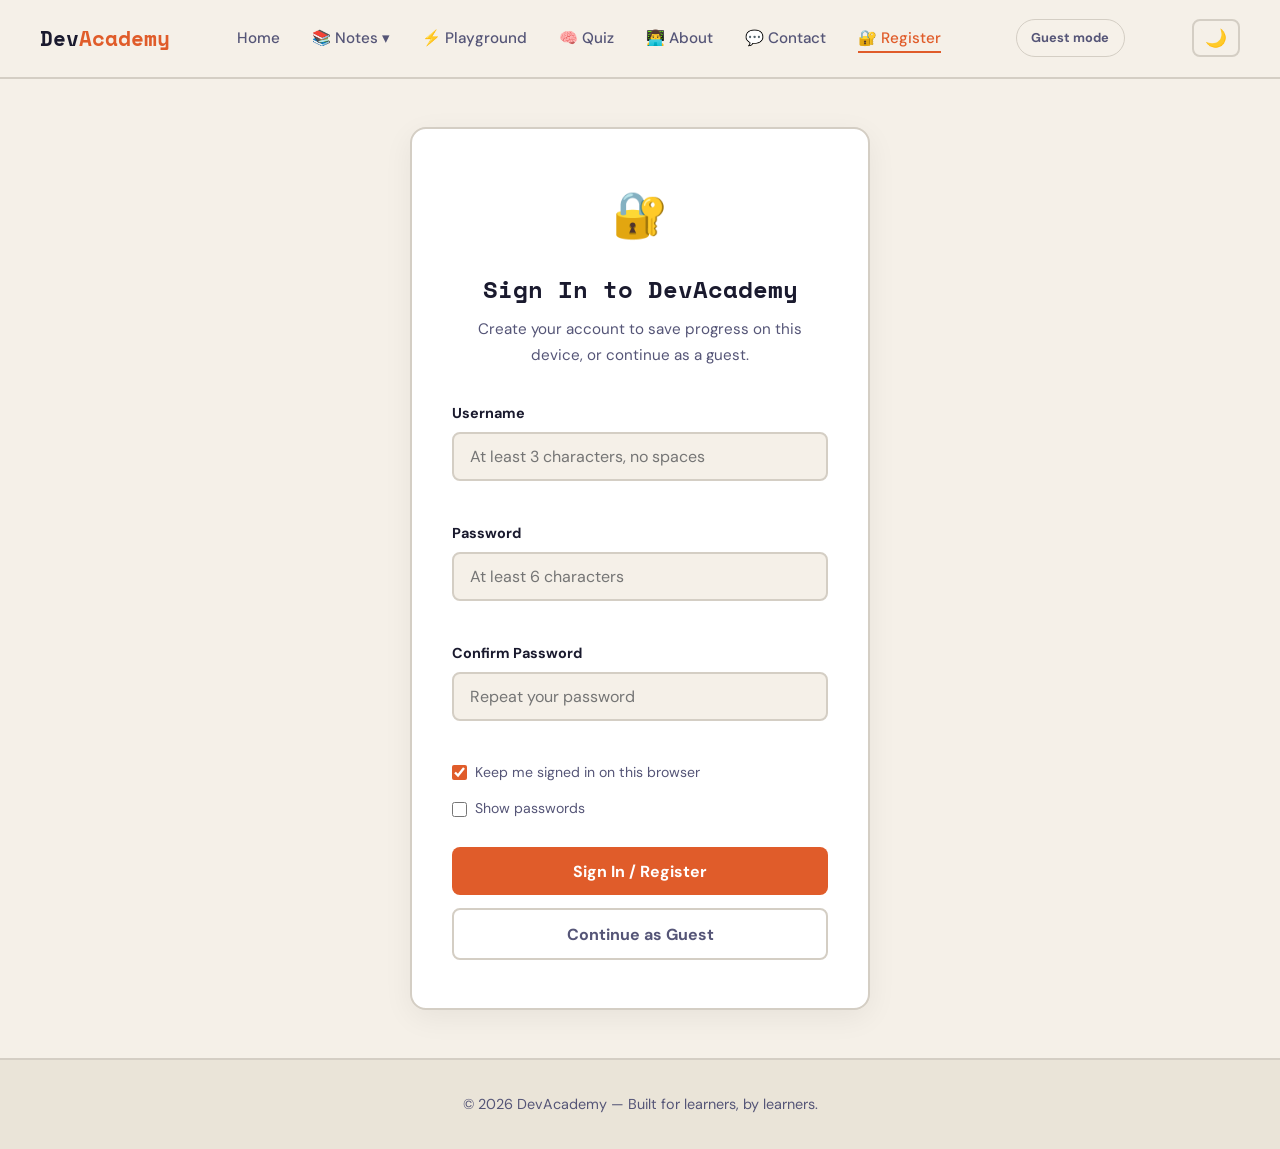
<file: regist.html>
<!DOCTYPE html>
<html lang="en">
<head>
    <meta charset="UTF-8">
    <meta name="viewport" content="width=device-width, initial-scale=1.0">
    <title>DevAcademy | Sign In</title>
    <link rel="stylesheet" href="style.css">
    <link rel="stylesheet" href="assets/css/site-helpers.css">
    <link rel="stylesheet" href="regist.css">
    <link href="https://fonts.googleapis.com/css2?family=Space+Mono:wght@400;700&family=DM+Sans:wght@400;500;700&display=swap" rel="stylesheet">
</head>
<body>

    <nav class="navbar">
        <div class="logo">Dev<span>Academy</span></div>
        <ul class="nav-links">
            <li><a href="index.html">Home</a></li>
            <li class="dropdown">
                <a href="#" class="dropdown-toggle">📚 Notes ▾</a>
                <ul class="dropdown-menu">
                    <li><a href="html.html">🏗️ HTML</a></li>
                    <li><a href="css.html">🎨 CSS</a></li>
                    <li><a href="js.html">⚡ JavaScript</a></li>
                </ul>
            </li>
            <li><a href="practice.html">⚡ Playground</a></li>
            <li><a href="quiz.html">🧠 Quiz</a></li>
            <li><a href="about.html">👨‍💻 About</a></li>
            <li><a href="contact.html">💬 Contact</a></li>
            <li><a href="regist.html" class="active">🔐 Register</a></li>
        </ul>
        <button class="hamburger">☰</button>
        <span id="auth-status" class="auth-status">Guest mode</span>
        <button id="theme-toggle">🌙</button>
    </nav>

    <div class="auth-wrapper">
        <div id="login-box" class="auth-card">
            <div class="auth-icon">🔐</div>
            <h2>Sign In to DevAcademy</h2>
            <p class="auth-subtitle">Create your account to save progress on this device, or continue as a guest.</p>

            <div class="form-group">
                <label for="username">Username</label>
                <input type="text" id="username" placeholder="At least 3 characters, no spaces">
                <span class="field-error" id="username-error"></span>
            </div>

            <div class="form-group">
                <label for="password">Password</label>
                <input type="password" id="password" placeholder="At least 6 characters">
                <span class="field-error" id="password-error"></span>
            </div>

            <div class="form-group">
                <label for="confirm-password">Confirm Password</label>
                <input type="password" id="confirm-password" placeholder="Repeat your password">
                <span class="field-error" id="confirm-error"></span>
            </div>

            <label class="show-password-toggle">
                <input type="checkbox" id="remember-me" checked>
                Keep me signed in on this browser
            </label>

            <label class="show-password-toggle">
                <input type="checkbox" id="show-passwords" onchange="togglePasswords(this)">
                Show passwords
            </label>

            <div class="error-box hidden" id="general-error"></div>

            <button type="button" onclick="simulateLogin()">Sign In / Register</button>
            <button type="button" class="btn-secondary" onclick="continueAsGuest()">Continue as Guest</button>
        </div>

        <div id="homepage-content" class="auth-card hidden">
            <div class="auth-icon">🎉</div>
            <h2 id="welcome-message">Welcome!</h2>
            <p class="success-msg">✓ Successfully registered</p>
            <p class="auth-subtitle">You can keep browsing and your login will persist on this browser.</p>
            <button type="button" onclick="registerUser()">Continue to Notes →</button>
            <button type="button" class="btn-secondary" onclick="logOutUser()">Log Out</button>
        </div>
    </div>

    <footer>
        <p>© 2026 DevAcademy — Built for learners, by learners.</p>
    </footer>

    <script src="script.js"></script>
    <script>
        function togglePasswords(checkbox) {
            const type = checkbox.checked ? 'text' : 'password';
            document.getElementById('password').type = type;
            document.getElementById('confirm-password').type = type;
        }
    </script>
</body>
</html>
</file>
<file: style.css>
:root {
    --bg: #f5f0e8;
    --bg2: #eae4d8;
    --text: #1a1a2e;
    --text2: #555577;
    --accent: #e05c2a;
    --accent2: #c44a1a;
    --card-bg: #ffffff;
    --border: #d4cec4;
    --code-bg: #1a1a2e;
}

[data-theme="dark"] {
    --bg: #0f0f1a;
    --bg2: #1a1a2e;
    --text: #f0ece0;
    --text2: #9990bb;
    --accent: #ff7043;
    --accent2: #e05c2a;
    --card-bg: #1a1a2e;
    --border: #2a2a4e;
    --code-bg: #0a0a15;
}

/* 2. RESET & BASE */
* {
    margin: 0;
    padding: 0;
    box-sizing: border-box;
    transition: background-color 0.3s, color 0.3s, border-color 0.3s;
}

body {
    font-family: 'DM Sans', sans-serif;
    background-color: var(--bg);
    color: var(--text);
    line-height: 1.7;
}

/* 3. NAVBAR */
.navbar {
    display: flex;
    justify-content: space-between;
    align-items: center;
    padding: 1.2rem 2.5rem;
    background-color: var(--bg);
    border-bottom: 2px solid var(--border);
    position: sticky;
    top: 0;
    z-index: 100;
}

.logo {
    font-family: 'Space Mono', monospace;
    font-size: 1.3rem;
    font-weight: 700;
    color: var(--text);
}

.logo span { color: var(--accent); }

.nav-links {
    display: flex;
    list-style: none;
    gap: 2rem;
}

.nav-links a {
    text-decoration: none;
    color: var(--text2);
    font-weight: 500;
    font-size: 0.95rem;
    padding-bottom: 3px;
    border-bottom: 2px solid transparent;
    transition: color 0.2s, border-color 0.2s;
}

.nav-links a:hover,
.nav-links a.active {
    color: var(--accent);
    border-bottom-color: var(--accent);
}

/* DROPDOWN MENU: click to open, click outside or Escape to close */
.dropdown { position: relative; }
.dropdown-toggle::after { content: ''; }

.dropdown-menu {
    display: none;
    position: absolute;
    top: 100%;
    left: 0;
    background: var(--card-bg);
    border: 2px solid var(--border);
    border-radius: 8px;
    flex-direction: column;
    gap: 0;
    min-width: 200px;
    list-style: none;
    padding: 0.5rem 0;
    margin-top: 0.5rem;
    box-shadow: 0 8px 24px rgba(0,0,0,0.1);
    z-index: 20;
}

.dropdown-menu.active { display: flex; }
.dropdown-toggle[aria-expanded="true"] { color: var(--accent); }
.dropdown-menu li { border-bottom: 1px solid var(--border); }
.dropdown-menu li:last-child { border-bottom: none; }
.dropdown-menu a {
    display: block;
    padding: 0.75rem 1.2rem;
    border: none;
    font-size: 0.9rem;
    transition: background 0.2s, color 0.2s;
}
.dropdown-menu a:hover {
    background: var(--bg2);
    color: var(--accent);
    border-bottom: none;
}

/* Hamburger Menu */
.hamburger {
    display: none;
    background: none;
    border: none;
    font-size: 1.5rem;
    cursor: pointer;
    color: var(--text);
    padding: 0.5rem;
}

#theme-toggle {
    background: none;
    border: 2px solid var(--border);
    border-radius: 8px;
    padding: 0.4rem 0.7rem;
    font-size: 1.1rem;
    cursor: pointer;
    transition: transform 0.3s, border-color 0.3s;
}
#theme-toggle:hover { transform: rotate(20deg); border-color: var(--accent); }

/* 4. HERO SECTION */
.hero {
    display: flex;
    justify-content: space-between;
    align-items: center;
    padding: 6rem 2.5rem;
    gap: 3rem;
    background-color: var(--bg);
    max-width: 1100px;
    margin: 0 auto;
}
.hero-text { flex: 1; }
.badge {
    display: inline-block;
    background: var(--accent);
    color: white;
    font-size: 0.8rem;
    font-weight: 700;
    padding: 0.35rem 0.9rem;
    border-radius: 20px;
    margin-bottom: 1.5rem;
    letter-spacing: 0.05em;
    text-transform: uppercase;
}
.hero-text h1 {
    font-family: 'Space Mono', monospace;
    font-size: 3.2rem;
    line-height: 1.15;
    margin-bottom: 1.2rem;
}
.highlight { color: var(--accent); text-decoration: underline; text-underline-offset: 6px; }
.hero-text p { color: var(--text2); font-size: 1.1rem; max-width: 480px; margin-bottom: 2rem; }
.btn {
    display: inline-block;
    background: var(--accent);
    color: white;
    text-decoration: none;
    padding: 0.9rem 2rem;
    border-radius: 8px;
    font-weight: 700;
    font-size: 1rem;
    transition: background 0.2s, transform 0.2s, box-shadow 0.2s;
}
.btn:hover { background: var(--accent2); transform: translateY(-3px); box-shadow: 0 8px 20px rgba(224, 92, 42, 0.3); }

/* 5. HERO GRAPHIC (Code Box) */
.hero-graphic { flex: 1; display: flex; justify-content: center; }
.code-box {
    background: var(--code-bg);
    border-radius: 12px;
    padding: 2rem 2.5rem;
    font-family: 'Space Mono', monospace;
    font-size: 1rem;
    line-height: 2.2;
    border: 2px solid var(--border);
    min-width: 300px;
}
.tag { color: #64b5f6; }
.prop { color: #ce93d8; }
.val { color: #a5d6a7; }
.fn { color: #ffcc02; }

/* 6. COURSES SECTION */
.courses { padding: 5rem 2.5rem; max-width: 1100px; margin: 0 auto; }
.courses h2 {
    font-family: 'Space Mono', monospace;
    font-size: 2rem;
    margin-bottom: 2.5rem;
    text-align: center;
}
.card-container { display: flex; gap: 1.5rem; justify-content: center; flex-wrap: wrap; }
.card {
    background: var(--card-bg);
    border: 2px solid var(--border);
    border-radius: 12px;
    padding: 2rem;
    width: 300px;
    cursor: pointer;
    transition: transform 0.25s, box-shadow 0.25s, border-color 0.25s;
}
.card:hover { transform: translateY(-8px); box-shadow: 0 12px 30px rgba(0,0,0,0.1); border-color: var(--accent); }
.card-icon { font-size: 2rem; margin-bottom: 1rem; }
.card h3 { font-family: 'Space Mono', monospace; font-size: 1.2rem; margin-bottom: 0.8rem; color: var(--text); }
.card p { color: var(--text2); font-size: 0.95rem; margin-bottom: 1.2rem; }
.card-link { color: var(--accent); font-weight: 700; text-decoration: none; font-size: 0.9rem; }
.card-link:hover { text-decoration: underline; }

/* 7. FOOTER */
footer {
    background: var(--bg2);
    border-top: 2px solid var(--border);
    text-align: center;
    padding: 2rem;
    color: var(--text2);
    font-size: 0.9rem;
}

/* Tablet navigation: collapse before the full set of links gets cramped. */
@media (max-width: 1100px) {
    .navbar {
        padding: 1rem 1.5rem;
        position: relative;
        gap: 0.75rem;
    }

    .hamburger { display: block; order: 2; flex: 0 0 auto; }
    .auth-status { order: 3; margin-left: auto; }
    #theme-toggle { order: 4; flex: 0 0 auto; }

    .nav-links {
        display: none;
        position: absolute;
        top: 100%;
        left: 0;
        right: 0;
        flex-direction: column;
        background: var(--bg);
        border-bottom: 2px solid var(--border);
        padding: 0.5rem 0;
        gap: 0;
        width: 100%;
        z-index: 99;
        margin-top: 0;
        box-shadow: 0 12px 24px rgba(0,0,0,0.1);
    }

    .nav-links.active { display: flex; }
    .nav-links li { border-bottom: 1px solid var(--border); }
    .nav-links li:last-child { border-bottom: none; }
    .nav-links a { display: block; padding: 0.85rem 1.5rem; border: 0; font-size: 1rem; }

    .dropdown-menu {
        position: static;
        display: none;
        background: var(--bg2);
        border: 0;
        border-radius: 0;
        box-shadow: none;
        padding: 0;
        margin: 0;
    }
    .dropdown-menu.active { display: flex; }
    .dropdown-menu a { padding: 0.7rem 2.5rem; font-size: 0.9rem; }
}

/* 8. RESPONSIVE CONTENT */
@media (max-width: 768px) {
    .hero { flex-direction: column; padding: 3rem 1.5rem; text-align: center; }
    .hero-text h1 { font-size: 2.2rem; }
    .hero-text p { margin: 0 auto 2rem auto; }
    .code-box { font-size: 0.85rem; min-width: unset; width: 100%; padding: 1.5rem 1rem; }
    .card { width: 100%; max-width: 350px; }
}

@media (max-width: 480px) {
    .logo { font-size: 1.1rem; }
    .hero-text h1 { font-size: 1.8rem; }
    .navbar { padding: 0.8rem 1rem; }
    .card-container { gap: 1rem; }
    .hero { padding: 2rem 1rem; gap: 1.5rem; }
    .auth-status { max-width: 125px; overflow: hidden; text-overflow: ellipsis; font-size: 0.68rem; padding: 0.35rem 0.55rem; }
    #theme-toggle { padding: 0.35rem 0.5rem; }
}
/* Preserve the existing DevAcademy visual language while ensuring the nav collapses before tablet widths become cramped. */
:root { --bg:#f5f0e8; --bg2:#eae4d8; --text:#1a1a2e; --text2:#555577; --accent:#e05c2a; --accent2:#c44a1a; --card-bg:#fff; --border:#d4cec4; --code-bg:#1a1a2e; }
[data-theme="dark"] { --bg:#0f0f1a; --bg2:#1a1a2e; --text:#f0ece0; --text2:#9990bb; --accent:#ff7043; --accent2:#e05c2a; --card-bg:#1a1a2e; --border:#2a2a4e; --code-bg:#0a0a15; }
* { margin:0; padding:0; box-sizing:border-box; transition:background-color .3s,color .3s,border-color .3s; }
body { font-family:'DM Sans',sans-serif; background:var(--bg); color:var(--text); line-height:1.7; }
.navbar { display:flex; justify-content:space-between; align-items:center; padding:1.2rem 2.5rem; background:var(--bg); border-bottom:2px solid var(--border); position:sticky; top:0; z-index:100; }
.logo { font-family:'Space Mono',monospace; font-size:1.3rem; font-weight:700; color:var(--text); text-decoration:none; }
.logo span { color:var(--accent); }
.nav-links { display:flex; list-style:none; gap:2rem; }
.nav-links a { text-decoration:none; color:var(--text2); font-weight:500; font-size:.95rem; padding-bottom:3px; border-bottom:2px solid transparent; transition:color .2s,border-color .2s; }
.nav-links a:hover,.nav-links a.active { color:var(--accent); border-bottom-color:var(--accent); }
.dropdown { position:relative; }
.dropdown-toggle::after { content:''; }
.dropdown-menu { display:none; position:absolute; top:100%; left:0; background:var(--card-bg); border:2px solid var(--border); border-radius:8px; flex-direction:column; gap:0; min-width:200px; list-style:none; padding:.5rem 0; margin-top:.5rem; box-shadow:0 8px 24px rgba(0,0,0,.1); z-index:20; }
.dropdown-menu.active { display:flex; }
.dropdown-toggle[aria-expanded="true"] { color:var(--accent); }
.dropdown-menu li { border-bottom:1px solid var(--border); }
.dropdown-menu li:last-child { border-bottom:none; }
.dropdown-menu a { display:block; padding:.75rem 1.2rem; border:none; font-size:.9rem; transition:background .2s,color .2s; }
.dropdown-menu a:hover { background:var(--bg2); color:var(--accent); border-bottom:none; }
.hamburger { display:none; background:none; border:none; font-size:1.5rem; cursor:pointer; color:var(--text); padding:.5rem; }
#theme-toggle { background:none; border:2px solid var(--border); border-radius:8px; padding:.4rem .7rem; font-size:1.1rem; cursor:pointer; transition:transform .3s,border-color .3s; }
#theme-toggle:hover { transform:rotate(20deg); border-color:var(--accent); }
.hero { display:flex; justify-content:space-between; align-items:center; padding:6rem 2.5rem; gap:3rem; background:var(--bg); max-width:1100px; margin:0 auto; }
.hero-text { flex:1; }
.badge { display:inline-block; background:var(--accent); color:#fff; font-size:.8rem; font-weight:700; padding:.35rem .9rem; border-radius:20px; margin-bottom:1.5rem; letter-spacing:.05em; text-transform:uppercase; }
.hero-text h1 { font-family:'Space Mono',monospace; font-size:3.2rem; line-height:1.15; margin-bottom:1.2rem; }
.highlight { color:var(--accent); text-decoration:underline; text-underline-offset:6px; }
.hero-text p { color:var(--text2); font-size:1.1rem; max-width:480px; margin-bottom:2rem; }
.btn { display:inline-block; background:var(--accent); color:#fff; text-decoration:none; padding:.9rem 2rem; border-radius:8px; font-weight:700; font-size:1rem; transition:background .2s,transform .2s,box-shadow .2s; }
.btn:hover { background:var(--accent2); transform:translateY(-3px); box-shadow:0 8px 20px rgba(224,92,42,.3); }
.hero-graphic { flex:1; display:flex; justify-content:center; }
.code-box { background:var(--code-bg); border-radius:12px; padding:2rem 2.5rem; font-family:'Space Mono',monospace; font-size:1rem; line-height:2.2; border:2px solid var(--border); min-width:300px; }
.tag { color:#64b5f6; } .prop { color:#ce93d8; } .val { color:#a5d6a7; } .fn { color:#ffcc02; }
.courses { padding:5rem 2.5rem; max-width:1100px; margin:0 auto; }
.courses h2 { font-family:'Space Mono',monospace; font-size:2rem; margin-bottom:2.5rem; text-align:center; }
.card-container { display:flex; gap:1.5rem; justify-content:center; flex-wrap:wrap; }
.card { background:var(--card-bg); border:2px solid var(--border); border-radius:12px; padding:2rem; width:300px; cursor:pointer; transition:transform .25s,box-shadow .25s,border-color .25s; }
.card:hover { transform:translateY(-8px); box-shadow:0 12px 30px rgba(0,0,0,.1); border-color:var(--accent); }
.card-icon { font-size:2rem; margin-bottom:1rem; }
.card h3 { font-family:'Space Mono',monospace; font-size:1.2rem; margin-bottom:.8rem; color:var(--text); }
.card p { color:var(--text2); font-size:.95rem; margin-bottom:1.2rem; }
.card-link { color:var(--accent); font-weight:700; text-decoration:none; font-size:.9rem; }
.card-link:hover { text-decoration:underline; }
footer { background:var(--bg2); border-top:2px solid var(--border); text-align:center; padding:2rem; color:var(--text2); font-size:.9rem; }
@media (max-width:1100px) {
 .navbar { padding:1rem 1.5rem; position:relative; gap:.75rem; }
 .hamburger { display:block; order:2; flex:0 0 auto; }
 .auth-status { order:3; margin-left:auto; }
 #theme-toggle { order:4; flex:0 0 auto; }
 .nav-links { display:none; position:absolute; top:100%; left:0; right:0; flex-direction:column; background:var(--bg); border-bottom:2px solid var(--border); padding:.5rem 0; gap:0; width:100%; z-index:99; margin:0; box-shadow:0 12px 24px rgba(0,0,0,.1); }
 .nav-links.active { display:flex; }
 .nav-links li { border-bottom:1px solid var(--border); }
 .nav-links li:last-child { border-bottom:none; }
 .nav-links a { display:block; padding:.85rem 1.5rem; border:0; font-size:1rem; }
 .dropdown-menu { position:static; display:none; background:var(--bg2); border:0; border-radius:0; box-shadow:none; padding:0; margin:0; }
 .dropdown-menu.active { display:flex; }
 .dropdown-menu a { padding:.7rem 2.5rem; font-size:.9rem; }
}
@media (max-width:768px) { .hero { flex-direction:column; padding:3rem 1.5rem; text-align:center; } .hero-text h1 { font-size:2.2rem; } .hero-text p { margin:0 auto 2rem; } .code-box { font-size:.85rem; min-width:0; width:100%; padding:1.5rem 1rem; } .card { width:100%; max-width:350px; } }
@media (max-width:480px) { .logo { font-size:1.1rem; } .hero-text h1 { font-size:1.8rem; } .navbar { padding:.8rem 1rem; } .card-container { gap:1rem; } .hero { padding:2rem 1rem; gap:1.5rem; } .auth-status { max-width:125px; overflow:hidden; text-overflow:ellipsis; font-size:.68rem; padding:.35rem .55rem; } #theme-toggle { padding:.35rem .5rem; } }
</file>
<file: assets/css/site-helpers.css>
.auth-status {
    display: inline-flex;
    align-items: center;
    justify-content: center;
    font-size: 0.8rem;
    font-weight: 700;
    color: var(--text2);
    background: rgba(255, 255, 255, 0.06);
    border: 1px solid var(--border);
    border-radius: 999px;
    padding: 0.45rem 0.9rem;
    margin-left: 0.5rem;
    white-space: nowrap;
}

.nav-links a.active {
    color: var(--accent);
    border-bottom: 2px solid var(--accent);
}

.dropdown-menu.active {
    display: flex;
}
</file>
<file: landing.css>
/* Landing page enhancements — keeps the existing DevAcademy color system. */

.landing-hero {
    position: relative;
    min-height: 650px;
    padding-top: 5.5rem;
    padding-bottom: 7rem;
    overflow: hidden;
    isolation: isolate;
}

.landing-hero::before,
.landing-hero::after {
    content: "";
    position: absolute;
    z-index: -1;
    border-radius: 50%;
    pointer-events: none;
}

.landing-hero::before {
    width: 420px;
    height: 420px;
    right: -110px;
    top: 20px;
    background: radial-gradient(circle, rgba(224, 92, 42, 0.13), transparent 68%);
}

.landing-hero::after {
    width: 280px;
    height: 280px;
    left: -150px;
    bottom: 20px;
    background: radial-gradient(circle, rgba(42, 122, 224, 0.1), transparent 70%);
}

.landing-copy { position: relative; z-index: 2; }

.landing-copy .badge {
    display: inline-flex;
    align-items: center;
    gap: 0.55rem;
    font-size: 0.7rem;
    letter-spacing: 0.08em;
    padding: 0.55rem 0.9rem;
    background: var(--card-bg);
    color: var(--text2);
    border: 1px solid var(--border);
}

.status-dot,
.window-status i {
    display: inline-block;
    width: 8px;
    height: 8px;
    border-radius: 50%;
    background: #2ae078;
    box-shadow: 0 0 0 4px rgba(42, 224, 120, 0.13);
}

.landing-copy h1 { max-width: 650px; font-size: clamp(2.7rem, 5vw, 4.5rem); letter-spacing: -0.07em; }
.landing-copy .highlight { text-decoration-color: rgba(224, 92, 42, 0.35); }
.landing-copy > p { max-width: 500px; }
.hero-actions { display: flex; align-items: center; gap: 1.4rem; flex-wrap: wrap; }
.landing-primary { box-shadow: 0 10px 24px rgba(224, 92, 42, 0.2); }
.landing-primary span { display: inline-block; margin-left: 0.35rem; transition: transform 0.2s ease; }
.landing-primary:hover span { transform: translateX(4px); }
.landing-secondary { color: var(--text); font-weight: 700; text-decoration: none; transition: color 0.2s ease; }
.landing-secondary:hover { color: var(--accent); }
.hero-proof { color: var(--text2); font-size: 0.88rem; margin-top: 1.3rem; }
.hero-proof span { color: var(--accent); margin-right: 0.35rem; }

.landing-visual { position: relative; min-height: 370px; }
.code-window {
    position: relative;
    z-index: 1;
    width: min(100%, 470px);
    overflow: hidden;
    border: 1px solid rgba(255,255,255,0.12);
    border-radius: 18px;
    background: linear-gradient(145deg, #202038, #11111d 75%);
    box-shadow: 0 28px 80px rgba(25, 20, 45, 0.28), 0 0 0 8px rgba(255,255,255,0.28);
    transform: rotate(1.5deg);
    animation: window-arrive 0.8s ease-out both, window-float 6s ease-in-out 0.8s infinite;
}
.window-top, .window-status { display: flex; justify-content: space-between; align-items: center; color: #a7a7be; font: 0.7rem 'Space Mono', monospace; }
.window-top { padding: 0.9rem 1rem; border-bottom: 1px solid rgba(255,255,255,0.09); }
.window-dots { display: flex; gap: 5px; }
.window-dots i { display: block; width: 8px; height: 8px; border-radius: 50%; background: #ff6b6b; }
.window-dots i:nth-child(2) { background: #ffd166; }
.window-dots i:nth-child(3) { background: #2ae078; }
.window-menu { letter-spacing: 0.1em; }
.code-lines { padding: 1.35rem 1.3rem 1.5rem; color: #ececf4; font: clamp(0.65rem, 1vw, 0.82rem)/2.45 'Space Mono', monospace; }
.code-lines p { white-space: nowrap; }
.line-number { display: inline-block; width: 2.2rem; color: #66667f; user-select: none; }
.code-muted { color: #9292ac; }
.code-lines .tag { color: #64b5f6; }
.code-lines .prop { color: #ce93d8; }
.code-lines .val { color: #a5d6a7; }
.code-lines .fn { color: #ffcc02; }
.cursor-block { display: inline-block; width: 8px; height: 15px; vertical-align: middle; background: var(--accent); animation: cursor-blink 1s steps(2, start) infinite; }
.window-status { padding: 0.7rem 1rem; border-top: 1px solid rgba(255,255,255,0.09); font-size: 0.63rem; }
.window-status span:first-child { display: flex; align-items: center; gap: 0.55rem; }
.window-status i { width: 6px; height: 6px; }
.floating-chip { position: absolute; z-index: 2; display: flex; gap: 0.5rem; align-items: center; padding: 0.65rem 0.9rem; border: 1px solid var(--border); border-radius: 12px; background: var(--card-bg); color: var(--text); font-size: 0.8rem; font-weight: 700; box-shadow: 0 12px 30px rgba(20, 20, 40, 0.12); animation: chip-float 4s ease-in-out infinite; }
.floating-chip span { font-size: 1.1rem; }
.chip-html { top: 4%; right: 3%; }
.chip-css { left: 0; bottom: 20%; animation-delay: -1.2s; }
.chip-js { right: 1%; bottom: 7%; animation-delay: -2.3s; }
.orbit { position: absolute; border: 1px dashed rgba(224, 92, 42, 0.2); border-radius: 50%; }
.orbit-one { width: 390px; height: 250px; transform: rotate(-24deg); }
.orbit-two { width: 310px; height: 360px; transform: rotate(38deg); border-color: rgba(42, 122, 224, 0.16); }
.scroll-cue { position: absolute; bottom: 1.5rem; left: 50%; transform: translateX(-50%); display: flex; align-items: center; gap: 0.55rem; color: var(--text2); font-size: 0.8rem; text-decoration: none; }
.scroll-cue span { display: grid; place-items: center; width: 25px; height: 25px; border: 1px solid var(--border); border-radius: 50%; color: var(--accent); animation: cue-bounce 1.7s ease-in-out infinite; }

.learning-section { padding: 5.5rem 2.5rem 6rem; background: var(--bg2); }
.section-heading { max-width: 700px; margin: 0 auto 2.8rem; text-align: center; }
.section-kicker { color: var(--accent); font: 700 0.72rem 'Space Mono', monospace; letter-spacing: 0.13em; }
.section-heading h2, .try-copy h2, .landing-cta h2 { font: 700 clamp(1.8rem, 3.2vw, 2.6rem)/1.2 'Space Mono', monospace; margin: 0.8rem 0; letter-spacing: -0.05em; }
.section-heading p, .landing-cta p { color: var(--text2); }
.learning-cards { align-items: stretch; }
.learning-card { position: relative; overflow: hidden; min-height: 285px; display: flex; flex-direction: column; width: 320px; border-radius: 16px; }
.learning-card::before { content: ""; position: absolute; width: 140px; height: 140px; top: -75px; right: -65px; border-radius: 50%; background: var(--card-glow, rgba(224,92,42,.12)); transition: transform 0.35s ease; }
.learning-card:hover::before { transform: scale(2.2); }
.html-card { --card-glow: rgba(224,92,42,.13); }
.css-card { --card-glow: rgba(42,122,224,.13); }
.js-card { --card-glow: rgba(224,192,42,.18); }
.card-topline { position: relative; display: flex; align-items: center; justify-content: space-between; margin-bottom: 1.2rem; }
.learning-card .card-icon { display: grid; place-items: center; width: 52px; height: 52px; margin: 0; border-radius: 14px; background: var(--bg2); transition: transform 0.3s ease; }
.learning-card:hover .card-icon { transform: rotate(-8deg) scale(1.08); }
.module-number { color: var(--text2); font: 0.62rem 'Space Mono', monospace; letter-spacing: 0.06em; }
.learning-card h3, .learning-card p, .learning-card .card-link { position: relative; }
.learning-card h3 { font-size: 1.35rem; }
.learning-card p { flex: 1; }
.learning-card .card-link { display: flex; justify-content: space-between; padding-top: 0.9rem; border-top: 1px solid var(--border); }
.learning-card .card-link span { transition: transform 0.2s ease; }
.learning-card .card-link:hover span { transform: translate(3px, -3px); }

.try-section { max-width: 1100px; margin: 0 auto; padding: 6rem 2.5rem; display: grid; grid-template-columns: 1fr 0.9fr; gap: 4rem; align-items: center; }
.try-copy h2 { font-size: clamp(2rem, 4vw, 3.1rem); }
.try-copy p { color: var(--text2); max-width: 470px; margin: 1rem 0 1.7rem; }
.learning-steps { display: grid; gap: 0.8rem; }
.step-card { display: flex; align-items: center; gap: 1rem; padding: 1rem 1.1rem; background: var(--card-bg); border: 1px solid var(--border); border-radius: 13px; transition: transform 0.2s ease, border-color 0.2s ease, box-shadow 0.2s ease; }
.step-card:hover { transform: translateX(7px); border-color: var(--accent); box-shadow: 0 10px 25px rgba(20,20,40,.08); }
.step-icon { display: grid; place-items: center; width: 43px; height: 43px; border-radius: 12px; background: var(--bg2); font-size: 1.2rem; }
.step-card strong, .step-card small { display: block; }
.step-card strong { color: var(--text); font-size: 0.95rem; }
.step-card small { margin-top: 0.15rem; color: var(--text2); font-size: 0.8rem; }
.step-arrow { margin-left: auto; color: var(--accent); font-weight: 700; }
.landing-cta { max-width: 1100px; margin: 0 auto 5rem; padding: 2.5rem 3rem; display: flex; justify-content: space-between; align-items: center; gap: 2rem; border: 1px solid var(--border); border-radius: 18px; background: linear-gradient(120deg, var(--card-bg), var(--bg2)); }
.landing-cta h2 { font-size: clamp(1.5rem, 2.5vw, 2rem); margin: 0.45rem 0; }
.landing-cta .btn { flex: 0 0 auto; }
footer .footer-note { margin-top: 0.5rem; font-size: 0.78rem; }
footer .footer-note span { color: var(--accent); }

@keyframes cursor-blink { to { visibility: hidden; } }
@keyframes window-arrive { from { opacity: 0; transform: translateY(18px) rotate(1.5deg); } to { opacity: 1; transform: translateY(0) rotate(1.5deg); } }
@keyframes window-float { 0%, 100% { translate: 0 0; } 50% { translate: 0 -9px; } }
@keyframes chip-float { 0%, 100% { translate: 0 0; } 50% { translate: 0 -7px; } }
@keyframes cue-bounce { 0%, 100% { translate: 0 0; } 50% { translate: 0 4px; } }

@media (max-width: 900px) {
    .landing-hero { min-height: 0; padding-top: 4rem; padding-bottom: 5rem; }
    .landing-visual { width: min(100%, 560px); min-height: 340px; }
    .try-section { grid-template-columns: 1fr; gap: 2.5rem; }
    .landing-cta { margin-left: 1.5rem; margin-right: 1.5rem; }
}

@media (max-width: 600px) {
    .landing-copy h1 { font-size: 2.45rem; }
    .landing-copy .badge { font-size: 0.58rem; }
    .hero-actions { align-items: flex-start; flex-direction: column; gap: 1rem; }
    .landing-visual { min-height: 290px; }
    .code-window { box-shadow: 0 18px 45px rgba(25,20,45,.24), 0 0 0 5px rgba(255,255,255,.25); }
    .code-lines { padding: 1rem 0.7rem; font-size: 0.58rem; }
    .line-number { width: 1.7rem; }
    .floating-chip { padding: 0.5rem 0.65rem; font-size: 0.68rem; }
    .chip-html { right: 0; top: 0; }
    .chip-css { left: 0; bottom: 12%; }
    .chip-js { right: 0; bottom: 1%; }
    .orbit-one { width: 280px; height: 200px; }
    .orbit-two { width: 240px; height: 290px; }
    .learning-section { padding: 4rem 1.2rem; }
    .learning-card { width: 100%; }
    .try-section { padding: 4rem 1.3rem; }
    .landing-cta { margin: 0 1.2rem 3.5rem; padding: 1.6rem; align-items: flex-start; flex-direction: column; }
}

@media (prefers-reduced-motion: reduce) {
    *, *::before, *::after { scroll-behavior: auto !important; animation-duration: 0.01ms !important; animation-iteration-count: 1 !important; transition-duration: 0.01ms !important; }
}
/* Landing page enhancements */
.landing-hero{position:relative;min-height:650px;padding-top:5.5rem;padding-bottom:7rem;overflow:hidden;isolation:isolate}
.landing-hero:before,.landing-hero:after{content:"";position:absolute;z-index:-1;border-radius:50%;pointer-events:none}
.landing-hero:before{width:420px;height:420px;right:-110px;top:20px;background:radial-gradient(circle,rgba(224,92,42,.13),transparent 68%)}
.landing-hero:after{width:280px;height:280px;left:-150px;bottom:20px;background:radial-gradient(circle,rgba(42,122,224,.1),transparent 70%)}
.landing-copy{position:relative;z-index:2}.landing-copy .badge{display:inline-flex;align-items:center;gap:.55rem;font-size:.7rem;letter-spacing:.08em;padding:.55rem .9rem;background:var(--card-bg);color:var(--text2);border:1px solid var(--border)}
.status-dot,.window-status i{display:inline-block;width:8px;height:8px;border-radius:50%;background:#2ae078;box-shadow:0 0 0 4px rgba(42,224,120,.13)}
.landing-copy h1{max-width:650px;font-size:clamp(2.7rem,5vw,4.5rem);letter-spacing:-.07em}.landing-copy .highlight{text-decoration-color:rgba(224,92,42,.35)}.landing-copy>p{max-width:500px}
.hero-actions{display:flex;align-items:center;gap:1.4rem;flex-wrap:wrap}.landing-primary{box-shadow:0 10px 24px rgba(224,92,42,.2)}.landing-primary span{display:inline-block;margin-left:.35rem;transition:transform .2s}.landing-primary:hover span{transform:translateX(4px)}.landing-secondary{color:var(--text);font-weight:700;text-decoration:none;transition:color .2s}.landing-secondary:hover{color:var(--accent)}.hero-proof{color:var(--text2);font-size:.88rem;margin-top:1.3rem}.hero-proof span{color:var(--accent);margin-right:.35rem}
.landing-visual{position:relative;min-height:370px}.code-window{position:relative;z-index:1;width:min(100%,470px);overflow:hidden;border:1px solid rgba(255,255,255,.12);border-radius:18px;background:linear-gradient(145deg,#202038,#11111d 75%);box-shadow:0 28px 80px rgba(25,20,45,.28),0 0 0 8px rgba(255,255,255,.28);transform:rotate(1.5deg);animation:window-arrive .8s ease-out both,window-float 6s ease-in-out .8s infinite}
.window-top,.window-status{display:flex;justify-content:space-between;align-items:center;color:#a7a7be;font:.7rem 'Space Mono',monospace}.window-top{padding:.9rem 1rem;border-bottom:1px solid rgba(255,255,255,.09)}.window-dots{display:flex;gap:5px}.window-dots i{display:block;width:8px;height:8px;border-radius:50%;background:#ff6b6b}.window-dots i:nth-child(2){background:#ffd166}.window-dots i:nth-child(3){background:#2ae078}.window-menu{letter-spacing:.1em}.code-lines{padding:1.35rem 1.3rem 1.5rem;color:#ececf4;font:clamp(.65rem,1vw,.82rem)/2.45 'Space Mono',monospace}.code-lines p{white-space:nowrap}.line-number{display:inline-block;width:2.2rem;color:#66667f;user-select:none}.code-muted{color:#9292ac}.code-lines .tag{color:#64b5f6}.code-lines .prop{color:#ce93d8}.code-lines .val{color:#a5d6a7}.code-lines .fn{color:#ffcc02}.cursor-block{display:inline-block;width:8px;height:15px;vertical-align:middle;background:var(--accent);animation:cursor-blink 1s steps(2,start) infinite}.window-status{padding:.7rem 1rem;border-top:1px solid rgba(255,255,255,.09);font-size:.63rem}.window-status span:first-child{display:flex;align-items:center;gap:.55rem}.window-status i{width:6px;height:6px}
.floating-chip{position:absolute;z-index:2;display:flex;gap:.5rem;align-items:center;padding:.65rem .9rem;border:1px solid var(--border);border-radius:12px;background:var(--card-bg);color:var(--text);font-size:.8rem;font-weight:700;box-shadow:0 12px 30px rgba(20,20,40,.12);animation:chip-float 4s ease-in-out infinite}.floating-chip span{font-size:1.1rem}.chip-html{top:4%;right:3%}.chip-css{left:0;bottom:20%;animation-delay:-1.2s}.chip-js{right:1%;bottom:7%;animation-delay:-2.3s}.orbit{position:absolute;border:1px dashed rgba(224,92,42,.2);border-radius:50%}.orbit-one{width:390px;height:250px;transform:rotate(-24deg)}.orbit-two{width:310px;height:360px;transform:rotate(38deg);border-color:rgba(42,122,224,.16)}.scroll-cue{position:absolute;bottom:1.5rem;left:50%;transform:translateX(-50%);display:flex;align-items:center;gap:.55rem;color:var(--text2);font-size:.8rem;text-decoration:none}.scroll-cue span{display:grid;place-items:center;width:25px;height:25px;border:1px solid var(--border);border-radius:50%;color:var(--accent);animation:cue-bounce 1.7s ease-in-out infinite}
.learning-section{padding:5.5rem 2.5rem 6rem;background:var(--bg2)}.section-heading{max-width:700px;margin:0 auto 2.8rem;text-align:center}.section-kicker{color:var(--accent);font:700 .72rem 'Space Mono',monospace;letter-spacing:.13em}.section-heading h2,.try-copy h2,.landing-cta h2{font:700 clamp(1.8rem,3.2vw,2.6rem)/1.2 'Space Mono',monospace;margin:.8rem 0;letter-spacing:-.05em}.section-heading p,.landing-cta p{color:var(--text2)}.learning-cards{align-items:stretch}.learning-card{position:relative;overflow:hidden;min-height:285px;display:flex;flex-direction:column;width:320px;border-radius:16px}.learning-card:before{content:"";position:absolute;width:140px;height:140px;top:-75px;right:-65px;border-radius:50%;background:var(--card-glow,rgba(224,92,42,.12));transition:transform .35s}.learning-card:hover:before{transform:scale(2.2)}.html-card{--card-glow:rgba(224,92,42,.13)}.css-card{--card-glow:rgba(42,122,224,.13)}.js-card{--card-glow:rgba(224,192,42,.18)}.card-topline{position:relative;display:flex;align-items:center;justify-content:space-between;margin-bottom:1.2rem}.learning-card .card-icon{display:grid;place-items:center;width:52px;height:52px;margin:0;border-radius:14px;background:var(--bg2);transition:transform .3s}.learning-card:hover .card-icon{transform:rotate(-8deg) scale(1.08)}.module-number{color:var(--text2);font:.62rem 'Space Mono',monospace;letter-spacing:.06em}.learning-card h3,.learning-card p,.learning-card .card-link{position:relative}.learning-card h3{font-size:1.35rem}.learning-card p{flex:1}.learning-card .card-link{display:flex;justify-content:space-between;padding-top:.9rem;border-top:1px solid var(--border)}.learning-card .card-link span{transition:transform .2s}.learning-card .card-link:hover span{transform:translate(3px,-3px)}
.try-section{max-width:1100px;margin:0 auto;padding:6rem 2.5rem;display:grid;grid-template-columns:1fr .9fr;gap:4rem;align-items:center}.try-copy h2{font-size:clamp(2rem,4vw,3.1rem)}.try-copy p{color:var(--text2);max-width:470px;margin:1rem 0 1.7rem}.learning-steps{display:grid;gap:.8rem}.step-card{display:flex;align-items:center;gap:1rem;padding:1rem 1.1rem;background:var(--card-bg);border:1px solid var(--border);border-radius:13px;transition:transform .2s,border-color .2s,box-shadow .2s}.step-card:hover{transform:translateX(7px);border-color:var(--accent);box-shadow:0 10px 25px rgba(20,20,40,.08)}.step-icon{display:grid;place-items:center;width:43px;height:43px;border-radius:12px;background:var(--bg2);font-size:1.2rem}.step-card strong,.step-card small{display:block}.step-card strong{color:var(--text);font-size:.95rem}.step-card small{margin-top:.15rem;color:var(--text2);font-size:.8rem}.step-arrow{margin-left:auto;color:var(--accent);font-weight:700}.landing-cta{max-width:1100px;margin:0 auto 5rem;padding:2.5rem 3rem;display:flex;justify-content:space-between;align-items:center;gap:2rem;border:1px solid var(--border);border-radius:18px;background:linear-gradient(120deg,var(--card-bg),var(--bg2))}.landing-cta h2{font-size:clamp(1.5rem,2.5vw,2rem);margin:.45rem 0}.landing-cta .btn{flex:0 0 auto}footer .footer-note{margin-top:.5rem;font-size:.78rem}footer .footer-note span{color:var(--accent)}
@keyframes cursor-blink{to{visibility:hidden}}@keyframes window-arrive{from{opacity:0;transform:translateY(18px) rotate(1.5deg)}to{opacity:1;transform:translateY(0) rotate(1.5deg)}}@keyframes window-float{0%,100%{translate:0 0}50%{translate:0 -9px}}@keyframes chip-float{0%,100%{translate:0 0}50%{translate:0 -7px}}@keyframes cue-bounce{0%,100%{translate:0 0}50%{translate:0 4px}}
@media(max-width:900px){.landing-hero{min-height:0;padding-top:4rem;padding-bottom:5rem}.landing-visual{width:min(100%,560px);min-height:340px}.try-section{grid-template-columns:1fr;gap:2.5rem}.landing-cta{margin-left:1.5rem;margin-right:1.5rem}}
@media(max-width:600px){.landing-copy h1{font-size:2.45rem}.landing-copy .badge{font-size:.58rem}.hero-actions{align-items:flex-start;flex-direction:column;gap:1rem}.landing-visual{min-height:290px}.code-window{box-shadow:0 18px 45px rgba(25,20,45,.24),0 0 0 5px rgba(255,255,255,.25)}.code-lines{padding:1rem .7rem;font-size:.58rem}.line-number{width:1.7rem}.floating-chip{padding:.5rem .65rem;font-size:.68rem}.chip-html{right:0;top:0}.chip-css{left:0;bottom:12%}.chip-js{right:0;bottom:1%}.orbit-one{width:280px;height:200px}.orbit-two{width:240px;height:290px}.learning-section{padding:4rem 1.2rem}.learning-card{width:100%}.try-section{padding:4rem 1.3rem}.landing-cta{margin:0 1.2rem 3.5rem;padding:1.6rem;align-items:flex-start;flex-direction:column}}
@media(prefers-reduced-motion:reduce){*,*::before,*::after{scroll-behavior:auto!important;animation-duration:.01ms!important;animation-iteration-count:1!important;transition-duration:.01ms!important}}
</file>
<file: regist.css>
.auth-wrapper {
    min-height: calc(100vh - 140px);
    display: flex;
    justify-content: center;
    align-items: center;
    padding: 3rem 1.5rem;
    background-color: var(--bg);
}

/* AUTH CARD */
.auth-card {
    background: var(--card-bg);
    border: 2px solid var(--border);
    border-radius: 16px;
    padding: 3rem 2.5rem;
    width: 100%;
    max-width: 460px;
    text-align: center;
    box-shadow: 0 8px 30px rgba(0,0,0,0.06);
}

.auth-icon {
    font-size: 2.8rem;
    margin-bottom: 1rem;
}

.auth-card h2 {
    font-family: 'Space Mono', monospace;
    font-size: 1.5rem;
    margin-bottom: 0.5rem;
    color: var(--text);
}

.auth-subtitle {
    color: var(--text2);
    font-size: 0.95rem;
    margin-bottom: 2rem;
}

/* FORM GROUPS */
.form-group {
    margin-bottom: 1.2rem;
    text-align: left;
}

.form-group label {
    display: block;
    font-weight: 700;
    font-size: 0.9rem;
    margin-bottom: 0.4rem;
    color: var(--text);
}

.form-group input {
    width: 100%;
    padding: 0.75rem 1rem;
    border: 2px solid var(--border);
    border-radius: 8px;
    font-size: 1rem;
    font-family: 'DM Sans', sans-serif;
    background: var(--bg);
    color: var(--text);
    box-sizing: border-box;
    transition: border-color 0.2s;
}

.form-group input:focus {
    outline: none;
    border-color: var(--accent);
}

/* BUTTONS */
.auth-card button {
    width: 100%;
    padding: 0.85rem;
    background: var(--accent);
    color: white;
    border: none;
    border-radius: 8px;
    font-size: 1rem;
    font-family: 'DM Sans', sans-serif;
    font-weight: 700;
    cursor: pointer;
    margin-top: 0.8rem;
    transition: background 0.2s, transform 0.2s, box-shadow 0.2s;
}

.auth-card button:hover {
    background: var(--accent2);
    transform: translateY(-2px);
    box-shadow: 0 6px 16px rgba(224, 92, 42, 0.25);
}

.btn-secondary {
    background: transparent !important;
    color: var(--text2) !important;
    border: 2px solid var(--border) !important;
    box-shadow: none !important;
}

.btn-secondary:hover {
    background: var(--bg2) !important;
    transform: translateY(-2px) !important;
    box-shadow: none !important;
}

/* SUCCESS MESSAGE */
.success-msg {
    color: #2ae078;
    font-weight: 700;
    font-size: 0.95rem;
    margin-bottom: 0.8rem;
}

/* FIELD ERRORS */
.field-error {
    display: block;
    color: #e05c2a;
    font-size: 0.82rem;
    font-weight: 600;
    margin-top: 0.3rem;
    min-height: 1rem;
}

.form-group input.invalid {
    border-color: #e05c2a;
}

/* GENERAL ERROR BOX */
.error-box {
    background: rgba(224, 92, 42, 0.08);
    border: 2px solid var(--accent);
    border-radius: 8px;
    padding: 0.8rem 1rem;
    color: var(--accent);
    font-size: 0.9rem;
    font-weight: 600;
    margin-bottom: 0.5rem;
    text-align: center;
}

/* SHOW PASSWORD TOGGLE */
.show-password-toggle {
    display: flex;
    align-items: center;
    gap: 0.5rem;
    font-size: 0.88rem;
    color: var(--text2);
    cursor: pointer;
    margin-bottom: 0.8rem;
    width: fit-content;
}

.show-password-toggle input[type="checkbox"] {
    width: 15px;
    height: 15px;
    accent-color: var(--accent);
    cursor: pointer;
}

/* HIDDEN CLASS */
.hidden {
    display: none;
}
</file>
<file: contact.css>
/* =============================================
   DEVACADEMY — CONTACT PAGE STYLES
   ============================================= */

/* PAGE HEADER */
.page-header {
    padding: 4rem 2.5rem;
    text-align: center;
    border-bottom: 2px solid var(--border);
}

.contact-header { background: linear-gradient(135deg, #2ae07818, #2ae07805); }

.lang-badge {
    display: inline-block;
    background: var(--accent);
    color: white;
    font-size: 0.75rem;
    font-weight: 700;
    padding: 0.3rem 0.9rem;
    border-radius: 20px;
    text-transform: uppercase;
    letter-spacing: 0.08em;
    margin-bottom: 1rem;
}

.page-header h1 {
    font-family: 'Space Mono', monospace;
    font-size: 2.8rem;
    margin-bottom: 0.8rem;
}

.page-header p {
    color: var(--text2);
    font-size: 1.05rem;
    max-width: 600px;
    margin: 0 auto;
}

/* CONTACT LAYOUT */
.contact-wrapper {
    max-width: 1100px;
    margin: 0 auto;
    padding: 4rem 2.5rem 5rem;
    display: flex;
    gap: 3rem;
    align-items: flex-start;
}

/* INFO CARDS COLUMN */
.contact-info {
    flex: 1;
    display: flex;
    flex-direction: column;
    gap: 1.2rem;
}

.info-card {
    background: var(--card-bg);
    border: 2px solid var(--border);
    border-radius: 12px;
    padding: 1.5rem 1.8rem;
    transition: border-color 0.2s, transform 0.2s;
}

.info-card:hover {
    border-color: var(--accent);
    transform: translateX(4px);
}

.info-icon {
    font-size: 1.8rem;
    margin-bottom: 0.7rem;
}

.info-card h3 {
    font-family: 'Space Mono', monospace;
    font-size: 1rem;
    margin-bottom: 0.4rem;
    color: var(--text);
}

.info-card p {
    color: var(--text2);
    font-size: 0.9rem;
    margin-bottom: 0.6rem;
    line-height: 1.6;
}

.info-detail {
    font-family: 'Space Mono', monospace;
    font-size: 0.82rem;
    color: var(--accent);
    font-weight: 700;
}

/* FORM COLUMN */
.contact-form-wrap {
    flex: 1.4;
}

.contact-card {
    text-align: left;
    border-radius: 16px;
    max-width: 100%;
}

.contact-card h2 {
    font-family: 'Space Mono', monospace;
    font-size: 1.4rem;
    margin-bottom: 0.4rem;
    color: var(--text);
}

/* TEXTAREA */
.form-group textarea {
    width: 100%;
    padding: 0.75rem 1rem;
    border: 2px solid var(--border);
    border-radius: 8px;
    font-size: 1rem;
    font-family: 'DM Sans', sans-serif;
    background: var(--bg);
    color: var(--text);
    box-sizing: border-box;
    resize: vertical;
    transition: border-color 0.2s;
    line-height: 1.6;
}

.form-group textarea:focus {
    outline: none;
    border-color: var(--accent);
}

/* SELECT DROPDOWN */
.form-group select {
    width: 100%;
    padding: 0.75rem 1rem;
    border: 2px solid var(--border);
    border-radius: 8px;
    font-size: 1rem;
    font-family: 'DM Sans', sans-serif;
    background: var(--bg);
    color: var(--text);
    box-sizing: border-box;
    cursor: pointer;
    transition: border-color 0.2s;
    appearance: none;
    background-image: url("data:image/svg+xml,%3Csvg xmlns='http://www.w3.org/2000/svg' width='12' height='8' viewBox='0 0 12 8'%3E%3Cpath fill='%23888' d='M1 1l5 5 5-5'/%3E%3C/svg%3E");
    background-repeat: no-repeat;
    background-position: right 1rem center;
}

.form-group select:focus {
    outline: none;
    border-color: var(--accent);
}

/* SUCCESS SECONDARY LINK */
.btn-secondary-link {
    display: block;
    margin-top: 0.8rem;
    color: var(--text2);
    font-size: 0.9rem;
    text-decoration: none;
    font-weight: 600;
    transition: color 0.2s;
}

.btn-secondary-link:hover {
    color: var(--accent);
}

/* RESPONSIVE */
@media (max-width: 768px) {
    .contact-wrapper {
        flex-direction: column;
        padding: 2rem 1.5rem 4rem;
        gap: 2rem;
    }
    .page-header h1 { font-size: 2rem; }
    .contact-card { padding: 1.5rem; }
}
</file>
<file: notes.css>
/* CONSOLIDATED NOTES STYLESHEET - Used by HTML, CSS, and JavaScript lesson pages */

.page-header {
    padding: 4rem 2.5rem;
    text-align: center;
    border-bottom: 2px solid var(--border);
}

.html-header { background: linear-gradient(135deg, #e05c2a18, #e05c2a05); }
.css-header  { background: linear-gradient(135deg, #2a7ae018, #2a7ae005); }
.js-header   { background: linear-gradient(135deg, #e0c02a18, #e0c02a05); }

.lang-badge {
    display: inline-block;
    background: var(--accent);
    color: white;
    font-size: 0.75rem;
    font-weight: 700;
    padding: 0.3rem 0.9rem;
    border-radius: 20px;
    text-transform: uppercase;
    letter-spacing: 0.08em;
    margin-bottom: 1rem;
}

.page-header h1 {
    font-family: 'Space Mono', monospace;
    font-size: 2.8rem;
    margin-bottom: 0.8rem;
}

.page-header p {
    color: var(--text2);
    font-size: 1.05rem;
    max-width: 600px;
    margin: 0 auto;
}

/* NOTES CONTAINER */
.notes-container {
    max-width: 820px;
    margin: 0 auto;
    padding: 3rem 1.5rem 5rem;
}

/* NOTE CARDS */
.note-card {
    background: var(--card-bg);
    border: 2px solid var(--border);
    border-radius: 12px;
    padding: 2rem 2.5rem;
    margin-bottom: 2rem;
}

.note-card h2 {
    font-family: 'Space Mono', monospace;
    font-size: 1.3rem;
    margin-bottom: 1rem;
    display: flex;
    align-items: center;
    gap: 0.8rem;
}

.note-card p {
    color: var(--text2);
    margin-bottom: 1rem;
}

.num {
    color: var(--accent);
    font-size: 0.9rem;
    opacity: 0.7;
}

/* CODE BLOCKS */
.code-block {
    background: var(--code-bg);
    border-radius: 8px;
    overflow: hidden;
    margin: 1.2rem 0;
    border: 1px solid var(--border);
}

.code-header {
    background: rgba(255,255,255,0.05);
    color: #888;
    font-size: 0.75rem;
    font-weight: 700;
    text-transform: uppercase;
    letter-spacing: 0.1em;
    padding: 0.5rem 1.2rem;
    border-bottom: 1px solid rgba(255,255,255,0.05);
}

.code-block pre {
    margin: 0;
    padding: 1.2rem 1.5rem;
    overflow-x: auto;
}

.code-block code {
    font-family: 'Space Mono', monospace;
    font-size: 0.88rem;
    color: #a5d6a7;
    line-height: 1.9;
}

/* INLINE CODE */
code {
    font-family: 'Space Mono', monospace;
    background: var(--bg2);
    color: var(--accent);
    padding: 0.15rem 0.45rem;
    border-radius: 4px;
    font-size: 0.88em;
}

.code-block code {
    background: none;
    color: #a5d6a7;
    padding: 0;
}

/* TIP BOX */
.tip-box {
    background: rgba(224, 92, 42, 0.08);
    border-left: 4px solid var(--accent);
    border-radius: 0 8px 8px 0;
    padding: 1rem 1.2rem;
    color: var(--text2);
    font-size: 0.95rem;
    margin-top: 1rem;
}

/* TABLE */
.notes-table {
    width: 100%;
    border-collapse: collapse;
    margin-top: 1.2rem;
    font-size: 0.93rem;
    overflow-x: auto;
}

.notes-table th {
    background: var(--bg2);
    color: var(--text);
    padding: 0.7rem 1rem;
    text-align: left;
    font-family: 'Space Mono', monospace;
    font-size: 0.82rem;
    border-bottom: 2px solid var(--border);
}

.notes-table td {
    padding: 0.7rem 1rem;
    border-bottom: 1px solid var(--border);
    color: var(--text2);
}

.notes-table tr:hover td {
    background: var(--bg2);
    color: var(--text);
}

/* TWO COLUMN COMPARE */
.two-col {
    display: grid;
    grid-template-columns: 1fr 1fr;
    gap: 1rem;
    margin-top: 1.2rem;
}

.col {
    border-radius: 8px;
    overflow: hidden;
    border: 2px solid var(--border);
}

.col.bad  { border-color: #e05c2a55; }
.col.good { border-color: #2ae07855; }

.col-label {
    padding: 0.5rem 1rem;
    font-size: 0.8rem;
    font-weight: 700;
    background: var(--bg2);
}

.col pre {
    margin: 0;
    padding: 1rem;
    background: var(--code-bg);
}

.col code {
    font-family: 'Space Mono', monospace;
    font-size: 0.82rem;
    color: #a5d6a7;
    background: none;
    padding: 0;
}

/* RECAP BOX */
.recap-box {
    background: var(--bg2);
    border: 2px solid var(--border);
    border-radius: 12px;
    padding: 2rem 2.5rem;
    margin-bottom: 2rem;
}

.recap-box h3 {
    font-family: 'Space Mono', monospace;
    font-size: 1.1rem;
    margin-bottom: 1rem;
}

.recap-box ul {
    padding-left: 1.2rem;
}

.recap-box li {
    color: var(--text2);
    margin-bottom: 0.6rem;
    line-height: 1.6;
}

/* PAGE NAV BUTTONS */
.page-nav {
    display: flex;
    justify-content: space-between;
    margin-top: 1rem;
    gap: 1rem;
}

.btn-nav {
    text-decoration: none;
    padding: 0.8rem 1.8rem;
    border-radius: 8px;
    font-weight: 700;
    font-size: 0.95rem;
    transition: transform 0.2s, box-shadow 0.2s;
    border: 2px solid var(--border);
    color: var(--text);
    background: var(--card-bg);
}

.btn-nav.next {
    background: var(--accent);
    color: white;
    border-color: var(--accent);
}

.btn-nav:hover {
    transform: translateY(-3px);
    box-shadow: 0 6px 16px rgba(0,0,0,0.1);
}

/* BOX MODEL VISUAL DEMO (CSS page) */
.box-model-demo {
    display: flex;
    justify-content: center;
    margin: 1.5rem 0;
}

.bm-margin {
    background: rgba(224, 92, 42, 0.15);
    border: 2px dashed var(--accent);
    border-radius: 10px;
    padding: 20px;
    position: relative;
    width: 100%;
    max-width: 400px;
}

.bm-border {
    background: rgba(42, 122, 224, 0.15);
    border: 3px solid #2a7ae0;
    border-radius: 8px;
    padding: 16px;
    position: relative;
}

.bm-padding {
    background: rgba(42, 224, 120, 0.15);
    border: 2px dashed #2ae078;
    border-radius: 6px;
    padding: 16px;
    position: relative;
}

.bm-content {
    background: var(--accent);
    color: white;
    text-align: center;
    padding: 1rem;
    border-radius: 4px;
    font-family: 'Space Mono', monospace;
    font-weight: 700;
    font-size: 0.9rem;
}

.bm-label {
    position: absolute;
    top: 4px;
    left: 8px;
    font-size: 0.7rem;
    font-weight: 700;
    font-family: 'Space Mono', monospace;
    opacity: 0.6;
    text-transform: uppercase;
}

/* LIVE DEMO AREA (JS page) */
.demo-area {
    margin-top: 1.2rem;
    display: flex;
    align-items: center;
    gap: 1.5rem;
    flex-wrap: wrap;
}

.demo-button {
    background: var(--accent);
    color: white;
    border: none;
    padding: 0.75rem 1.8rem;
    border-radius: 8px;
    font-size: 1rem;
    font-family: 'DM Sans', sans-serif;
    font-weight: 700;
    cursor: pointer;
    transition: transform 0.2s, background 0.2s, box-shadow 0.2s;
}

.demo-button:hover {
    transform: translateY(-3px);
    box-shadow: 0 8px 20px rgba(224, 92, 42, 0.3);
    background: var(--accent2);
}

.demo-output {
    color: var(--text2);
    font-style: italic;
    font-size: 0.95rem;
    margin: 0;
}

/* COMPLETION BOX (JS page) */
.completion-box {
    background: var(--bg2);
    border: 2px solid var(--accent);
    border-radius: 12px;
    padding: 2.5rem;
    text-align: center;
    margin-bottom: 2rem;
}

.completion-icon {
    font-size: 3rem;
    margin-bottom: 1rem;
}

.completion-box h3 {
    font-family: 'Space Mono', monospace;
    font-size: 1.3rem;
    margin-bottom: 0.8rem;
}

.completion-box p {
    color: var(--text2);
    max-width: 500px;
    margin: 0 auto 1.5rem auto;
}

/* RESPONSIVE */
@media (max-width: 768px) {
    .page-header {
        padding: 2.5rem 1.5rem;
    }
    
    .page-header h1 {
        font-size: 2rem;
    }
    
    .page-header p {
        font-size: 0.95rem;
    }
    
    .note-card {
        padding: 1.5rem;
    }
    
    .notes-table {
        font-size: 0.85rem;
    }
    
    .notes-table th,
    .notes-table td {
        padding: 0.5rem 0.75rem;
    }
    
    .two-col {
        grid-template-columns: 1fr;
    }
    
    .page-nav {
        flex-direction: column;
    }
    
    .btn-nav {
        text-align: center;
        width: 100%;
    }
    
    .code-block {
        margin: 1rem 0;
    }
    
    .code-block pre {
        padding: 1rem;
        font-size: 0.75rem;
    }
    
    .demo-area {
        flex-direction: column;
    }
    
    .demo-button {
        width: 100%;
    }
}

@media (max-width: 480px) {
    .page-header {
        padding: 1.5rem 1rem;
    }
    
    .page-header h1 {
        font-size: 1.5rem;
    }
    
    .note-card {
        padding: 1.2rem;
        margin-bottom: 1.5rem;
    }
    
    .note-card h2 {
        font-size: 1.1rem;
    }
    
    .notes-table {
        font-size: 0.8rem;
    }
    
    .code-box {
        font-size: 0.7rem;
    }
}
</file>
<file: notes-library.css>
/* Learning library and progress dashboard */
.library-hero {
    background: radial-gradient(circle at 85% 20%, color-mix(in srgb, var(--accent) 15%, transparent), transparent 32%), var(--bg2);
    border-bottom: 1px solid var(--border);
}
.library-hero-inner, .library-main { width: min(1180px, calc(100% - 3rem)); margin: 0 auto; }
.library-hero-inner { padding: 4.5rem 0 3rem; }
.library-eyebrow { color: var(--accent); font: 700 .72rem 'Space Mono', monospace; letter-spacing: .12em; }
.library-hero h1 { margin: .55rem 0 .7rem; font: 700 clamp(2.2rem, 5vw, 3.8rem)/1.12 'Space Mono', monospace; }
.library-hero-inner > p { max-width: 650px; color: var(--text2); font-size: 1.08rem; }
.continue-card { display: flex; justify-content: space-between; align-items: center; gap: 2rem; margin-top: 2.4rem; padding: 1.5rem 1.8rem; background: var(--card-bg); border: 1px solid var(--border); border-left: 5px solid var(--accent); border-radius: 12px; box-shadow: 0 12px 30px rgba(0,0,0,.06); }
.continue-label { color: var(--text2); font: 700 .68rem 'Space Mono', monospace; letter-spacing: .08em; }
.continue-card h2 { margin: .25rem 0; font: 700 1.12rem 'Space Mono', monospace; }
.continue-card p { color: var(--text2); font-size: .9rem; }
.library-button { flex: 0 0 auto; display: inline-flex; gap: .8rem; align-items: center; padding: .8rem 1rem; border-radius: 8px; background: var(--accent); color: #fff; text-decoration: none; font-weight: 700; }
.library-button:hover { background: var(--accent2); }
.library-main { padding: 2.5rem 0 5rem; }
.progress-overview { display: flex; justify-content: space-between; align-items: center; gap: 2rem; padding: 1.5rem 1.8rem; border: 1px solid var(--border); border-radius: 12px; background: var(--card-bg); }
.progress-overview h2, .course-heading h2 { margin: .25rem 0; font: 700 1.3rem 'Space Mono', monospace; }
.progress-overview p, .course-heading > p { color: var(--text2); font-size: .92rem; }
.progress-meter { width: min(320px, 42%); }
.progress-count { display: block; margin-bottom: .35rem; font: 700 .85rem 'Space Mono', monospace; text-align: right; }
.progress-track, .mini-track { display: block; overflow: hidden; height: 8px; border-radius: 99px; background: var(--bg2); }
.progress-track span, .mini-track i { display: block; width: 0; height: 100%; background: var(--accent); border-radius: inherit; transition: width .25s ease; }
.progress-caption { display: block; margin-top: .25rem; color: var(--text2); font-size: .75rem; text-align: right; }
.course-heading { display: flex; justify-content: space-between; align-items: end; gap: 2rem; margin: 3.3rem 0 1.4rem; }
.course-heading > p { max-width: 380px; }
.course-grid { display: grid; grid-template-columns: repeat(3, minmax(0, 1fr)); gap: 1.25rem; align-items: start; }
.course-panel { min-width: 0; overflow: hidden; padding: 1.35rem; border: 1px solid var(--border); border-top: 4px solid var(--course-color, var(--accent)); border-radius: 12px; background: var(--card-bg); }
.course-html { --course-color: #e05c2a; }
.course-css { --course-color: #2a7ae0; }
.course-js { --course-color: #c39b00; }
.course-topline { display: flex; justify-content: space-between; align-items: center; }
.course-icon { display: grid; width: 42px; height: 42px; place-items: center; border-radius: 10px; background: color-mix(in srgb, var(--course-color) 12%, var(--card-bg)); color: var(--course-color); font: 700 1rem 'Space Mono', monospace; }
.course-step { color: var(--text2); font: 700 .65rem 'Space Mono', monospace; letter-spacing: .1em; }
.course-panel h3 { margin-top: .75rem; font: 700 1.45rem 'Space Mono', monospace; }
.course-description { min-height: 3.2em; color: var(--text2); font-size: .86rem; }
.course-progress { display: grid; gap: .45rem; margin: 1rem 0 .8rem; color: var(--text2); font-size: .72rem; }
.mini-track { height: 5px; }
.course-panel .mini-track i { background: var(--course-color); }
.lesson-list { list-style: none; border-top: 1px solid var(--border); }
.lesson-list li { border-bottom: 1px solid var(--border); }
.lesson-list a { display: grid; grid-template-columns: 28px minmax(0,1fr) 20px; align-items: center; gap: .55rem; padding: .68rem .25rem; color: var(--text); text-decoration: none; border-radius: 6px; }
.lesson-list a:hover, .lesson-list a:focus-visible { background: var(--bg2); outline-color: var(--course-color); }
.lesson-number { align-self: start; padding-top: .1rem; color: var(--course-color); font: 700 .68rem 'Space Mono', monospace; }
.lesson-list strong, .lesson-list small { display: block; }
.lesson-list strong { font-size: .81rem; line-height: 1.35; }
.lesson-list small { margin-top: .15rem; color: var(--text2); font-size: .7rem; line-height: 1.4; }
.lesson-state { color: var(--text2); font-size: 1rem; text-align: center; }
.lesson-list a.is-complete .lesson-state { color: #248a52; }
.lesson-list a.is-complete .lesson-state::after { content: '✓'; }
.lesson-list a.is-complete .lesson-state { font-size: 0; }
.lesson-list a.is-complete .lesson-state::after { font-size: 1rem; }
.course-footer-link { display: flex; justify-content: space-between; margin-top: 1rem; color: var(--course-color); font-weight: 700; font-size: .82rem; text-decoration: none; }
.course-footer-link:hover { text-decoration: underline; }
.progress-note { display: flex; align-items: center; gap: .8rem; margin-top: 1.5rem; padding: 1rem 1.2rem; border: 1px solid var(--border); border-radius: 10px; background: var(--bg2); color: var(--text2); font-size: .82rem; }
.progress-note > span { font-size: 1.2rem; }
.progress-note p { flex: 1; }
.progress-note strong { color: var(--text); }
.progress-note a { flex: 0 0 auto; color: var(--accent); font-weight: 700; text-decoration: none; }
@media (max-width: 980px) { .course-grid { grid-template-columns: repeat(2, minmax(0, 1fr)); } .course-panel:last-child { grid-column: 1 / -1; } }
@media (max-width: 680px) { .library-hero-inner, .library-main { width: min(100% - 2rem, 540px); } .library-hero-inner { padding: 3rem 0 2rem; } .continue-card, .progress-overview, .course-heading { align-items: stretch; flex-direction: column; } .continue-card { gap: 1rem; } .library-button { justify-content: center; } .progress-meter { width: 100%; } .course-heading { gap: .5rem; margin-top: 2.5rem; } .course-grid { grid-template-columns: 1fr; } .course-panel:last-child { grid-column: auto; } .progress-note { align-items: flex-start; flex-wrap: wrap; } .progress-note p { flex-basis: calc(100% - 2.2rem); } .progress-note a { margin-left: 2rem; } }
</file>
<file: playground.css>
.playground-wrapper {
  display: flex;
  height: calc(100vh - 200px);
}

.editor-pane {
  flex: 1;
  display: flex;
  flex-direction: column;
  border-right: 2px solid var(--border);
  background: var(--card-bg);
}

.editor-pane textarea {
  flex: 1;
  padding: 1rem;
  font-family: 'Space Mono', monospace;
  font-size: 0.95rem;
  border: none;
  outline: none;
  resize: none;
  background: var(--code-bg);
  color: var(--text);
}

.editor-pane button {
  background: var(--accent);
  color: white;
  border: none;
  padding: 0.8rem;
  font-weight: 700;
  cursor: pointer;
}

.editor-pane button:hover {
  background: var(--accent2);
}

.preview-pane {
  flex: 1;
  background: var(--bg);
}

.preview-pane iframe {
  width: 100%;
  height: 100%;
  border: none;
}
</file>
<file: preview.css>
body {
  font-family: 'DM Sans', sans-serif;
  background: #fff;
  color: #222;
  margin: 1rem;
}

h1 {
  font-family: 'Space Mono', monospace;
  color: #e05c2a;
}

button {
  background: #2a7ae0;
  color: white;
  border: none;
  padding: 0.6rem 1.2rem;
  border-radius: 6px;
  cursor: pointer;
}

button:hover {
  background: #1a5ac0;
}
</file>
<file: quiz.css>
/* =============================================
   DEVACADEMY — QUIZ PAGE STYLES
   ============================================= */

/* PAGE HEADER */
.page-header {
    padding: 4rem 2.5rem;
    text-align: center;
    border-bottom: 2px solid var(--border);
}

.quiz-header { background: linear-gradient(135deg, #8b2ae018, #8b2ae005); }

.lang-badge {
    display: inline-block;
    background: var(--accent);
    color: white;
    font-size: 0.75rem;
    font-weight: 700;
    padding: 0.3rem 0.9rem;
    border-radius: 20px;
    text-transform: uppercase;
    letter-spacing: 0.08em;
    margin-bottom: 1rem;
}

.page-header h1 {
    font-family: 'Space Mono', monospace;
    font-size: 2.8rem;
    margin-bottom: 0.8rem;
}

.page-header p {
    color: var(--text2);
    font-size: 1.05rem;
    max-width: 600px;
    margin: 0 auto;
}

/* QUIZ CONTAINER */
.quiz-container {
    max-width: 700px;
    margin: 0 auto;
    padding: 3rem 1.5rem 5rem;
}

/* QUIZ CARDS */
.quiz-card {
    background: var(--card-bg);
    border: 2px solid var(--border);
    border-radius: 16px;
    padding: 2.5rem;
}

/* INTRO CARD */
.intro-card {
    text-align: center;
}

.intro-icon {
    font-size: 3rem;
    margin-bottom: 1rem;
}

.intro-card h2 {
    font-family: 'Space Mono', monospace;
    font-size: 1.6rem;
    margin-bottom: 0.8rem;
}

.intro-card p {
    color: var(--text2);
    margin-bottom: 1.5rem;
}

.intro-rules {
    list-style: none;
    padding: 0;
    margin-bottom: 2rem;
    text-align: left;
    display: inline-block;
}

.intro-rules li {
    color: var(--text2);
    padding: 0.4rem 0;
    font-size: 0.95rem;
}

/* PROGRESS BAR */
.progress-wrap {
    margin-bottom: 1.2rem;
}

.progress-info {
    display: flex;
    justify-content: space-between;
    align-items: center;
    margin-bottom: 0.5rem;
    font-size: 0.88rem;
    color: var(--text2);
    font-weight: 600;
}

.topic-tag {
    font-size: 0.75rem;
    font-weight: 700;
    padding: 0.25rem 0.7rem;
    border-radius: 20px;
    text-transform: uppercase;
    letter-spacing: 0.06em;
}

.topic-html { background: rgba(224, 92, 42, 0.15); color: var(--accent); }
.topic-css  { background: rgba(42, 122, 224, 0.15); color: #2a7ae0; }
.topic-js   { background: rgba(224, 192, 42, 0.15); color: #c8a800; }

[data-theme="dark"] .topic-js { color: #e0c02a; }

.progress-bar-bg {
    width: 100%;
    height: 6px;
    background: var(--border);
    border-radius: 99px;
    overflow: hidden;
}

.progress-bar-fill {
    height: 100%;
    background: var(--accent);
    border-radius: 99px;
    transition: width 0.4s ease;
    width: 0%;
}

/* QUESTION CARD */
.question-card {
    margin-top: 0;
}

.question-text {
    font-size: 1.1rem;
    font-weight: 700;
    color: var(--text);
    margin-bottom: 1.8rem;
    line-height: 1.6;
}

/* OPTIONS */
.options-list {
    display: flex;
    flex-direction: column;
    gap: 0.75rem;
    margin-bottom: 1.2rem;
}

.option-btn {
    width: 100%;
    text-align: left;
    background: var(--bg);
    border: 2px solid var(--border);
    border-radius: 10px;
    padding: 0.9rem 1.2rem;
    font-size: 0.97rem;
    font-family: 'DM Sans', sans-serif;
    color: var(--text);
    cursor: pointer;
    transition: border-color 0.2s, background 0.2s, transform 0.15s;
}

.option-btn:hover:not(:disabled) {
    border-color: var(--accent);
    background: var(--bg2);
    transform: translateX(4px);
}

.option-btn.correct {
    border-color: #2ae078;
    background: rgba(42, 224, 120, 0.1);
    color: var(--text);
    font-weight: 700;
}

.option-btn.wrong {
    border-color: var(--accent);
    background: rgba(224, 92, 42, 0.1);
    color: var(--text);
}

.option-btn:disabled {
    cursor: default;
}

/* FEEDBACK BOX */
.feedback-box {
    border-radius: 8px;
    padding: 0.85rem 1.1rem;
    font-size: 0.92rem;
    font-weight: 600;
    margin-bottom: 1rem;
}

.feedback-correct {
    background: rgba(42, 224, 120, 0.1);
    border: 2px solid #2ae078;
    color: #1ab85e;
}

.feedback-wrong {
    background: rgba(224, 92, 42, 0.08);
    border: 2px solid var(--accent);
    color: var(--accent);
}

/* QUIZ BUTTONS */
.quiz-btn {
    display: inline-block;
    background: var(--accent);
    color: white;
    border: none;
    border-radius: 8px;
    padding: 0.9rem 2rem;
    font-size: 1rem;
    font-family: 'DM Sans', sans-serif;
    font-weight: 700;
    cursor: pointer;
    text-decoration: none;
    transition: background 0.2s, transform 0.2s, box-shadow 0.2s;
}

.quiz-btn:hover {
    background: var(--accent2);
    transform: translateY(-2px);
    box-shadow: 0 6px 16px rgba(224, 92, 42, 0.25);
}

.quiz-btn-secondary {
    background: transparent;
    color: var(--text2);
    border: 2px solid var(--border);
    box-shadow: none;
}

.quiz-btn-secondary:hover {
    background: var(--bg2);
    color: var(--text);
    box-shadow: none;
}

.next-btn {
    width: 100%;
    margin-top: 0.5rem;
}

/* RESULTS CARD */
.results-card {
    text-align: center;
}

.result-icon {
    font-size: 3.5rem;
    margin-bottom: 1rem;
}

.results-card h2 {
    font-family: 'Space Mono', monospace;
    font-size: 1.8rem;
    margin-bottom: 0.5rem;
}

.results-card .auth-subtitle {
    color: var(--text2);
    margin-bottom: 1.5rem;
}

.score-display {
    margin: 1.5rem 0;
    display: flex;
    align-items: baseline;
    justify-content: center;
    gap: 0.5rem;
}

.score-num {
    font-family: 'Space Mono', monospace;
    font-size: 4rem;
    font-weight: 700;
    color: var(--accent);
    line-height: 1;
}

.score-label {
    font-size: 1.1rem;
    color: var(--text2);
    font-weight: 600;
}

/* TOPIC BREAKDOWN */
.score-breakdown {
    background: var(--bg2);
    border: 2px solid var(--border);
    border-radius: 10px;
    padding: 1rem 1.5rem;
    margin-bottom: 2rem;
}

.breakdown-item {
    display: flex;
    justify-content: space-between;
    align-items: center;
    padding: 0.5rem 0;
    border-bottom: 1px solid var(--border);
    font-size: 0.95rem;
}

.breakdown-item:last-child {
    border-bottom: none;
}

.breakdown-label {
    color: var(--text);
    font-weight: 600;
}

.breakdown-score {
    font-family: 'Space Mono', monospace;
    color: var(--accent);
    font-weight: 700;
}

.results-actions {
    display: flex;
    gap: 1rem;
    justify-content: center;
    flex-wrap: wrap;
}

/* HIDDEN */
.hidden { display: none; }

/* RESPONSIVE */
@media (max-width: 768px) {
    .page-header h1 { font-size: 2rem; }
    .quiz-card { padding: 1.5rem; }
    .score-num { font-size: 3rem; }
    .results-actions { flex-direction: column; }
    .quiz-btn { text-align: center; }
}
</file>
<file: quiz-interactions.css>
/* Additional styles for question navigation and the answer review */
.answer-status {
    min-height: 1.4em;
    margin-top: 0.55rem;
    color: var(--text2);
    font-size: 0.88rem;
}

.question-controls {
    display: flex;
    gap: 0.65rem;
    align-items: center;
    justify-content: space-between;
    flex-wrap: wrap;
    margin-top: 1.25rem;
}

.question-controls .quiz-btn {
    flex: 1 1 130px;
    padding: 0.75rem 1rem;
}

.question-controls button:disabled {
    cursor: not-allowed;
    opacity: 0.48;
    transform: none;
    box-shadow: none;
}

.finish-btn {
    background: #394b67;
}

.finish-btn:hover {
    background: #293950;
}

.option-btn.selected {
    border-color: var(--accent);
    background: var(--bg2);
    box-shadow: 0 0 0 2px color-mix(in srgb, var(--accent) 25%, transparent);
}

.option-btn:focus-visible,
.quiz-btn:focus-visible,
.review-note-link:focus-visible {
    outline: 3px solid #2a7ae0;
    outline-offset: 3px;
}

.result-counts {
    display: flex;
    justify-content: center;
    gap: 0.65rem;
    flex-wrap: wrap;
    margin: 0 0 1.5rem;
}

.result-counts span {
    padding: 0.45rem 0.8rem;
    border: 1px solid var(--border);
    border-radius: 999px;
    font-size: 0.88rem;
    font-weight: 700;
}

.count-correct { color: #168a4b; background: rgba(42, 224, 120, 0.1); }
.count-incorrect { color: var(--accent); background: rgba(224, 92, 42, 0.08); }
.count-unanswered { color: var(--text2); background: var(--bg2); }

.review-section {
    text-align: left;
    margin: 2rem 0;
}

.review-section h3 {
    font-family: 'Space Mono', monospace;
    font-size: 1.25rem;
    margin-bottom: 0.5rem;
}

.review-intro {
    color: var(--text2);
    margin-bottom: 1rem;
}

.answer-review {
    display: grid;
    gap: 0.85rem;
}

.review-item {
    padding: 1rem 1.15rem;
    border: 2px solid var(--border);
    border-left-width: 5px;
    border-radius: 10px;
    background: var(--card-bg);
}

.review-correct { border-left-color: #2ae078; }
.review-incorrect { border-left-color: var(--accent); }
.review-unanswered { border-left-color: #888; }

.review-item h4 {
    margin-bottom: 0.5rem;
    font-family: 'Space Mono', monospace;
    font-size: 0.92rem;
}

.review-item p {
    margin: 0.35rem 0;
    color: var(--text2);
    overflow-wrap: anywhere;
}

.review-item .review-question {
    color: var(--text);
    font-weight: 700;
}

.review-item .review-explanation {
    margin-top: 0.65rem;
}

.review-note-link {
    display: inline-block;
    margin-top: 0.55rem;
    color: var(--accent);
    font-weight: 700;
    text-decoration: none;
}

.review-note-link:hover { text-decoration: underline; }

@media (max-width: 560px) {
    .question-controls {
        display: grid;
        grid-template-columns: 1fr 1fr;
    }

    .question-controls .finish-btn {
        grid-column: 1 / -1;
    }

    .review-item { padding: 0.85rem; }
}
</file>
